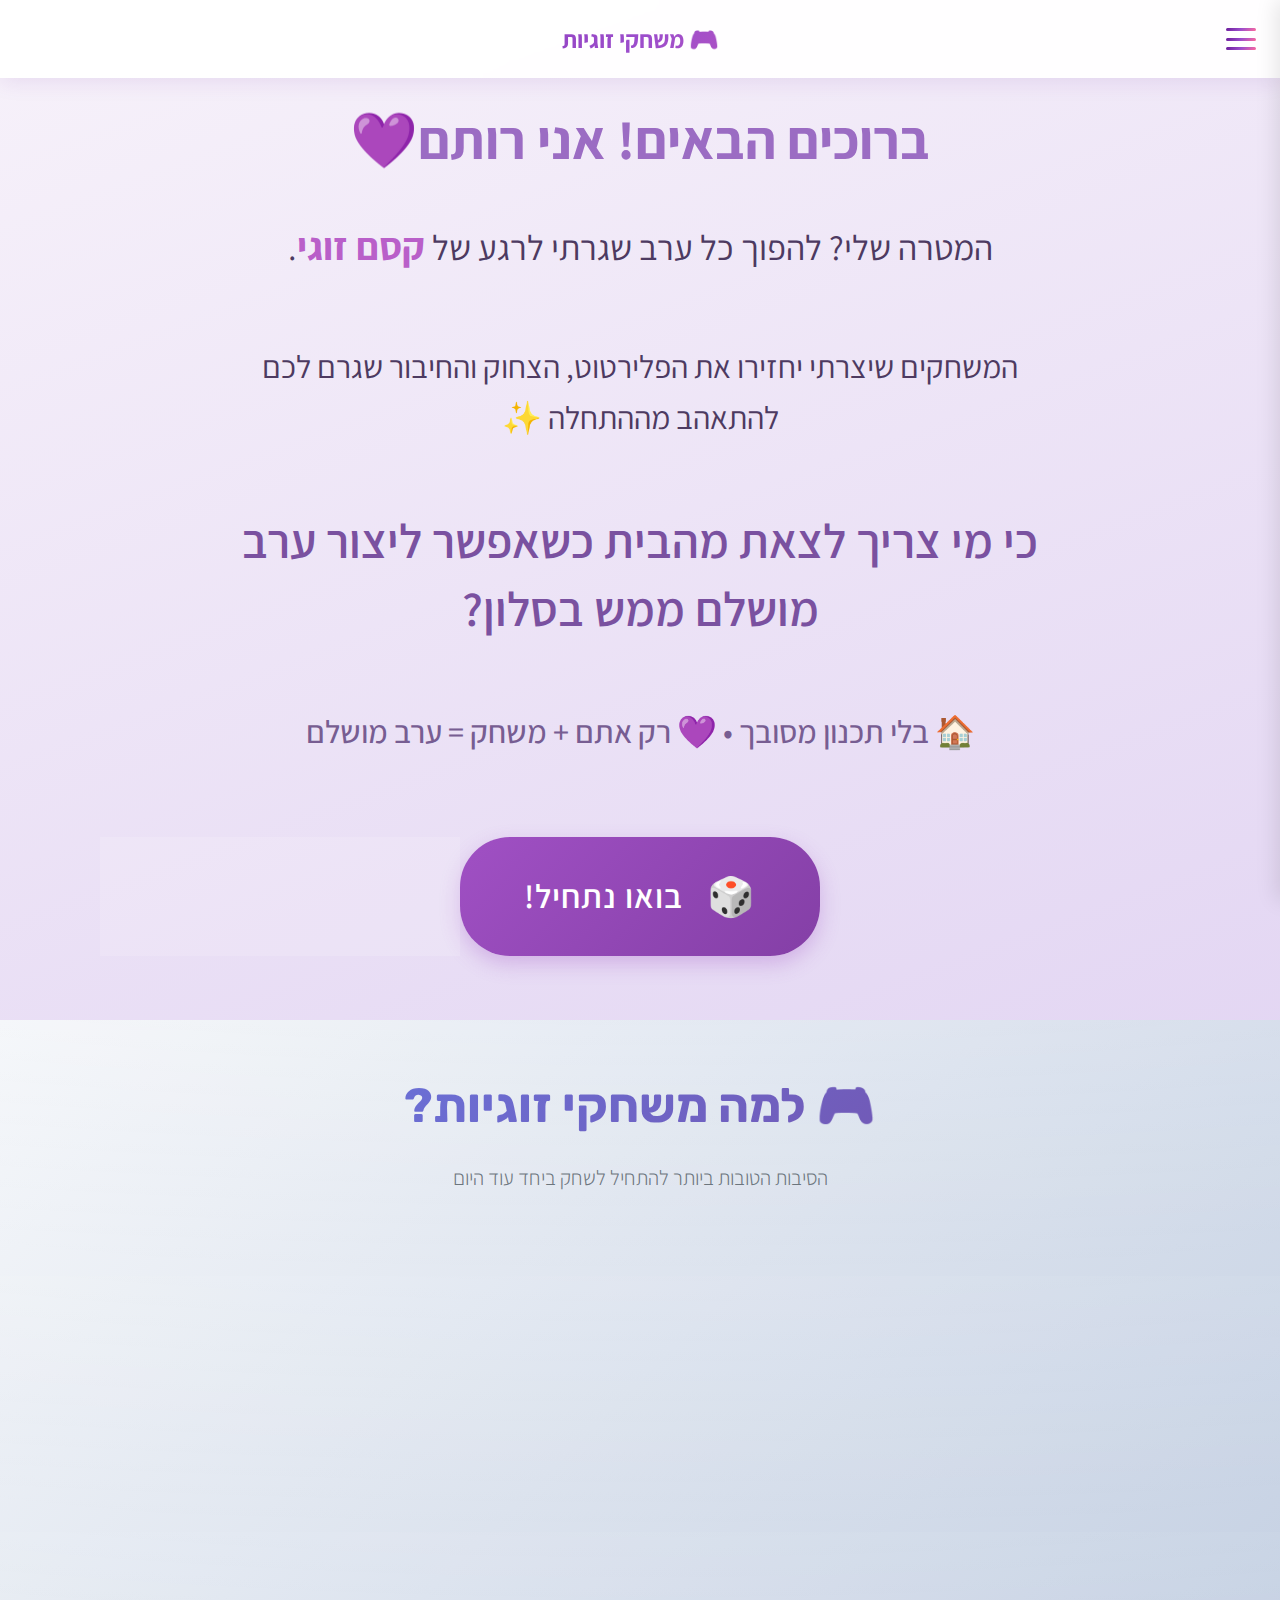
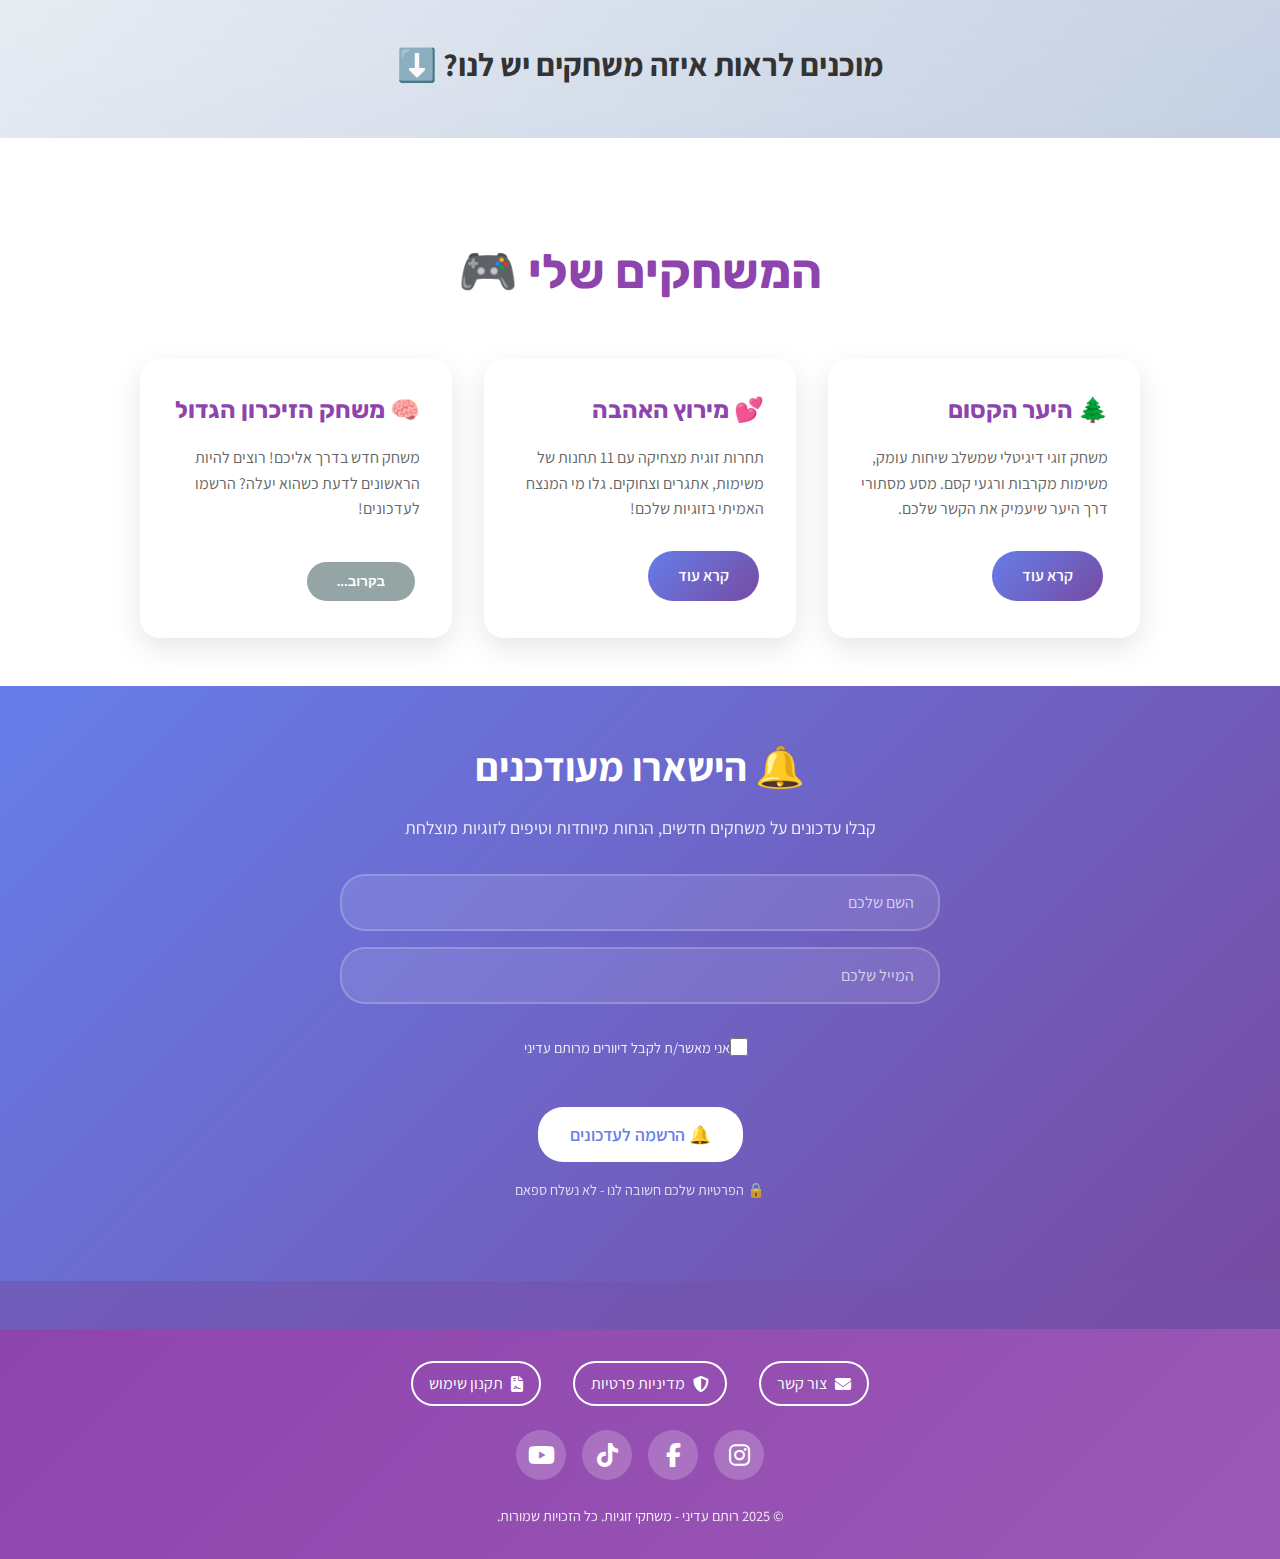
<file: index.html>
<!DOCTYPE html>
<html lang="he" dir="rtl">
<head>
  <meta charset="UTF-8">
  <meta name="viewport" content="width=device-width, initial-scale=1.0">
  <title>משחקי זוגיות - רותם עדיני</title>
  
  <!-- Fonts -->
  <link href="https://fonts.googleapis.com/css2?family=Alef:wght@400;700&family=Assistant:wght@300;400;600;700&family=Rubik:wght@300;400;500;600;700&display=swap" rel="stylesheet">
  <link rel="stylesheet" href="https://cdnjs.cloudflare.com/ajax/libs/font-awesome/6.5.0/css/all.min.css">
  
  <!-- Styles -->
  <link rel="stylesheet" href="css/main.css">
  <link rel="stylesheet" href="css/homepage.css">
  
  <style>
/* Bridge Section Styles */
.bridge-section {
  background: linear-gradient(135deg, #f5f7fa 0%, #c3cfe2 100%);
  padding: 3rem 2rem;
  position: relative;
  overflow: hidden;
  margin-top: -2rem;
}

.bridge-section::before {
  content: '';
  position: absolute;
  top: 0;
  left: 0;
  right: 0;
  bottom: 0;
  background: url('data:image/svg+xml,<svg xmlns="http://www.w3.org/2000/svg" viewBox="0 0 100 20"><defs><radialGradient id="a" cx="50%" cy="0%" r="100%"><stop offset="0%" stop-color="%23fff" stop-opacity="0.1"/><stop offset="100%" stop-color="%23fff" stop-opacity="0"/></radialGradient></defs><ellipse cx="50%" cy="0%" rx="100%" ry="100%" fill="url(%23a)"/></svg>');
  pointer-events: none;
}

.bridge-content {
  max-width: 1200px;
  margin: 0 auto;
  position: relative;
  z-index: 1;
}

.section-header {
  text-align: center;
  margin-bottom: 4rem;
}

.section-header h2 {
  font-size: 3rem;
  font-weight: 700;
  background: linear-gradient(135deg, #667eea 0%, #764ba2 100%);
  -webkit-background-clip: text;
  -webkit-text-fill-color: transparent;
  background-clip: text;
  margin-bottom: 1rem;
  font-family: 'Rubik', sans-serif;
}

.section-subtitle {
  font-size: 1.3rem;
  color: #6c757d;
  font-weight: 300;
  max-width: 600px;
  margin: 0 auto;
  line-height: 1.6;
}

.benefits-grid {
  display: grid;
  grid-template-columns: repeat(auto-fit, minmax(350px, 1fr));
  gap: 2rem;
  margin-bottom: 4rem;
}

.benefit-card {
  background: white;
  border-radius: 20px;
  padding: 2.5rem;
  box-shadow: 0 10px 30px rgba(0,0,0,0.1);
  transition: all 0.3s ease;
  position: relative;
  overflow: hidden;
  text-align: center;
}

.benefit-card::before {
  content: '';
  position: absolute;
  top: 0;
  left: 0;
  right: 0;
  height: 4px;
  background: linear-gradient(135deg, #667eea 0%, #764ba2 100%);
}

.benefit-card:hover {
  transform: translateY(-10px);
  box-shadow: 0 20px 40px rgba(0,0,0,0.15);
}

.benefit-icon {
  margin-bottom: 1.5rem;
}

.icon-circle {
  width: 80px;
  height: 80px;
  background: linear-gradient(135deg, #667eea 0%, #764ba2 100%);
  border-radius: 50%;
  display: flex;
  align-items: center;
  justify-content: center;
  margin: 0 auto;
  transition: all 0.3s ease;
}

.benefit-card:hover .icon-circle {
  transform: scale(1.1) rotate(360deg);
}

.icon-circle i {
  font-size: 2rem;
  color: white;
}

.benefit-content h3 {
  font-size: 1.5rem;
  font-weight: 600;
  color: #2c3e50;
  margin-bottom: 1rem;
  font-family: 'Rubik', sans-serif;
}

.benefit-content p {
  color: #6c757d;
  line-height: 1.7;
  margin-bottom: 1.5rem;
  font-size: 1rem;
}

.scroll-hint {
  text-align: center;
  margin-top: 3rem;
}

.scroll-hint p {
  font-size: 1.1rem;
  color: #6c757d;
  margin-bottom: 1rem;
  font-weight: 500;
}

.bounce-arrow {
  font-size: 2rem;
  animation: bounce 2s infinite;
  display: inline-block;
}

@keyframes bounce {
  0%, 20%, 50%, 80%, 100% {
    transform: translateY(0);
  }
  40% {
    transform: translateY(-10px);
  }
  60% {
    transform: translateY(-5px);
  }
}

/* Newsletter Section */
.newsletter-section {
  background: linear-gradient(135deg, #667eea 0%, #764ba2 100%);
  padding: 3rem 2rem;
  text-align: center;
  color: white;
  margin-top: -1rem;
}

.newsletter-section h2 {
  font-size: 2.5rem;
  margin-bottom: 1rem;
  font-weight: 700;
}

.newsletter-section p {
  font-size: 1.1rem;
  margin-bottom: 2rem;
  opacity: 0.9;
}

/* איפוס עיצוב SendMsg */
.newsletter-section .fc_container,
.newsletter-section .fc-div-struct,
.newsletter-section .tbody,
.newsletter-section .tr,
.newsletter-section .td {
  all: unset !important;
  display: block !important;
  box-sizing: border-box !important;
}

.newsletter-section .fc_container {
  max-width: 500px;
  margin: 0 auto;
  display: flex !important;
  flex-direction: column !important;
  gap: 1rem !important;
}

/* עיצוב השדות */
.newsletter-section .fc_input_text {
  width: 100% !important;
  padding: 1rem 1.5rem !important;
  border: 2px solid rgba(255,255,255,0.2) !important;
  border-radius: 25px !important;
  font-size: 1rem !important;
  font-family: 'Assistant', sans-serif !important;
  text-align: right !important;
  background: rgba(255,255,255,0.1) !important;
  color: white !important;
  transition: all 0.3s ease !important;
  box-sizing: border-box !important;
  outline: none !important;
  margin: 0 !important;
}

.newsletter-section .fc_input_text::placeholder {
  color: rgba(255,255,255,0.7) !important;
}

.newsletter-section .fc_input_text:focus {
  background: rgba(255,255,255,0.2) !important;
  border-color: rgba(255,255,255,0.5) !important;
  box-shadow: 0 0 0 3px rgba(255,255,255,0.1) !important;
}

/* עיצוב הכפתור */
.newsletter-section .fc_button {
  background: white !important;
  color: #667eea !important;
  padding: 1rem 2rem !important;
  border: none !important;
  border-radius: 25px !important;
  font-size: 1.1rem !important;
  font-weight: 600 !important;
  font-family: 'Assistant', sans-serif !important;
  cursor: pointer !important;
  transition: all 0.3s ease !important;
  width: auto !important;
  margin: 1rem auto 0 auto !important;
  display: block !important;
}

.newsletter-section .fc_button:hover {
  transform: translateY(-2px) !important;
  box-shadow: 0 10px 25px rgba(0,0,0,0.2) !important;
}

.newsletter-section .fc_button:disabled {
  opacity: 0.7 !important;
  cursor: not-allowed !important;
  transform: none !important;
}

/* עיצוב הצ'קבוקס */
.newsletter-section .fc-confirm-row {
  display: flex !important;
  align-items: center !important;
  justify-content: center !important;
  gap: 0.5rem !important;
  margin: 1rem 0 !important;
  font-size: 0.9rem !important;
}

.newsletter-section .fc_confirm {
  width: 18px !important;
  height: 18px !important;
  accent-color: white !important;
  margin: 0 8px 0 0 !important;
}

.newsletter-section .fc_confirm_text {
  color: white !important;
  font-size: 0.9rem !important;
  opacity: 0.9 !important;
}

.newsletter-section label {
  display: flex !important;
  align-items: center !important;
  cursor: pointer !important;
}

/* Popup Styles */
.popup-overlay {
  position: fixed;
  top: 0;
  left: 0;
  width: 100%;
  height: 100%;
  background: rgba(0, 0, 0, 0.8);
  display: none;
  justify-content: center;
  align-items: center;
  z-index: 10000;
  backdrop-filter: blur(5px);
}

.popup-overlay.active {
  display: flex;
}

.popup-content {
  background: white;
  border-radius: 20px;
  padding: 3rem;
  max-width: 500px;
  width: 90%;
  text-align: center;
  position: relative;
  box-shadow: 0 20px 60px rgba(0,0,0,0.3);
  animation: popupSlideIn 0.3s ease-out;
}

@keyframes popupSlideIn {
  from {
    opacity: 0;
    transform: scale(0.8) translateY(-50px);
  }
  to {
    opacity: 1;
    transform: scale(1) translateY(0);
  }
}

.popup-close {
  position: absolute;
  top: 1rem;
  left: 1rem;
  background: none;
  border: none;
  font-size: 1.5rem;
  color: #999;
  cursor: pointer;
  transition: color 0.3s ease;
}

.popup-close:hover {
  color: #333;
}

.popup-icon {
  font-size: 4rem;
  margin-bottom: 1rem;
  background: linear-gradient(135deg, #667eea 0%, #764ba2 100%);
  -webkit-background-clip: text;
  -webkit-text-fill-color: transparent;
  background-clip: text;
}

.popup-title {
  font-size: 2rem;
  font-weight: 700;
  color: #2c3e50;
  margin-bottom: 1rem;
  font-family: 'Rubik', sans-serif;
}

.popup-text {
  font-size: 1.1rem;
  color: #6c757d;
  line-height: 1.6;
  margin-bottom: 2rem;
}

.popup-button {
  background: linear-gradient(135deg, #667eea 0%, #764ba2 100%);
  color: white;
  border: none;
  padding: 1rem 2rem;
  border-radius: 25px;
  font-size: 1.1rem;
  font-weight: 600;
  cursor: pointer;
  transition: all 0.3s ease;
  text-decoration: none;
  display: inline-block;
}

.popup-button:hover {
  transform: translateY(-2px);
  box-shadow: 0 10px 25px rgba(102, 126, 234, 0.3);
}

/* Responsive Design */
@media (max-width: 768px) {
  .bridge-section {
    padding: 2rem 1rem;
    margin-top: -1rem;
  }
  
  .section-header h2 {
    font-size: 2.5rem;
  }
  
  .section-subtitle {
    font-size: 1.1rem;
  }
  
  .benefits-grid {
    grid-template-columns: 1fr;
    gap: 1.5rem;
  }
  
  .benefit-card {
    padding: 2rem;
  }
  
  .newsletter-section {
    padding: 2rem 1rem;
    margin-top: -1rem;
  }
  
  .newsletter-section h2 {
    font-size: 2rem;
  }
  
  .newsletter-section .fc_input_text {
    font-size: 16px !important; /* מונע zoom באייפון */
  }

  .popup-content {
    padding: 2rem;
    margin: 1rem;
  }
  
  .popup-title {
    font-size: 1.5rem;
  }
  
  .popup-icon {
    font-size: 3rem;
  }

  #games.games-section {
    padding: 2rem 1rem;
    margin-top: -1rem;
  }
}

@media (max-width: 480px) {
  .section-header h2 {
    font-size: 2rem;
  }
  
  .benefit-card {
    padding: 1.5rem;
  }
  
  .icon-circle {
    width: 60px;
    height: 60px;
  }
  
  .icon-circle i {
    font-size: 1.5rem;
  }
}

.cta-button {
  display: inline-block;
  background: linear-gradient(135deg, #667eea 0%, #764ba2 100%);
  color: white;
  padding: 1rem 2rem;
  text-decoration: none;
  border-radius: 25px;
  font-weight: 600;
  font-size: 1.1rem;
  transition: all 0.3s ease;
  cursor: pointer;
}

.cta-button:hover {
  transform: translateY(-2px);
  box-shadow: 0 10px 25px rgba(102, 126, 234, 0.3);
}

.cta-button i {
  margin-left: 0.5rem;
}

.cta-button {
  display: inline-block !important;
  background: linear-gradient(135deg, #667eea 0%, #764ba2 100%) !important;
  color: white !important;
  padding: 1rem 2rem !important;
  text-decoration: none !important;
  border: none !important;
  border-radius: 25px !important;
  font-weight: 600 !important;
  font-size: 1.1rem !important;
  transition: all 0.3s ease !important;
  cursor: pointer !important;
  outline: none !important;
}

.cta-button:hover {
  transform: translateY(-2px) !important;
  box-shadow: 0 10px 25px rgba(102, 126, 234, 0.3) !important;
  background: linear-gradient(135deg, #5a6fd8 0%, #6a3e90 100%) !important;
}

.cta-button i {
  margin-left: 0.5rem !important;
}
</style>
</head>
<body>
  <!-- Header אחיד -->
  <header id="header">
    <h1>🎮 משחקי זוגיות</h1>
    <div class="hamburger" onclick="toggleSidebar()">
      <span></span>
      <span></span>
      <span></span>
    </div>
  </header>

  <!-- Sidebar -->
  <nav class="sidebar" id="sidebar">
    <a href="index.html">🏠 דף הבית</a>
    <a href="forest-game.html">🌲 היער הקסום</a>
    <a href="race-game.html">💕 מירוץ האהבה</a>
    <a href="#newsletter">📧 הרשמה לעדכונים</a>
    <a href="contact.html">📞 צור קשר</a>
    <a href="privacy-policy.html">🔒 מדיניות פרטיות</a>
    <a href="terms.html">📋 תקנון</a>
  </nav>

  <!-- Overlay -->
  <div class="overlay" id="overlay" onclick="toggleSidebar()"></div>


<section class="hero-classic-purple">
  <div class="hero-content-classic-purple">
    

    <div class="personal-intro-classic-purple">
      <h3 class="intro-greeting-classic-purple">ברוכים הבאים! אני רותם💜</h3>
      <p class="mission-statement-classic-purple">
      המטרה שלי? להפוך כל ערב שגרתי לרגע של
        <span class="special-word-classic-purple">קסם זוגי</span>.
      </p>
    </div>

    <div class="main-promise-classic-purple">
      <p class="promise-text-classic-purple">
       המשחקים שיצרתי יחזירו את הפלירטוט, הצחוק והחיבור שגרם לכם להתאהב מההתחלה ✨


      </p>
    </div>

    <div class="compelling-question-classic-purple">
      <h3 class="question-text-classic-purple">
       כי מי צריך לצאת מהבית כשאפשר ליצור ערב מושלם ממש בסלון?
      </h3>
    </div>

    <div class="simple-benefits-classic-purple">
      <p class="benefit-line-classic-purple">
        🏠 בלי תכנון מסובך • 💜 רק אתם + משחק = ערב מושלם
      </p>
    </div>

    <div class="action-area-classic-purple">
      <a href="#games" class="main-cta-classic-purple">
        <span class="cta-icon-classic-purple">🎲</span>
        <span class="cta-text-classic-purple">בואו נתחיל!</span>
      </a>
    </div>
  </div>
</section>

<style>
  @import url("https://fonts.googleapis.com/css2?family=Assistant:wght@400;600;700&family=Alef&display=swap");

  .hero-classic-purple {
    background: linear-gradient(160deg, #f7f2fa 0%, #e3d6f3 100%);
    min-height: 100vh;
    display: flex;
    align-items: center;
    padding: 6rem 2rem;
    direction: rtl;
    color: #3c2a4d;
    font-family: 'Assistant', sans-serif;
  }

  .hero-content-classic-purple {
    max-width: 900px;
    margin: 0 auto;
    text-align: center;
    animation: fadeInSlideUp 1.2s ease-out forwards;
  }

  @keyframes fadeInSlideUp {
    from {
      opacity: 0;
      transform: translateY(20px);
    }
    to {
      opacity: 1;
      transform: translateY(0);
    }
  }

  .main-title-classic-purple {
    font-family: "Assistant", sans-serif;
    font-size: 5rem;
    font-weight: 700;
    color: #5e3c82;
    margin-bottom: 3rem;
    text-shadow: 0 2px 6px rgba(0, 0, 0, 0.05);
  }

  .heart-icon-classic {
    color: #b95fc9;
    font-size: 1em;
    vertical-align: middle;
  }

  .intro-greeting-classic-purple {
    font-family: "Assistant", sans-serif;
    font-size: 3.4rem;
    font-weight: 700;
    color: #9b6cc3;
    margin-bottom: 2rem;
  }

  .mission-statement-classic-purple {
    font-size: 2.2rem;
    color: #4d3a61;
    font-weight: 400;
    line-height: 1.6;
    max-width: 850px;
    margin: 0 auto;
  }

  .special-word-classic-purple {
    color: #b95fc9;
    font-weight: 700;
    font-size: 1.1em;
  }

  .main-promise-classic-purple,
  .compelling-question-classic-purple,
  .simple-benefits-classic-purple {
    margin: 4rem 0;
  }

  .promise-text-classic-purple {
    font-size: 2rem;
    color: #4d3a61;
    font-weight: 400;
    line-height: 1.6;
    max-width: 850px;
    margin: 0 auto;
  }

  .question-text-classic-purple {
    font-family: "Assistant", sans-serif;
    font-size: 3rem;
    color: #7a51a0;
    font-weight: 600;
    line-height: 1.4;
  }

  .benefit-line-classic-purple {
    font-size: 2rem;
    color: #775d92;
    font-weight: 500;
  }

  .action-area-classic-purple {
    margin-top: 5rem;
  }

  .main-cta-classic-purple {
    display: inline-flex;
    align-items: center;
    gap: 1.5rem;
    background: linear-gradient(135deg, #a050c4, #843fa6);
    color: white;
    font-size: 2.1rem;
    font-weight: 600;
    padding: 1.8rem 4rem;
    border-radius: 50px;
    text-decoration: none;
    text-transform: uppercase;
    letter-spacing: 1px;
    box-shadow: 0 8px 20px rgba(160, 80, 196, 0.3);
    transition: all 0.3s ease-in-out;
    border: none;
    position: relative;
    z-index: 1;
    font-family: "Assistant", sans-serif;
  }

  .main-cta-classic-purple::before {
    content: "";
    position: absolute;
    top: 0;
    left: -100%;
    width: 100%;
    height: 100%;
    background: rgba(255, 255, 255, 0.15);
    transition: all 0.3s ease-out;
    z-index: -1;
  }

  .main-cta-classic-purple:hover::before {
    left: 0;
  }

  .main-cta-classic-purple:hover {
    transform: translateY(-3px) scale(1.02);
    box-shadow: 0 12px 24px rgba(160, 80, 196, 0.45);
  }

  .cta-icon-classic-purple {
    font-size: 2.4rem;
    transition: transform 0.3s ease;
  }

  .main-cta-classic-purple:hover .cta-icon-classic-purple {
    transform: rotate(6deg);
  }

  @media (max-width: 768px) {
    .main-title-classic-purple {
      font-size: 4rem;
    }

    .intro-greeting-classic-purple {
      font-size: 2.8rem;
    }

    .mission-statement-classic-purple,
    .promise-text-classic-purple {
      font-size: 1.9rem;
    }

    .question-text-classic-purple {
      font-size: 2.5rem;
    }

    .benefit-line-classic-purple {
      font-size: 1.8rem;
    }

    .main-cta-classic-purple {
      font-size: 1.8rem;
      padding: 1.5rem 3.5rem;
    }
  }

  @media (max-width: 480px) {
    .main-title-classic-purple {
      font-size: 3.2rem;
    }

    .intro-greeting-classic-purple {
      font-size: 2.4rem;
    }

    .mission-statement-classic-purple,
    .promise-text-classic-purple {
      font-size: 1.6rem;
    }

    .question-text-classic-purple {
      font-size: 2rem;
    }

    .benefit-line-classic-purple {
      font-size: 1.6rem;
    }

    .main-cta-classic-purple {
      font-size: 1.6rem;
      padding: 1.3rem 2.8rem;
    }
  }
</style>


  <!-- Bridge Section -->
  <section class="bridge-section">
    <div class="bridge-content">
      <div class="section-header">
        <h2>🎮 למה משחקי זוגיות?</h2>
        <p class="section-subtitle">הסיבות הטובות ביותר להתחיל לשחק ביחד עוד היום</p>
      </div>
      
      <div class="benefits-grid">
        <div class="benefit-card">
          <div class="benefit-icon">
            <div class="icon-circle">
              <i class="fas fa-home"></i>
            </div>
          </div>
          <div class="benefit-content">
            <h3>בנוחות של הבית</h3>
            <p>בלי תכנון מורכב, בלי איפור מיוחד, בלי חיפוש אחר בייביסיטר. פשוט אתם, הספה והמשחק</p>
          </div>
        </div>

        <div class="benefit-card">
          <div class="benefit-icon">
            <div class="icon-circle">
              <i class="fas fa-heart"></i>
            </div>
          </div>
          <div class="benefit-content">
            <h3>חיבור אמיתי</h3>
            <p>שיחות מעמיקות, צחוקים ללא הפסקה ורגעי קרבה שתזכרו עוד הרבה זמן אחרי המשחק</p>
          </div>
        </div>

        <div class="benefit-card">
          <div class="benefit-icon">
            <div class="icon-circle">
              <i class="fas fa-clock"></i>
            </div>
          </div>
          <div class="benefit-content">
            <h3>מתי שבא לכם</h3>
            <p>אין לוחות זמנים, אין הזמנות מראש. רק שעה-שעתיים של כיף טהור במועד הנוח לכם</p>
          </div>
        </div>
      </div>

      <div class="scroll-hint">
        <h1>מוכנים לראות איזה משחקים יש לנו?  <div class="bounce-arrow">⬇️</div> </h1>
       
      </div>
    </div>
  </section>

  <!-- Games Section -->
  <section id="games" class="games-section">
    <div class="games-container">
      <h1 style="text-align: center; font-size: 3rem; color: #8e44ad; margin: 2rem 0 3rem; font-family: 'Rubik', sans-serif;">
        המשחקים שלי 🎮
      </h1>
      
      <div class="games-grid">
        <!-- משחק היער הקסום -->
        <div class="game-card">
          <div class="game-card-content">
            <h3>🌲 היער הקסום</h3>
            <p>משחק זוגי דיגיטלי שמשלב שיחות עומק, משימות מקרבות ורגעי קסם. מסע מסתורי דרך היער שיעמיק את הקשר שלכם.</p>
            <a href="forest-game.html" class="btn-primary">קרא עוד</a>
          </div>
        </div>
        
        <!-- משחק מירוץ האהבה -->
        <div class="game-card">
          <div class="game-card-content">
            <h3>💕 מירוץ האהבה</h3>
            <p>תחרות זוגית מצחיקה עם 11 תחנות של משימות, אתגרים וצחוקים. גלו מי המנצח האמיתי בזוגיות שלכם!</p>
            <a href="race-game.html" class="btn-primary">קרא עוד</a>
          </div>
        </div>
        
        <!-- משחק הזיכרון הגדול -->
        <div class="game-card">
          <div class="game-card-content">
            <h3>🧠 משחק הזיכרון הגדול</h3>
            <p>משחק חדש בדרך אליכם! רוצים להיות הראשונים לדעת כשהוא יעלה? הרשמו לעדכונים!</p>
            <button onclick="openMemoryGamePopup()" class="btn-primary" style="background: #95a5a6; cursor: pointer; border: none;">בקרוב...</button>
          </div>
        </div>
      </div>
    </div>
  </section>

  <!-- Popup for Memory Game -->
  <div id="memoryGamePopup" class="popup-overlay">
    <div class="popup-content">
      <button class="popup-close" onclick="closeMemoryGamePopup()">
        <i class="fas fa-times"></i>
      </button>
      
      <div class="popup-icon">🧠✨</div>
      
      <h2 class="popup-title">משחק זוגי חדש בדרך!</h2>
      
      <p class="popup-text">
        תישארו מעודכנים!<br>
        מוזמנים להירשם לרשימת התפוצה שלנו<br>
        כדי לא לפספס כשהמשחק יוצא
      </p>
      
      <a href="#newsletter" class="popup-button" onclick="closeMemoryGamePopup()">
        <i class="fas fa-envelope"></i> הירשמו לעדכונים
      </a>
    </div>
  </div>

  <!-- Newsletter Section -->
  <section id="newsletter" class="newsletter-section">
    <div class="newsletter-content">
      <h2>🔔 הישארו מעודכנים</h2>
      <p>קבלו עדכונים על משחקים חדשים, הנחות מיוחדות וטיפים לזוגיות מוצלחת</p>
      
      <!-- SendMsg Form מותאם -->
      <form id="containingDiv7eaada0" class="fc_container fc-bg-img type-horizontal field-inside" action="https://panel.sendmsg.co.il/AddUserFromSite.aspx" method="post" target="stay_iframe" lang="heb">
        
        <!-- שם -->
        <div class="tr fc-row-field">
          <div class="td fc-cell-field">
            <input maxlength="250" type="text" id="1" name="1" data-fc-type="text" class="fc_input_text" data-fc-id="1" data-fc-must-fill="true" placeholder="השם שלכם" required>
          </div>
        </div>
        
        <!-- מייל -->
        <div class="tr fc-row-field">
          <div class="td fc-cell-field">
            <input type="email" id="email" name="eMail" class="fc_input_text" data-fc-id="email" data-fc-must-fill="true" placeholder="המייל שלכם" required>
          </div>
        </div>
        
        <!-- אישור דיוור -->
        <div class="tr fc-row fc-row-field fc-checkbox-row fc-confirm-row fc-colspan">
          <div class="td fc-cell fc-cell-field fc-cell-text" colspan="2">
            <label>
              <input type="checkbox" class="fc_confirm" id="confirm" name="confirm" data-fc-id="confirm" data-fc-type="confirm" value="1" required>
              <span class="fc-text fc_confirm_text">
                אני מאשר/ת לקבל דיוורים מרותם עדיני
              </span>
            </label>
          </div>
        </div>
        
        <!-- כפתור שליחה -->
        <div class="tr fc-button-row fc-hidden-row fc-colspan">
          <div colspan="2" style="padding-top:7px;text-align:center;" class="td fc-cell-text">
            <input value="🔔 הרשמה לעדכונים" class="MustField fc_button" type="submit">
            <input type="hidden" class="MustField" name="form" value="340454__79cf4669-7e4a-4608-844b-b611053ffd47" data-fc-id="form">
          </div>
        </div>
        
      </form>
      
      <!-- iframe נסתר -->
      <iframe name="stay_iframe" style="display: none;"></iframe>
      
      <p style="font-size: 0.9rem; margin-top: 1rem; opacity: 0.8;">
        🔒 הפרטיות שלכם חשובה לנו - לא נשלח ספאם
      </p>
    </div>
  </section>

  <!-- Footer -->
  <footer id="contact" class="footer" style="background: linear-gradient(135deg, #8e44ad, #9b59b6); color: white; text-align: center; padding: 2rem 1rem; margin-top: 3rem;">
    <div class="footer-links" style="display: flex; justify-content: center; gap: 2rem; margin-bottom: 1.5rem; flex-wrap: wrap;">
      <a href="contact.html" style="color: white; text-decoration: none; padding: 0.5rem 1rem; border: 2px solid white; border-radius: 25px; transition: all 0.3s ease; display: inline-flex; align-items: center; gap: 0.5rem;">
        <i class="fas fa-envelope"></i> צור קשר
      </a>
      <a href="privacy-policy.html" style="color: white; text-decoration: none; padding: 0.5rem 1rem; border: 2px solid white; border-radius: 25px; transition: all 0.3s ease; display: inline-flex; align-items: center; gap: 0.5rem;">
        <i class="fas fa-shield-alt"></i> מדיניות פרטיות
      </a>
      <a href="terms.html" style="color: white; text-decoration: none; padding: 0.5rem 1rem; border: 2px solid white; border-radius: 25px; transition: all 0.3s ease; display: inline-flex; align-items: center; gap: 0.5rem;">
        <i class="fas fa-file-contract"></i> תקנון שימוש
      </a>
    </div>
    
    <div class="social" style="display: flex; justify-content: center; gap: 1rem; margin-bottom: 1.5rem;">
      <a href="https://www.instagram.com/rotem_adini?igsh=MTFrd3VlOXdqdDVubQ%3D%3D&utm_source=qr" target="_blank" class="instagram" aria-label="אינסטגרם" style="color: white; font-size: 1.5rem; width: 50px; height: 50px; border-radius: 50%; background: rgba(255,255,255,0.2); display: flex; align-items: center; justify-content: center; transition: all 0.3s ease; text-decoration: none;">
        <i class="fab fa-instagram"></i>
      </a>
      <a href="https://www.facebook.com/share/16WJDMpdpV/?mibextid=wwXIfr" target="_blank" class="facebook" aria-label="פייסבוק" style="color: white; font-size: 1.5rem; width: 50px; height: 50px; border-radius: 50%; background: rgba(255,255,255,0.2); display: flex; align-items: center; justify-content: center; transition: all 0.3s ease; text-decoration: none;">
        <i class="fab fa-facebook-f"></i>
      </a>
      <a href="https://www.tiktok.com/@rotem_adini?_t=ZS-8xCVScFHbYF&_r=1" target="_blank" class="tiktok" aria-label="טיקטוק" style="color: white; font-size: 1.5rem; width: 50px; height: 50px; border-radius: 50%; background: rgba(255,255,255,0.2); display: flex; align-items: center; justify-content: center; transition: all 0.3s ease; text-decoration: none;">
        <i class="fab fa-tiktok"></i>
      </a>
      <a href="https://www.youtube.com/@rotemadini" target="_blank" class="youtube" aria-label="יוטיוב" style="color: white; font-size: 1.5rem; width: 50px; height: 50px; border-radius: 50%; background: rgba(255,255,255,0.2); display: flex; align-items: center; justify-content: center; transition: all 0.3s ease; text-decoration: none;">
        <i class="fab fa-youtube"></i>
      </a>
    </div>
    
    <p style="margin: 0; font-size: 0.9rem; opacity: 0.9;">&copy; 2025 רותם עדיני - משחקי זוגיות. כל הזכויות שמורות.</p>
  </footer>

  <style>
  .footer a:hover {
    background: white !important;
    color: #8e44ad !important;
    transform: translateY(-2px);
  }
  .social a:hover {
    background: white !important;
    color: #8e44ad !important;
    transform: scale(1.1);
  }
  </style>

  <!-- JavaScript -->
  <script>
document.addEventListener('DOMContentLoaded', function() {
  console.log('Script loaded successfully');

  // Sidebar functionality
  function toggleSidebar() {
    const sidebar = document.getElementById('sidebar');
    const overlay = document.getElementById('overlay');
    const hamburger = document.querySelector('.hamburger');
    
    sidebar.classList.toggle('open');
    overlay.classList.toggle('active');
    hamburger.classList.toggle('active');
  }
  
  // Make toggleSidebar global for onclick
  window.toggleSidebar = toggleSidebar;

  // Memory Game Popup functions
  window.openMemoryGamePopup = function() {
    const popup = document.getElementById('memoryGamePopup');
    popup.classList.add('active');
    document.body.style.overflow = 'hidden'; // Prevent background scrolling
  };

  window.closeMemoryGamePopup = function() {
    const popup = document.getElementById('memoryGamePopup');
    popup.classList.remove('active');
    document.body.style.overflow = 'auto'; // Restore scrolling
  };

  // Close popup when clicking outside
  document.getElementById('memoryGamePopup').addEventListener('click', function(e) {
    if (e.target === this) {
      closeMemoryGamePopup();
    }
  });

  // Close popup with Escape key
  document.addEventListener('keydown', function(e) {
    if (e.key === 'Escape') {
      closeMemoryGamePopup();
    }
  });

  // Smooth scrolling for all anchor links
  document.querySelectorAll('a[href^="#"]').forEach(anchor => {
    anchor.addEventListener('click', function (e) {
      console.log('Link clicked:', this.getAttribute('href'));
      
      e.preventDefault();
      const targetId = this.getAttribute('href');
      const target = document.querySelector(targetId);
      
      if (target) {
        console.log('Target found, scrolling to:', targetId);
        
        // Close sidebar if open
        const sidebar = document.getElementById('sidebar');
        const overlay = document.getElementById('overlay');
        const hamburger = document.querySelector('.hamburger');
        
        if (sidebar) sidebar.classList.remove('open');
        if (overlay) overlay.classList.remove('active');
        if (hamburger) hamburger.classList.remove('active');
        
        // Smooth scroll
        target.scrollIntoView({
          behavior: 'smooth',
          block: 'start'
        });
        
        console.log('Scrolled successfully');
      } else {
        console.log('Target not found:', targetId);
      }
    });
  });

  // Mark current page in sidebar
  const currentPage = window.location.pathname.split('/').pop() || 'index.html';
  const sidebarLinks = document.querySelectorAll('.sidebar a');
  
  sidebarLinks.forEach(link => {
    const linkPage = link.getAttribute('href');
    if (linkPage === currentPage || 
        (currentPage === '' && linkPage === 'index.html') ||
        (currentPage === 'index.html' && linkPage === 'index.html')) {
      link.style.background = 'var(--gradient-primary)';
      link.style.color = 'white';
    }
  });

  // Newsletter form validation
  const form = document.getElementById('containingDiv7eaada0');
  if (form) {
    const submitBtn = form.querySelector('.fc_button');
    
    form.addEventListener('submit', function(e) {
      const nameInput = form.querySelector('input[name="1"]');
      const emailInput = form.querySelector('input[name="eMail"]');
      const confirmCheckbox = form.querySelector('input[name="confirm"]');
      
      if (!nameInput.value.trim()) {
        alert('אנא מלאו את השם');
        nameInput.focus();
        e.preventDefault();
        return false;
      }
      
      if (!emailInput.value.trim()) {
        alert('אנא מלאו את כתובת המייל');
        emailInput.focus();
        e.preventDefault();
        return false;
      }
      
      if (!confirmCheckbox.checked) {
        alert('יש לאשר קבלת דיוורים על מנת להירשם');
        confirmCheckbox.focus();
        e.preventDefault();
        return false;
      }
      
      // Loading effect
      const originalText = submitBtn.value;
      submitBtn.value = '⏳ שולח...';
      submitBtn.disabled = true;
      
      setTimeout(() => {
        submitBtn.value = '✅ נשלח בהצלחה!';
        setTimeout(() => {
          submitBtn.value = originalText;
          submitBtn.disabled = false;
          form.reset();
        }, 3000);
      }, 1500);
    });
  }

  // Animate benefit cards
  const cards = document.querySelectorAll('.benefit-card');
  if (cards.length > 0) {
    const observerOptions = {
      threshold: 0.1,
      rootMargin: '0px 0px -50px 0px'
    };
    
    const observer = new IntersectionObserver((entries) => {
      entries.forEach((entry, index) => {
        if (entry.isIntersecting) {
          setTimeout(() => {
            entry.target.style.opacity = '1';
            entry.target.style.transform = 'translateY(0)';
          }, index * 200);
        }
      });
    }, observerOptions);
    
    cards.forEach(card => {
      card.style.opacity = '0';
      card.style.transform = 'translateY(30px)';
      card.style.transition = 'all 0.6s ease';
      observer.observe(card);
    });
  }
});
</script>

</body>
</html>
</file>
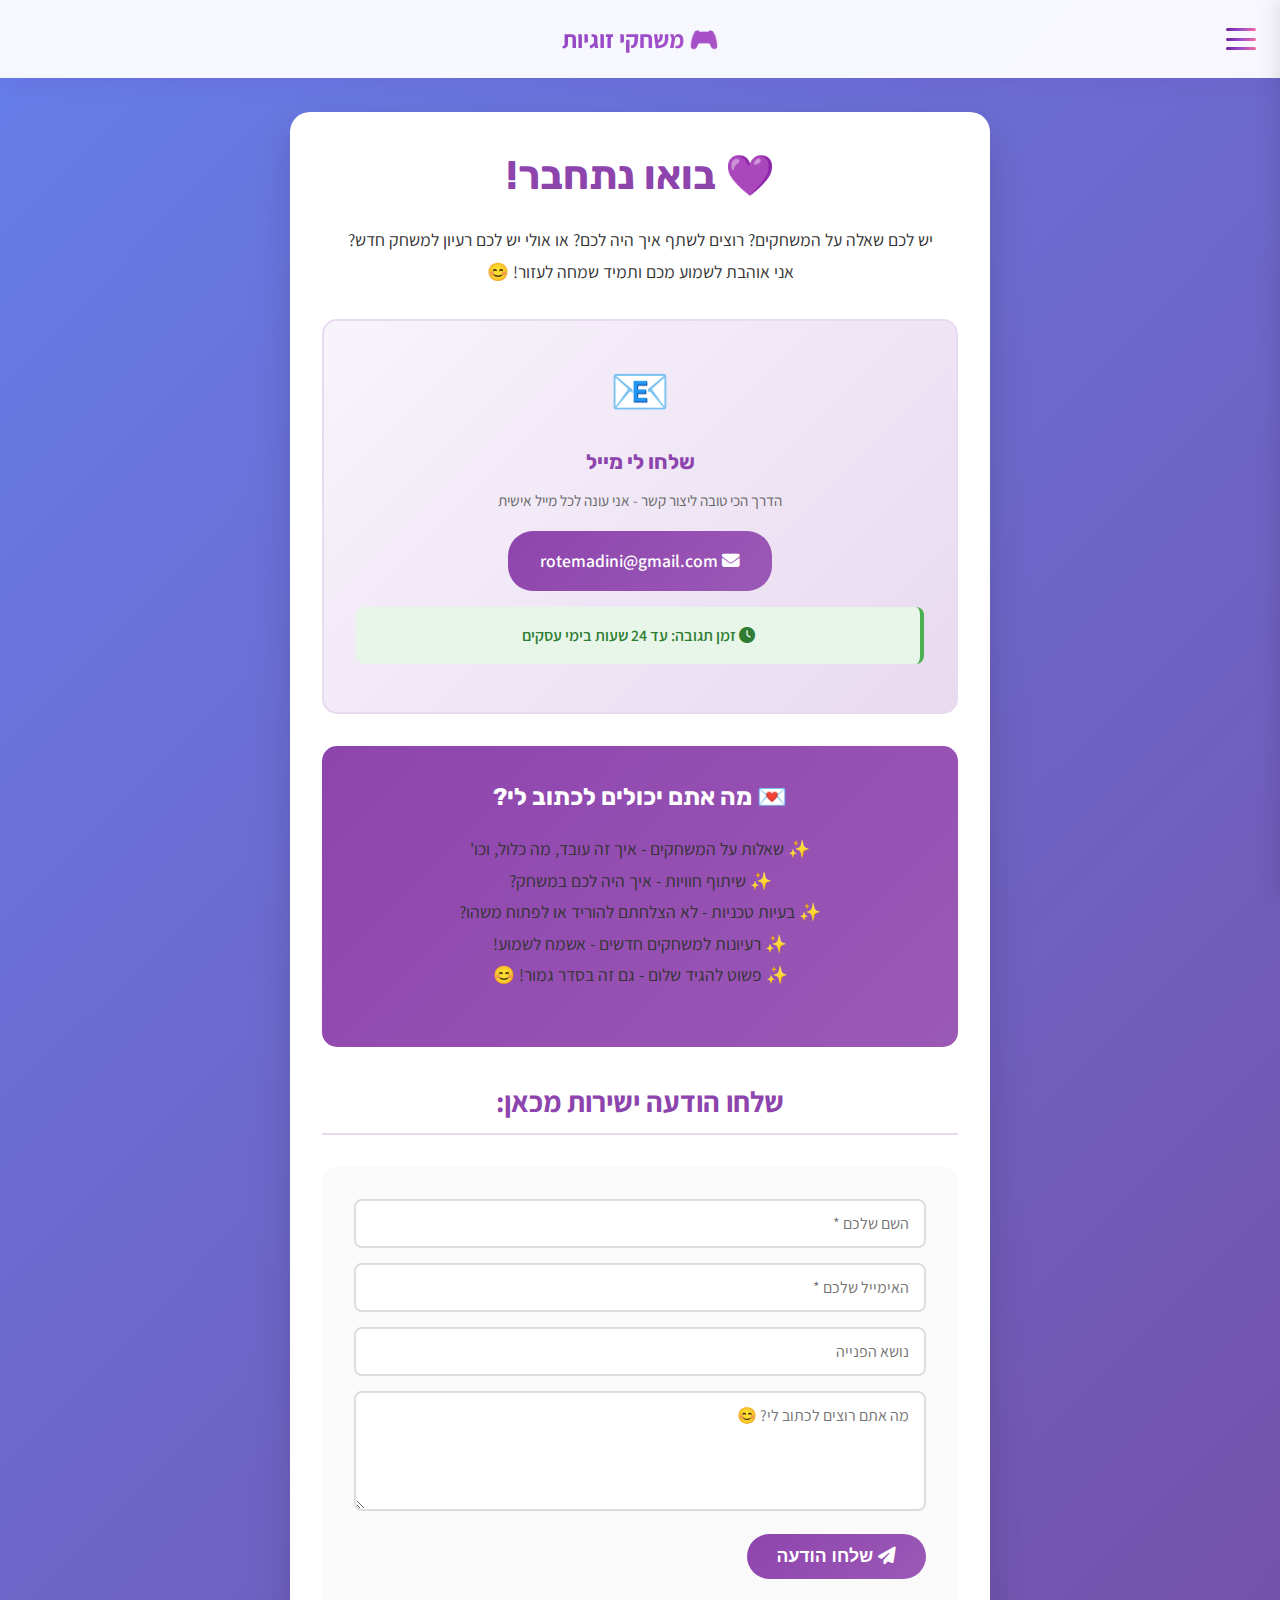
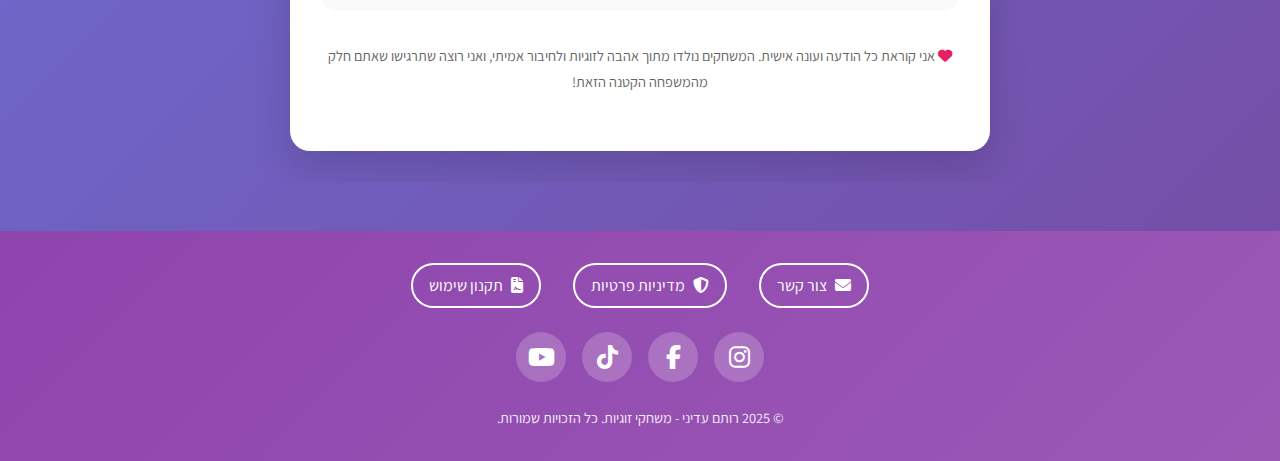
<file: contact.html>
<!DOCTYPE html>
<html lang="he" dir="rtl">
<head>
  <meta charset="UTF-8">
  <meta name="viewport" content="width=device-width, initial-scale=1.0">
  <title>צור קשר - משחקי זוגיות רותם עדיני</title>
  
  <!-- Fonts -->
  <link href="https://fonts.googleapis.com/css2?family=Assistant:wght@300;400;600;700&family=Rubik:wght@300;400;500;600;700&display=swap" rel="stylesheet">
  <link rel="stylesheet" href="https://cdnjs.cloudflare.com/ajax/libs/font-awesome/6.5.0/css/all.min.css">
  
  <!-- Styles -->
  <link rel="stylesheet" href="css/main.css">
  
  <style>
    body {
      background: linear-gradient(135deg, #667eea 0%, #764ba2 100%);
      min-height: 100vh;
      font-family: 'Assistant', sans-serif;
      margin: 0;
      padding: 0;
    }
    
    .contact-page {
      max-width: 700px;
      margin: 0 auto;
      padding: 2rem;
      background: white;
      border-radius: 20px;
      box-shadow: 0 15px 40px rgba(0,0,0,0.15);
      margin-top: 2rem;
      margin-bottom: 2rem;
      text-align: center;
    }
    
    .contact-page h1 {
      color: #8e44ad;
      font-size: 2.5rem;
      margin-bottom: 1rem;
      font-family: 'Rubik', sans-serif;
    }
    
    .contact-page h2 {
      color: #8e44ad;
      font-size: 1.8rem;
      margin-top: 2rem;
      margin-bottom: 1rem;
      border-bottom: 2px solid #e8daef;
      padding-bottom: 0.5rem;
    }
    
    .contact-page p {
      line-height: 1.8;
      margin-bottom: 1.5rem;
      color: #333;
      font-size: 1.1rem;
    }
    
    .contact-methods {
      display: grid;
      gap: 1.5rem;
      margin: 2rem 0;
    }
    
    .contact-method {
      background: linear-gradient(135deg, #f8f4fc, #e8daef);
      padding: 2rem;
      border-radius: 15px;
      border: 2px solid #e8daef;
      transition: all 0.3s ease;
    }
    
    .contact-method:hover {
      transform: translateY(-5px);
      box-shadow: 0 10px 25px rgba(142, 68, 173, 0.2);
      border-color: #8e44ad;
    }
    
    .contact-method .icon {
      font-size: 3rem;
      color: #8e44ad;
      margin-bottom: 1rem;
    }
    
    .contact-method h3 {
      color: #8e44ad;
      font-size: 1.3rem;
      margin-bottom: 0.5rem;
      font-family: 'Rubik', sans-serif;
    }
    
    .contact-method .description {
      color: #666;
      margin-bottom: 1rem;
      font-size: 0.95rem;
    }
    
    .contact-button {
      display: inline-block;
      background: linear-gradient(135deg, #8e44ad, #9b59b6);
      color: white;
      padding: 1rem 2rem;
      border-radius: 25px;
      text-decoration: none;
      font-weight: 600;
      transition: all 0.3s ease;
      font-size: 1.1rem;
    }
    
    .contact-button:hover {
      transform: translateY(-2px);
      box-shadow: 0 8px 20px rgba(142, 68, 173, 0.4);
    }
    
    .contact-form {
      background: #fafafa;
      padding: 2rem;
      border-radius: 15px;
      margin: 2rem 0;
      text-align: right;
    }
    
    .contact-form input,
    .contact-form textarea {
      width: 100%;
      padding: 12px 15px;
      margin-bottom: 15px;
      border: 2px solid #ddd;
      border-radius: 8px;
      font-size: 1rem;
      font-family: 'Assistant', sans-serif;
      transition: border-color 0.3s ease;
      box-sizing: border-box;
    }
    
    .contact-form input:focus,
    .contact-form textarea:focus {
      border-color: #8e44ad;
      outline: none;
    }
    
    .contact-form textarea {
      resize: vertical;
      min-height: 120px;
    }
    
    .contact-form button {
      background: linear-gradient(135deg, #8e44ad, #9b59b6);
      color: white;
      border: none;
      padding: 12px 30px;
      border-radius: 25px;
      font-weight: 600;
      cursor: pointer;
      transition: all 0.3s ease;
      font-size: 1.1rem;
      position: relative;
    }
    
    .contact-form button:hover:not(:disabled) {
      transform: translateY(-2px);
      box-shadow: 0 8px 20px rgba(142, 68, 173, 0.4);
    }
    
    .contact-form button:disabled {
      opacity: 0.7;
      cursor: not-allowed;
    }
    
    .spinner {
      display: none;
      width: 20px;
      height: 20px;
      border: 2px solid #ffffff;
      border-top: 2px solid transparent;
      border-radius: 50%;
      animation: spin 1s linear infinite;
      margin-left: 10px;
    }
    
    @keyframes spin {
      0% { transform: rotate(0deg); }
      100% { transform: rotate(360deg); }
    }

    .success-message {
      background: #d4edda;
      color: #155724;
      padding: 1rem;
      border-radius: 8px;
      margin: 1rem 0;
      border: 1px solid #c3e6cb;
      display: none;
      text-align: center;
      font-weight: 600;
    }

    .error-message {
      background: #f8d7da;
      color: #721c24;
      padding: 1rem;
      border-radius: 8px;
      margin: 1rem 0;
      border: 1px solid #f5c6cb;
      display: none;
      text-align: center;
      font-weight: 600;
    }
    
    .fun-section {
      background: linear-gradient(135deg, #8e44ad, #9b59b6);
      color: white;
      padding: 2rem;
      border-radius: 15px;
      margin: 2rem 0;
    }
    
    .fun-section h3 {
      font-size: 1.5rem;
      margin-bottom: 1rem;
      font-family: 'Rubik', sans-serif;
    }
    
    .response-time {
      background: #e8f5e9;
      border-right: 4px solid #4caf50;
      padding: 1rem;
      border-radius: 8px;
      margin: 1rem 0;
      color: #2e7d32;
      font-weight: 600;
    }

    .setup-notice {
      background: #fff3cd;
      color: #856404;
      padding: 1rem;
      border-radius: 8px;
      margin: 1rem 0;
      border: 1px solid #ffeaa7;
      font-size: 0.9rem;
    }
    
    @media (max-width: 768px) {
      .contact-page {
        margin: 1rem;
        padding: 1.5rem;
      }
      
      .contact-page h1 {
        font-size: 2rem;
      }
      
      .contact-methods {
        gap: 1rem;
      }
      
      .contact-method {
        padding: 1.5rem;
      }
      
      .contact-method .icon {
        font-size: 2.5rem;
      }
    }
  </style>
</head>
<body>
  <!-- Header -->
  <header id="header">
    <h1>🎮 משחקי זוגיות</h1>
    <div class="hamburger" onclick="toggleSidebar()">
      <span></span>
      <span></span>
      <span></span>
    </div>
  </header>

  <!-- Sidebar -->
  <nav class="sidebar" id="sidebar">
    <a href="index.html">🏠 דף הבית</a>
    <a href="forest-game.html">🌲 היער הקסום</a>
    <a href="race-game.html">💕 מירוץ האהבה</a>
    <a href="index.html#newsletter">📧 הרשמה לעדכונים</a>
    <a href="contact.html">📞 צור קשר</a>
    <a href="privacy-policy.html">🔒 מדיניות פרטיות</a>
    <a href="terms.html">📋 תקנון</a>
  </nav>

  <!-- Overlay -->
  <div class="overlay" id="overlay" onclick="toggleSidebar()"></div>

  <main>
    <div class="contact-page">
      
      <h1>💜 בואו נתחבר!</h1>
      
      <p>יש לכם שאלה על המשחקים? רוצים לשתף איך היה לכם? או אולי יש לכם רעיון למשחק חדש?<br>
      אני אוהבת לשמוע מכם ותמיד שמחה לעזור! 😊</p>

      <div class="contact-methods">
        <div class="contact-method">
          <div class="icon">📧</div>
          <h3>שלחו לי מייל</h3>
          <p class="description">הדרך הכי טובה ליצור קשר - אני עונה לכל מייל אישית</p>
          <a href="mailto:rotemadini@gmail.com?subject=פנייה מאתר משחקי זוגיות" class="contact-button">
            <i class="fas fa-envelope"></i> rotemadini@gmail.com
          </a>
          <div class="response-time">
            <i class="fas fa-clock"></i> זמן תגובה: עד 24 שעות בימי עסקים
          </div>
        </div>
      </div>

      <div class="fun-section">
        <h3>💌 מה אתם יכולים לכתוב לי?</h3>
        <p>✨ שאלות על המשחקים - איך זה עובד, מה כלול, וכו'<br>
        ✨ שיתוף חוויות - איך היה לכם במשחק?<br>
        ✨ בעיות טכניות - לא הצלחתם להוריד או לפתוח משהו?<br>
        ✨ רעיונות למשחקים חדשים - אשמח לשמוע!<br>
        ✨ פשוט להגיד שלום - גם זה בסדר גמור! 😊</p>
      </div>

      <h2>שלחו הודעה ישירות מכאן:</h2>
      
      <!-- Formspree form with AJAX -->
      <form class="contact-form" id="contactForm">
        <input type="hidden" name="_next" value="#success">
        <input type="text" name="name" placeholder="השם שלכם *" required>
        <input type="email" name="email" placeholder="האימייל שלכם *" required>
        <input type="text" name="subject" placeholder="נושא הפנייה">
        <textarea name="message" placeholder="מה אתם רוצים לכתוב לי? 😊" required></textarea>
        <button type="submit" id="submitBtn">
          <i class="fas fa-paper-plane"></i> שלחו הודעה
          <div class="spinner" id="spinner"></div>
        </button>
      </form>

      <div class="success-message" id="successMessage">
        <i class="fas fa-check-circle"></i> ההודעה נשלחה בהצלחה! אחזור אליכם בהקדם 💜
      </div>
      
      <div class="error-message" id="errorMessage">
        <i class="fas fa-exclamation-circle"></i> אופס! משהו השתבש. אנא נסו שוב או שלחו מייל ישירות.
      </div>

     

      <p style="color: #666; font-size: 0.9rem; margin-top: 1rem;">
        <i class="fas fa-heart" style="color: #e91e63;"></i> 
        אני קוראת כל הודעה ועונה אישית. המשחקים נולדו מתוך אהבה לזוגיות ולחיבור אמיתי, 
        ואני רוצה שתרגישו שאתם חלק מהמשפחה הקטנה הזאת!
      </p>
    </div>
  </main>
  <!-- Footer -->
<footer id="contact" class="footer" style="background: linear-gradient(135deg, #8e44ad, #9b59b6); color: white; text-align: center; padding: 2rem 1rem; margin-top: 3rem;">
  <div class="footer-links" style="display: flex; justify-content: center; gap: 2rem; margin-bottom: 1.5rem; flex-wrap: wrap;">
    <a href="contact.html" style="color: white; text-decoration: none; padding: 0.5rem 1rem; border: 2px solid white; border-radius: 25px; transition: all 0.3s ease; display: inline-flex; align-items: center; gap: 0.5rem;">
      <i class="fas fa-envelope"></i> צור קשר
    </a>
    <a href="privacy-policy.html" style="color: white; text-decoration: none; padding: 0.5rem 1rem; border: 2px solid white; border-radius: 25px; transition: all 0.3s ease; display: inline-flex; align-items: center; gap: 0.5rem;">
      <i class="fas fa-shield-alt"></i> מדיניות פרטיות
    </a>
    <a href="terms.html" style="color: white; text-decoration: none; padding: 0.5rem 1rem; border: 2px solid white; border-radius: 25px; transition: all 0.3s ease; display: inline-flex; align-items: center; gap: 0.5rem;">
      <i class="fas fa-file-contract"></i> תקנון שימוש
    </a>
  </div>
  
  <div class="social" style="display: flex; justify-content: center; gap: 1rem; margin-bottom: 1.5rem;">
    <a href="https://www.instagram.com/rotem_adini?igsh=MTFrd3VlOXdqdDVubQ%3D%3D&utm_source=qr" target="_blank" class="instagram" aria-label="אינסטגרם" style="color: white; font-size: 1.5rem; width: 50px; height: 50px; border-radius: 50%; background: rgba(255,255,255,0.2); display: flex; align-items: center; justify-content: center; transition: all 0.3s ease; text-decoration: none;">
      <i class="fab fa-instagram"></i>
    </a>
    <a href="https://www.facebook.com/share/16WJDMpdpV/?mibextid=wwXIfr" target="_blank" class="facebook" aria-label="פייסבוק" style="color: white; font-size: 1.5rem; width: 50px; height: 50px; border-radius: 50%; background: rgba(255,255,255,0.2); display: flex; align-items: center; justify-content: center; transition: all 0.3s ease; text-decoration: none;">
      <i class="fab fa-facebook-f"></i>
    </a>
    <a href="https://www.tiktok.com/@rotem_adini?_t=ZS-8xCVScFHbYF&_r=1" target="_blank" class="tiktok" aria-label="טיקטוק" style="color: white; font-size: 1.5rem; width: 50px; height: 50px; border-radius: 50%; background: rgba(255,255,255,0.2); display: flex; align-items: center; justify-content: center; transition: all 0.3s ease; text-decoration: none;">
      <i class="fab fa-tiktok"></i>
    </a>
    <a href="https://www.youtube.com/@rotemadini" target="_blank" class="youtube" aria-label="יוטיוב" style="color: white; font-size: 1.5rem; width: 50px; height: 50px; border-radius: 50%; background: rgba(255,255,255,0.2); display: flex; align-items: center; justify-content: center; transition: all 0.3s ease; text-decoration: none;">
      <i class="fab fa-youtube"></i>
    </a>
  </div>
  
  <p style="margin: 0; font-size: 0.9rem; opacity: 0.9;">&copy; 2025 רותם עדיני - משחקי זוגיות. כל הזכויות שמורות.</p>
</footer>

<style>
.footer a:hover {
  background: white !important;
  color: #8e44ad !important;
  transform: translateY(-2px);
}
.social a:hover {
  background: white !important;
  color: #8e44ad !important;
  transform: scale(1.1);
}
</style>
  <script>
    // Sidebar functionality
    function toggleSidebar() {
      const sidebar = document.getElementById('sidebar');
      const overlay = document.getElementById('overlay');
      const hamburger = document.querySelector('.hamburger');
      
      sidebar.classList.toggle('open');
      overlay.classList.toggle('active');
      hamburger.classList.toggle('active');
    }

    // Mark current page in sidebar
    document.addEventListener('DOMContentLoaded', function() {
      const currentPage = window.location.pathname.split('/').pop() || 'index.html';
      const sidebarLinks = document.querySelectorAll('.sidebar a');
      
      sidebarLinks.forEach(link => {
        const linkHref = link.getAttribute('href');
        if (linkHref === 'contact.html' && currentPage === 'contact.html') {
          link.style.background = 'var(--gradient-primary)';
          link.style.color = 'white';
        }
      });
    });

    // Contact form handler with AJAX
    document.getElementById('contactForm').addEventListener('submit', function(event) {
      event.preventDefault();
      
      const form = this;
      const submitBtn = document.getElementById('submitBtn');
      const spinner = document.getElementById('spinner');
      const successMessage = document.getElementById('successMessage');
      const errorMessage = document.getElementById('errorMessage');
      
      // Hide previous messages
      successMessage.style.display = 'none';
      errorMessage.style.display = 'none';
      
      // Show loading state
      submitBtn.disabled = true;
      spinner.style.display = 'inline-block';
      
      // Create form data
      const formData = new FormData(form);
      
      // Send to Formspree using fetch
      fetch('https://formspree.io/f/xblyedyw', {
        method: 'POST',
        body: formData,
        headers: {
          'Accept': 'application/json'
        }
      }).then(response => {
        if (response.ok) {
          // Success!
          successMessage.style.display = 'block';
          form.reset();
          
          // Scroll to success message
          successMessage.scrollIntoView({ behavior: 'smooth', block: 'center' });
          
          // Hide success message after 8 seconds
          setTimeout(() => {
            successMessage.style.display = 'none';
          }, 8000);
          
        } else {
          throw new Error('Network response was not ok');
        }
      }).catch(error => {
        console.error('Error:', error);
        errorMessage.style.display = 'block';
        
        // Scroll to error message
        errorMessage.scrollIntoView({ behavior: 'smooth', block: 'center' });
        
        // Hide error message after 8 seconds
        setTimeout(() => {
          errorMessage.style.display = 'none';
        }, 8000);
        
      }).finally(() => {
        // Reset button state
        submitBtn.disabled = false;
        spinner.style.display = 'none';
      });
    });
  </script>
</body>
</html>
</file>
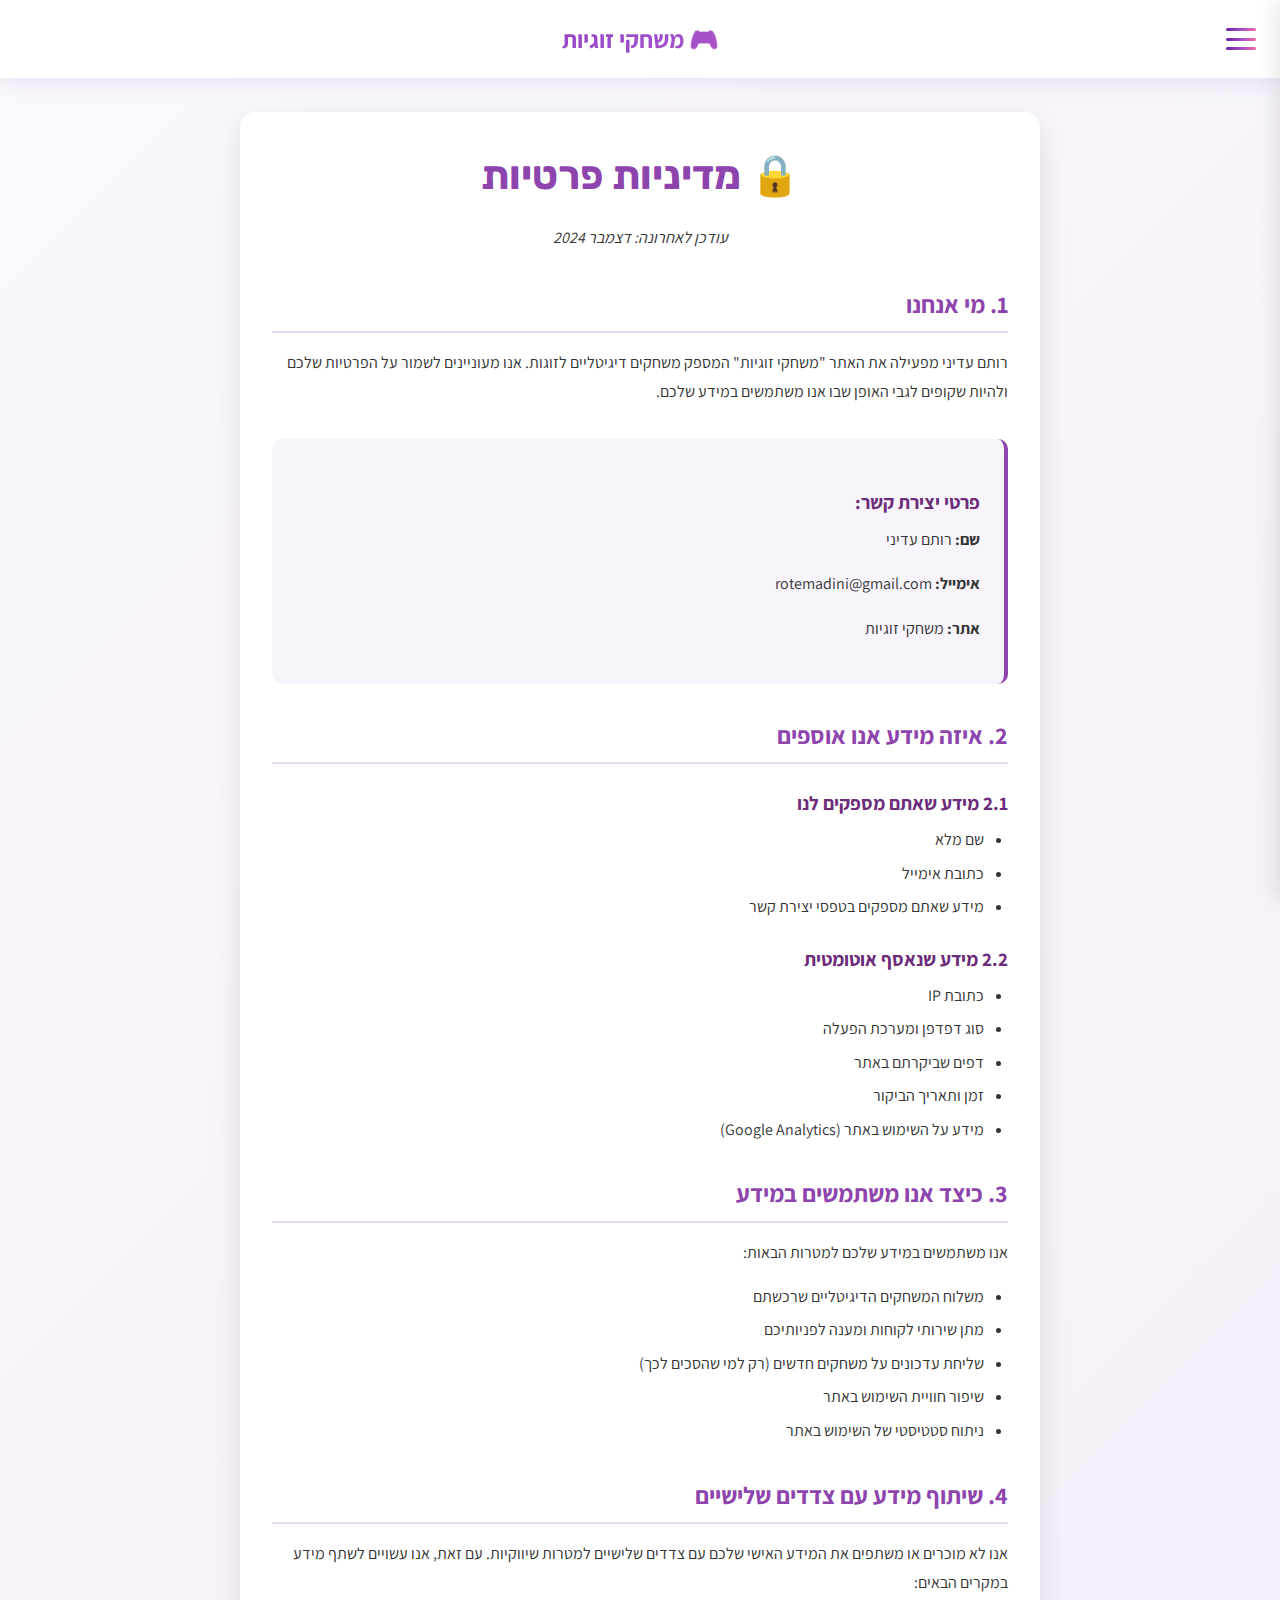
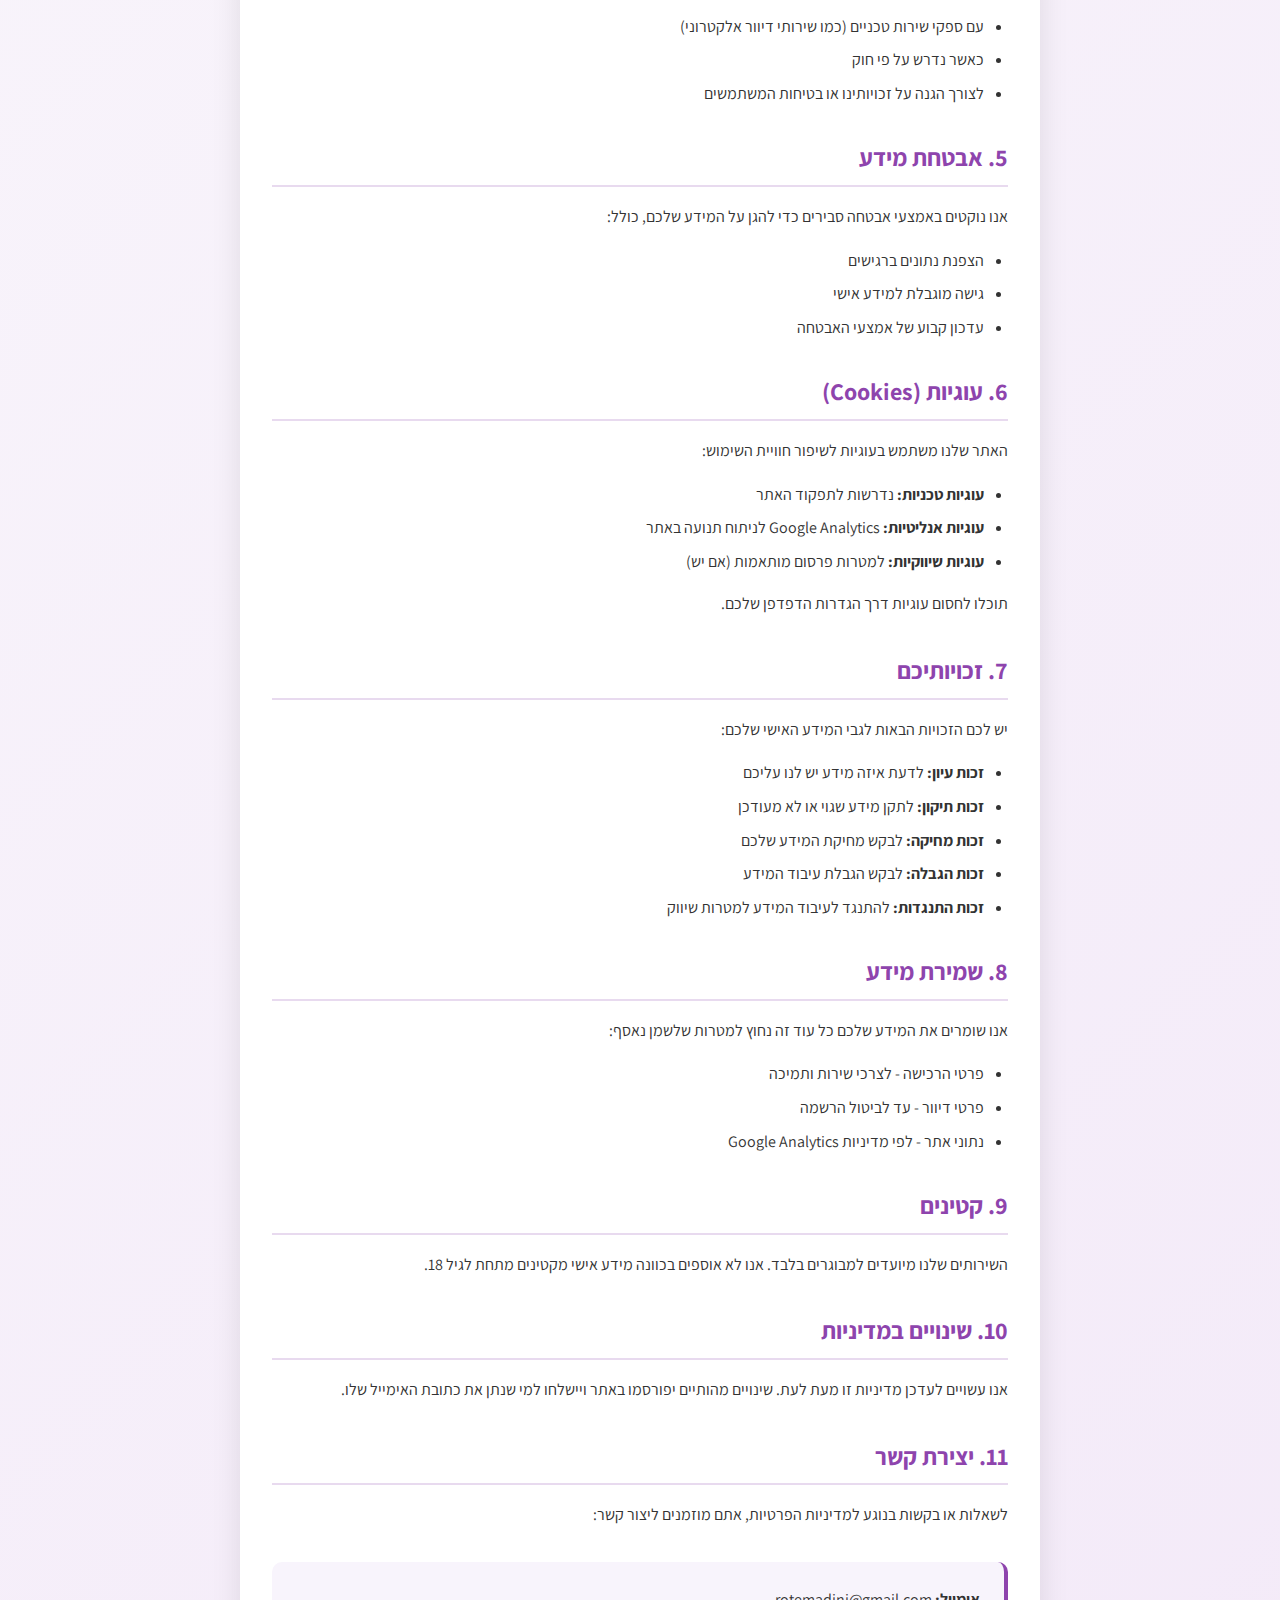
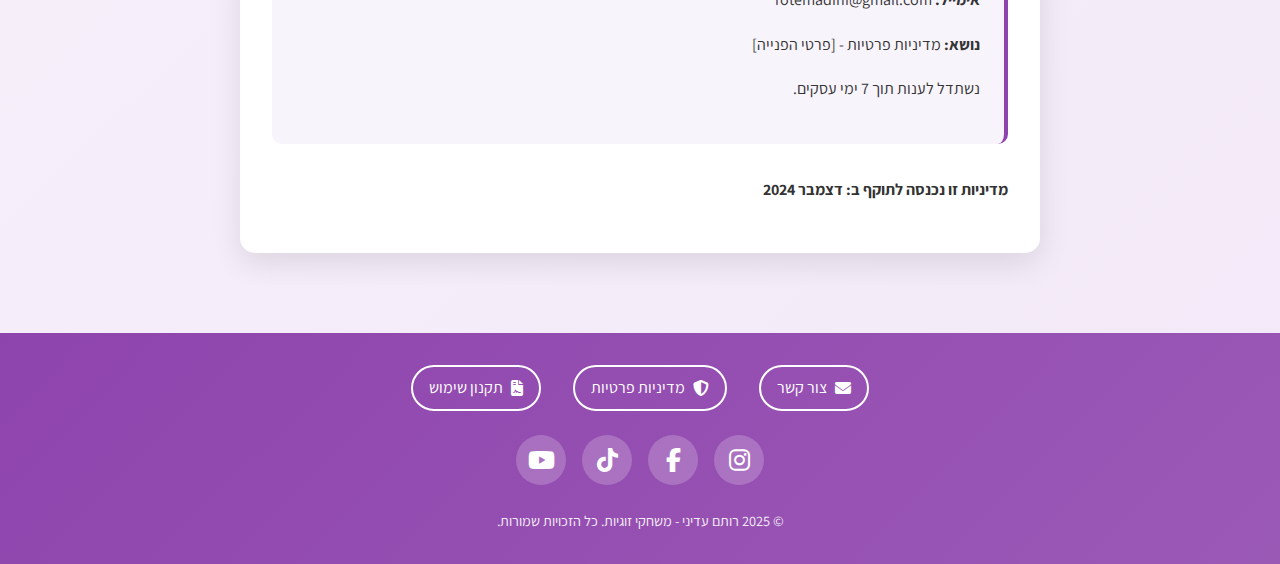
<file: privacy-policy.html>
<!DOCTYPE html>
<html lang="he" dir="rtl">
<head>
  <meta charset="UTF-8">
  <meta name="viewport" content="width=device-width, initial-scale=1.0">
  <title>מדיניות פרטיות - משחקי זוגיות רותם עדיני</title>
  
  <!-- Fonts -->
  <link href="https://fonts.googleapis.com/css2?family=Assistant:wght@300;400;600;700&family=Rubik:wght@300;400;500;600;700&display=swap" rel="stylesheet">
  <link rel="stylesheet" href="https://cdnjs.cloudflare.com/ajax/libs/font-awesome/6.5.0/css/all.min.css">
  
  <!-- Styles -->
  <link rel="stylesheet" href="css/main.css">
  
  <style>
    .legal-page {
      max-width: 800px;
      margin: 0 auto;
      padding: 2rem;
      background: white;
      border-radius: 15px;
      box-shadow: 0 10px 30px rgba(0,0,0,0.1);
      margin-top: 2rem;
      margin-bottom: 2rem;
    }
    
    .legal-page h1 {
      color: #8e44ad;
      font-size: 2.5rem;
      margin-bottom: 1rem;
      text-align: center;
      font-family: 'Rubik', sans-serif;
    }
    
    .legal-page h2 {
      color: #8e44ad;
      font-size: 1.5rem;
      margin-top: 2rem;
      margin-bottom: 1rem;
      border-bottom: 2px solid #e8daef;
      padding-bottom: 0.5rem;
    }
    
    .legal-page h3 {
      color: #6c2c7a;
      font-size: 1.2rem;
      margin-top: 1.5rem;
      margin-bottom: 0.5rem;
    }
    
    .legal-page p {
      line-height: 1.8;
      margin-bottom: 1rem;
      color: #333;
    }
    
    .legal-page ul {
      margin-bottom: 1rem;
      padding-right: 1.5rem;
    }
    
    .legal-page li {
      line-height: 1.6;
      margin-bottom: 0.5rem;
      color: #333;
    }
    
    .contact-info {
      background: #f8f4fc;
      padding: 1.5rem;
      border-radius: 10px;
      margin: 2rem 0;
      border-right: 4px solid #8e44ad;
    }
    
    .last-updated {
      text-align: center;
      color: #666;
      font-style: italic;
      margin-bottom: 2rem;
    }
    
    .back-button {
      display: inline-block;
      background: linear-gradient(135deg, #8e44ad, #9b59b6);
      color: white;
      padding: 0.8rem 1.5rem;
      border-radius: 25px;
      text-decoration: none;
      font-weight: 600;
      margin-bottom: 2rem;
      transition: transform 0.3s ease;
    }
    
    .back-button:hover {
      transform: translateY(-2px);
    }
  </style>
</head>
<body>
  <!-- Header אחיד -->
  <header id="header">
    <h1>🎮 משחקי זוגיות</h1>
    <div class="hamburger" onclick="toggleSidebar()">
      <span></span>
      <span></span>
      <span></span>
    </div>
  </header>

  <!-- Sidebar -->
<nav class="sidebar" id="sidebar">
  <a href="index.html">🏠 דף הבית</a>
  <a href="forest-game.html">🌲 היער הקסום</a>
  <a href="race-game.html">💕 מירוץ האהבה</a>
  <a href="index.html#newsletter">📧 הרשמה לעדכונים</a>
<a href="contact.html">📞 צור קשר</a>
  <a href="privacy-policy.html">🔒 מדיניות פרטיות</a>
  <a href="terms.html">📋 תקנון</a>
</nav>

  <!-- Overlay -->
  <div class="overlay" id="overlay" onclick="toggleSidebar()"></div>

  <main>
    <div class="legal-page">
    
      
      <h1>🔒 מדיניות פרטיות</h1>
      
      <p class="last-updated">עודכן לאחרונה: דצמבר 2024</p>

      <h2>1. מי אנחנו</h2>
      <p>רותם עדיני מפעילה את האתר "משחקי זוגיות" המספק משחקים דיגיטליים לזוגות. אנו מעוניינים לשמור על הפרטיות שלכם ולהיות שקופים לגבי האופן שבו אנו משתמשים במידע שלכם.</p>

      <div class="contact-info">
        <h3>פרטי יצירת קשר:</h3>
        <p><strong>שם:</strong> רותם עדיני</p>
        <p><strong>אימייל:</strong> rotemadini@gmail.com</p>
        <p><strong>אתר:</strong> משחקי זוגיות</p>
      </div>

      <h2>2. איזה מידע אנו אוספים</h2>
      
      <h3>2.1 מידע שאתם מספקים לנו</h3>
      <ul>
        <li>שם מלא</li>
        <li>כתובת אימייל</li>
        <li>מידע שאתם מספקים בטפסי יצירת קשר</li>
      </ul>

      <h3>2.2 מידע שנאסף אוטומטית</h3>
      <ul>
        <li>כתובת IP</li>
        <li>סוג דפדפן ומערכת הפעלה</li>
        <li>דפים שביקרתם באתר</li>
        <li>זמן ותאריך הביקור</li>
        <li>מידע על השימוש באתר (Google Analytics)</li>
      </ul>

      <h2>3. כיצד אנו משתמשים במידע</h2>
      <p>אנו משתמשים במידע שלכם למטרות הבאות:</p>
      <ul>
        <li>משלוח המשחקים הדיגיטליים שרכשתם</li>
        <li>מתן שירותי לקוחות ומענה לפניותיכם</li>
        <li>שליחת עדכונים על משחקים חדשים (רק למי שהסכים לכך)</li>
        <li>שיפור חוויית השימוש באתר</li>
        <li>ניתוח סטטיסטי של השימוש באתר</li>
      </ul>

      <h2>4. שיתוף מידע עם צדדים שלישיים</h2>
      <p>אנו לא מוכרים או משתפים את המידע האישי שלכם עם צדדים שלישיים למטרות שיווקיות. עם זאת, אנו עשויים לשתף מידע במקרים הבאים:</p>
      <ul>
        <li>עם ספקי שירות טכניים (כמו שירותי דיוור אלקטרוני)</li>
        <li>כאשר נדרש על פי חוק</li>
        <li>לצורך הגנה על זכויותינו או בטיחות המשתמשים</li>
      </ul>

      <h2>5. אבטחת מידע</h2>
      <p>אנו נוקטים באמצעי אבטחה סבירים כדי להגן על המידע שלכם, כולל:</p>
      <ul>
        <li>הצפנת נתונים ברגישים</li>
        <li>גישה מוגבלת למידע אישי</li>
        <li>עדכון קבוע של אמצעי האבטחה</li>
      </ul>

      <h2>6. עוגיות (Cookies)</h2>
      <p>האתר שלנו משתמש בעוגיות לשיפור חוויית השימוש:</p>
      <ul>
        <li><strong>עוגיות טכניות:</strong> נדרשות לתפקוד האתר</li>
        <li><strong>עוגיות אנליטיות:</strong> Google Analytics לניתוח תנועה באתר</li>
        <li><strong>עוגיות שיווקיות:</strong> למטרות פרסום מותאמות (אם יש)</li>
      </ul>
      <p>תוכלו לחסום עוגיות דרך הגדרות הדפדפן שלכם.</p>

      <h2>7. זכויותיכם</h2>
      <p>יש לכם הזכויות הבאות לגבי המידע האישי שלכם:</p>
      <ul>
        <li><strong>זכות עיון:</strong> לדעת איזה מידע יש לנו עליכם</li>
        <li><strong>זכות תיקון:</strong> לתקן מידע שגוי או לא מעודכן</li>
        <li><strong>זכות מחיקה:</strong> לבקש מחיקת המידע שלכם</li>
        <li><strong>זכות הגבלה:</strong> לבקש הגבלת עיבוד המידע</li>
        <li><strong>זכות התנגדות:</strong> להתנגד לעיבוד המידע למטרות שיווק</li>
      </ul>

      <h2>8. שמירת מידע</h2>
      <p>אנו שומרים את המידע שלכם כל עוד זה נחוץ למטרות שלשמן נאסף:</p>
      <ul>
        <li>פרטי הרכישה - לצרכי שירות ותמיכה</li>
        <li>פרטי דיוור - עד לביטול הרשמה</li>
        <li>נתוני אתר - לפי מדיניות Google Analytics</li>
      </ul>

      <h2>9. קטינים</h2>
      <p>השירותים שלנו מיועדים למבוגרים בלבד. אנו לא אוספים בכוונה מידע אישי מקטינים מתחת לגיל 18.</p>

      <h2>10. שינויים במדיניות</h2>
      <p>אנו עשויים לעדכן מדיניות זו מעת לעת. שינויים מהותיים יפורסמו באתר ויישלחו למי שנתן את כתובת האימייל שלו.</p>

      <h2>11. יצירת קשר</h2>
      <p>לשאלות או בקשות בנוגע למדיניות הפרטיות, אתם מוזמנים ליצור קשר:</p>
      
      <div class="contact-info">
        <p><strong>אימייל:</strong> rotemadini@gmail.com</p>
        <p><strong>נושא:</strong> מדיניות פרטיות - [פרטי הפנייה]</p>
        <p>נשתדל לענות תוך 7 ימי עסקים.</p>
      </div>

      <p><strong>מדיניות זו נכנסה לתוקף ב: דצמבר 2024</strong></p>
    </div>
  </main>
<!-- Footer -->
<footer id="contact" class="footer" style="background: linear-gradient(135deg, #8e44ad, #9b59b6); color: white; text-align: center; padding: 2rem 1rem; margin-top: 3rem;">
  <div class="footer-links" style="display: flex; justify-content: center; gap: 2rem; margin-bottom: 1.5rem; flex-wrap: wrap;">
    <a href="contact.html" style="color: white; text-decoration: none; padding: 0.5rem 1rem; border: 2px solid white; border-radius: 25px; transition: all 0.3s ease; display: inline-flex; align-items: center; gap: 0.5rem;">
      <i class="fas fa-envelope"></i> צור קשר
    </a>
    <a href="privacy-policy.html" style="color: white; text-decoration: none; padding: 0.5rem 1rem; border: 2px solid white; border-radius: 25px; transition: all 0.3s ease; display: inline-flex; align-items: center; gap: 0.5rem;">
      <i class="fas fa-shield-alt"></i> מדיניות פרטיות
    </a>
    <a href="terms.html" style="color: white; text-decoration: none; padding: 0.5rem 1rem; border: 2px solid white; border-radius: 25px; transition: all 0.3s ease; display: inline-flex; align-items: center; gap: 0.5rem;">
      <i class="fas fa-file-contract"></i> תקנון שימוש
    </a>
  </div>
  
  <div class="social" style="display: flex; justify-content: center; gap: 1rem; margin-bottom: 1.5rem;">
    <a href="https://www.instagram.com/rotem_adini?igsh=MTFrd3VlOXdqdDVubQ%3D%3D&utm_source=qr" target="_blank" class="instagram" aria-label="אינסטגרם" style="color: white; font-size: 1.5rem; width: 50px; height: 50px; border-radius: 50%; background: rgba(255,255,255,0.2); display: flex; align-items: center; justify-content: center; transition: all 0.3s ease; text-decoration: none;">
      <i class="fab fa-instagram"></i>
    </a>
    <a href="https://www.facebook.com/share/16WJDMpdpV/?mibextid=wwXIfr" target="_blank" class="facebook" aria-label="פייסבוק" style="color: white; font-size: 1.5rem; width: 50px; height: 50px; border-radius: 50%; background: rgba(255,255,255,0.2); display: flex; align-items: center; justify-content: center; transition: all 0.3s ease; text-decoration: none;">
      <i class="fab fa-facebook-f"></i>
    </a>
    <a href="https://www.tiktok.com/@rotem_adini?_t=ZS-8xCVScFHbYF&_r=1" target="_blank" class="tiktok" aria-label="טיקטוק" style="color: white; font-size: 1.5rem; width: 50px; height: 50px; border-radius: 50%; background: rgba(255,255,255,0.2); display: flex; align-items: center; justify-content: center; transition: all 0.3s ease; text-decoration: none;">
      <i class="fab fa-tiktok"></i>
    </a>
    <a href="https://www.youtube.com/@rotemadini" target="_blank" class="youtube" aria-label="יוטיוב" style="color: white; font-size: 1.5rem; width: 50px; height: 50px; border-radius: 50%; background: rgba(255,255,255,0.2); display: flex; align-items: center; justify-content: center; transition: all 0.3s ease; text-decoration: none;">
      <i class="fab fa-youtube"></i>
    </a>
  </div>
  
  <p style="margin: 0; font-size: 0.9rem; opacity: 0.9;">&copy; 2025 רותם עדיני - משחקי זוגיות. כל הזכויות שמורות.</p>
</footer>

<style>
.footer a:hover {
  background: white !important;
  color: #8e44ad !important;
  transform: translateY(-2px);
}
.social a:hover {
  background: white !important;
  color: #8e44ad !important;
  transform: scale(1.1);
}
</style>
  <script>
    // Sidebar functionality
    function toggleSidebar() {
      const sidebar = document.getElementById('sidebar');
      const overlay = document.getElementById('overlay');
      const hamburger = document.querySelector('.hamburger');
      
      sidebar.classList.toggle('open');
      overlay.classList.toggle('active');
      hamburger.classList.toggle('active');
    }
  </script>
</body>
</html>
</file>
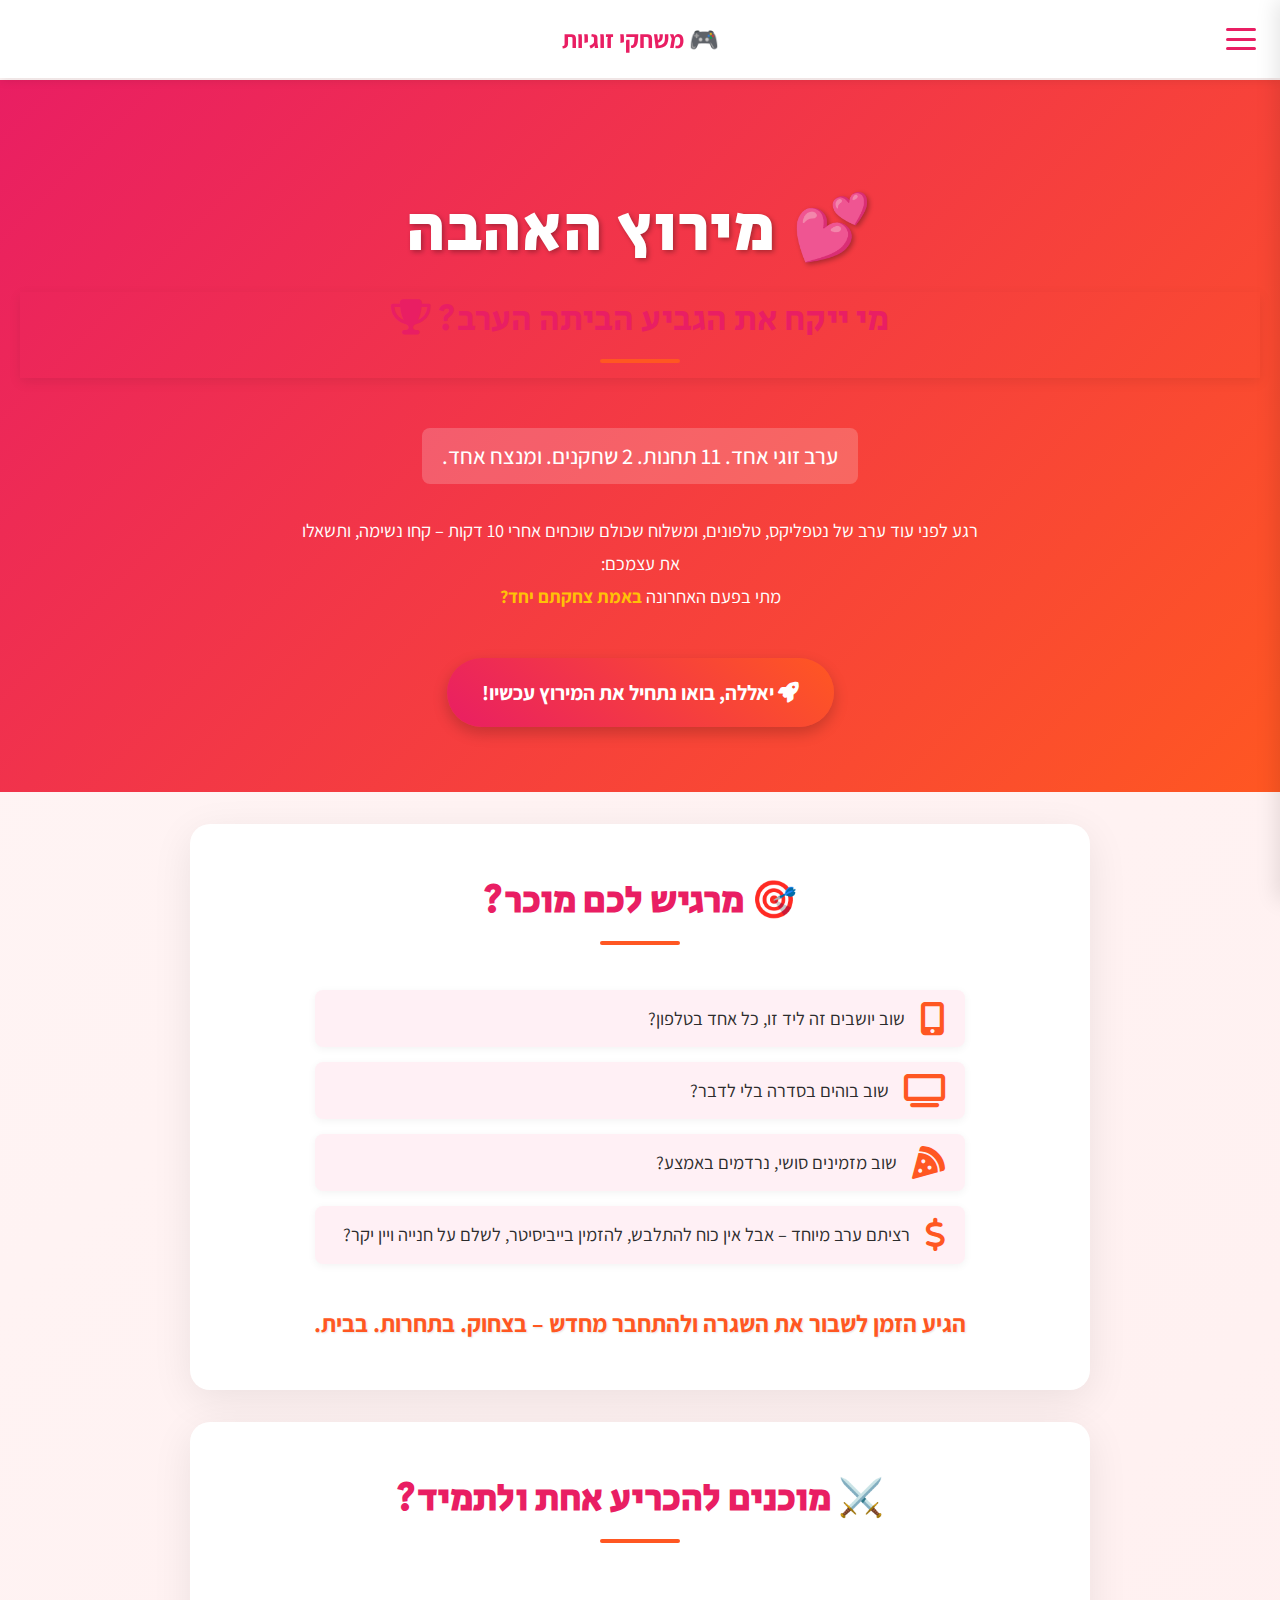
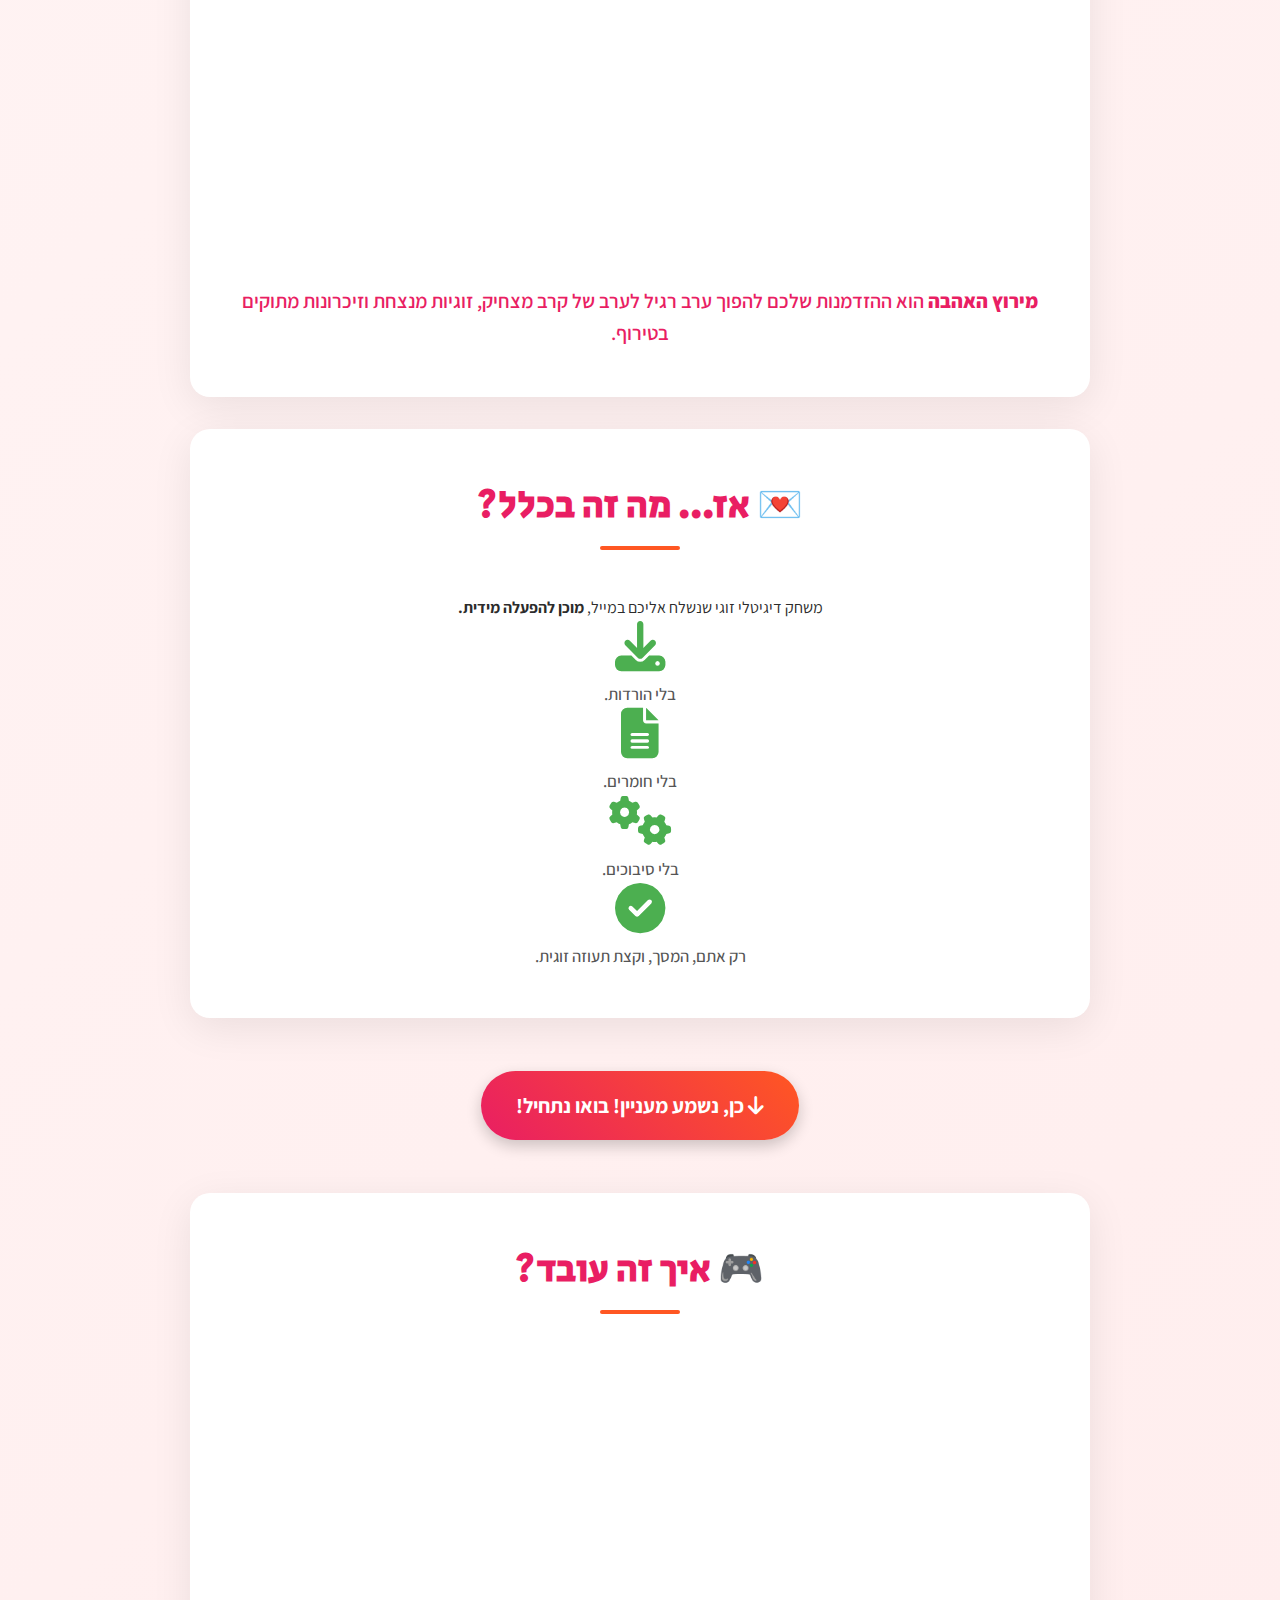
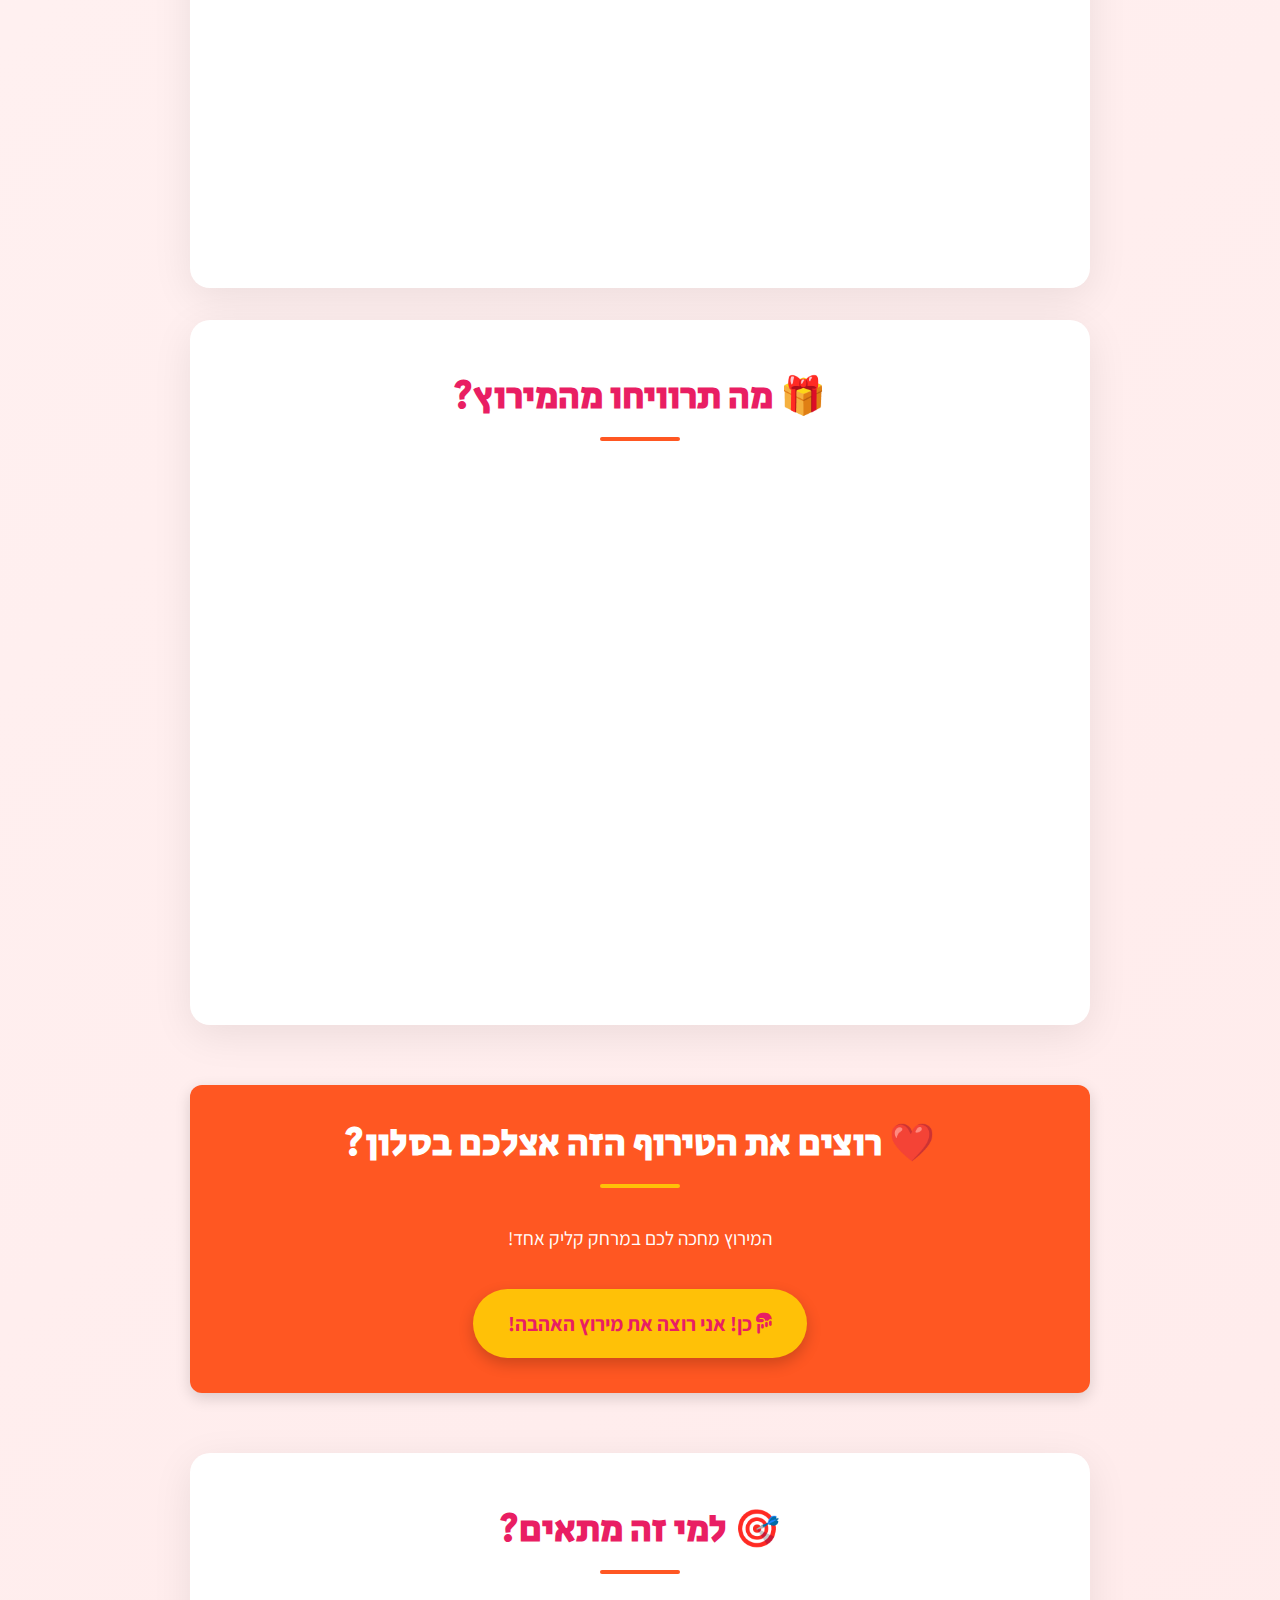
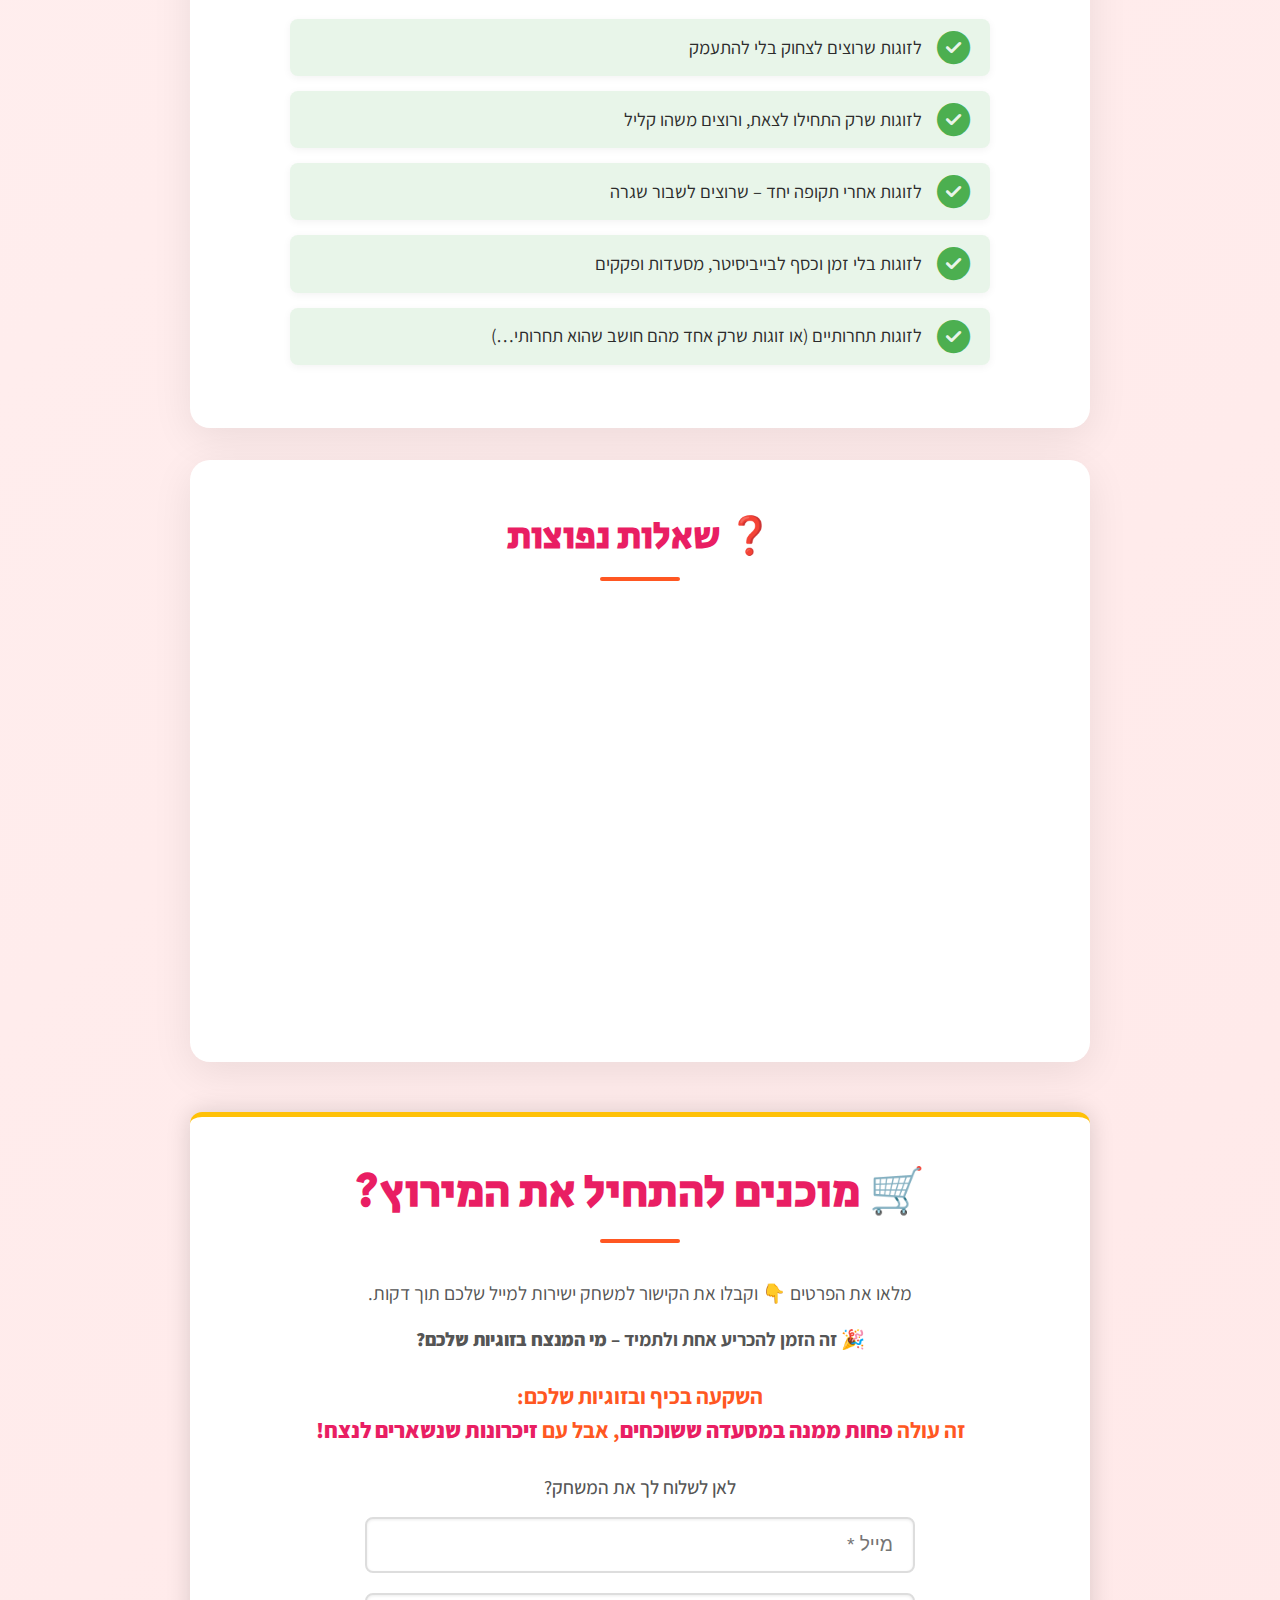
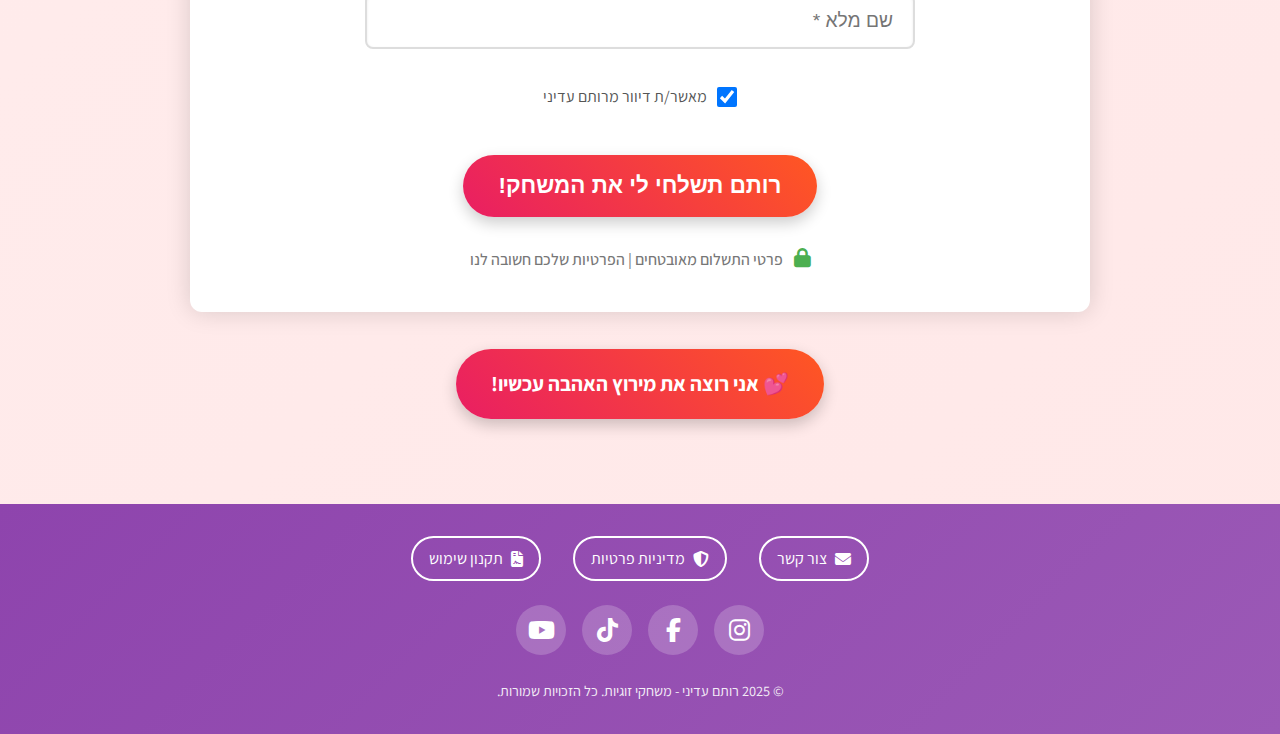
<file: race-game.html>
<!DOCTYPE html>
<html lang="he" dir="rtl">
<head>
  <meta charset="UTF-8" />
  <meta name="viewport" content="width=device-width, initial-scale=1.0"/>
  <title>מירוץ האהבה - רותם עדיני</title>
  
  <!-- Fonts -->
  <link href="https://fonts.googleapis.com/css2?family=Alef:wght@400;700&family=Assistant:wght@300;400;600;700&family=Rubik:wght@300;400;500;600;700&family=Secular+One&display=swap" rel="stylesheet">
  <link rel="stylesheet" href="https://cdnjs.cloudflare.com/ajax/libs/font-awesome/6.5.0/css/all.min.css">
  
  <!-- Styles -->
  <link rel="stylesheet" href="css/main.css">
  <link rel="stylesheet" href="css/race-game.css">
</head>
<body class="race-page">
  <!-- Header אחיד -->
<!-- Header -->
  <header id="header">
    <h1>🎮 משחקי זוגיות</h1>
    <div class="hamburger" onclick="toggleSidebar()">
      <span></span>
      <span></span>
      <span></span>
    </div>
  </header>

  <!-- Sidebar -->
<nav class="sidebar" id="sidebar">
  <a href="index.html">🏠 דף הבית</a>
  <a href="forest-game.html">🌲 היער הקסום</a>
  <a href="race-game.html">💕 מירוץ האהבה</a>
  <a href="index.html#newsletter">📧 הרשמה לעדכונים</a>
 <a href="contact.html">📞 צור קשר</a>
  <a href="privacy-policy.html">🔒 מדיניות פרטיות</a>
  <a href="terms.html">📋 תקנון</a>
</nav>

  <!-- Overlay -->
  <div class="overlay" id="overlay" onclick="toggleSidebar()"></div>

  <!-- Main Content -->
  <main>
    <div class="hero-section">
      <div>
        <h1 class="hero-title">💕 מירוץ האהבה</h1>
        <h2 class="hero-subtitle">מי ייקח את הגביע הביתה הערב? <i class="fas fa-trophy trophy-icon"></i></h2>
        <p class="hero-tagline">
          ערב זוגי אחד. 11 תחנות. 2 שחקנים. ומנצח אחד.
        </p>
        <p class="hero-description">
          רגע לפני עוד ערב של נטפליקס, טלפונים, ומשלוח שכולם שוכחים אחרי 10 דקות – קחו נשימה, ותשאלו את עצמכם:
          <br>מתי בפעם האחרונה <strong>באמת צחקתם יחד?</strong>
        </p>
        <a class="btn-primary cta-button" href="#purchase">
          <i class="fas fa-rocket"></i> יאללה, בואו נתחיל את המירוץ עכשיו!
        </a>
      </div>
    </div>

    <section>
      <h2>🎯 מרגיש לכם מוכר?</h2>
      <ul class="problem-points">
        <li><i class="fas fa-mobile-alt"></i> שוב יושבים זה ליד זו, כל אחד בטלפון?</li>
        <li><i class="fas fa-tv"></i> שוב בוהים בסדרה בלי לדבר?</li>
        <li><i class="fas fa-pizza-slice"></i> שוב מזמינים סושי, נרדמים באמצע?</li>
        <li><i class="fas fa-dollar-sign"></i> רציתם ערב מיוחד – אבל אין כוח להתלבש, להזמין בייביסיטר, לשלם על חנייה ויין יקר?</li>
      </ul>
      <p class="break-routine-text">
        הגיע הזמן לשבור את השגרה ולהתחבר מחדש – בצחוק. בתחרות. בבית.
      </p>
    </section>

    <section>
      <h2>⚔️ מוכנים להכריע אחת ולתמיד?</h2>
      <div class="challenge-grid">
        <div class="challenge-card">
          <i class="fas fa-fist-raised"></i>
          <h3>מי יותר תחרותי/ת?</h3>
        </div>
        <div class="challenge-card">
          <i class="fas fa-brain"></i>
          <h3>למי יש זיכרון טוב יותר?</h3>
        </div>
        <div class="challenge-card">
          <i class="fas fa-tachometer-alt"></i>
          <h3>מי יותר מהיר/ה?</h3>
        </div>
        <div class="challenge-card">
          <i class="fas fa-book"></i>
          <h3>למי יש ידע נרחב יותר?</h3>
        </div>
      </div>
      <p class="challenge-summary">
        <strong>מירוץ האהבה</strong> הוא ההזדמנות שלכם להפוך ערב רגיל לערב של קרב מצחיק, זוגיות מנצחת וזיכרונות מתוקים בטירוף.
      </p>
    </section>

    <section>
      <h2>💌 אז... מה זה בכלל?</h2>
      <p class="text-center">
        משחק דיגיטלי זוגי שנשלח אליכם במייל, <strong>מוכן להפעלה מידית.</strong>
      </p>
      <div class="feature-grid">
        <div class="feature-card">
          <i class="fas fa-download"></i>
          <p>בלי הורדות.</p>
        </div>
        <div class="feature-card">
          <i class="fas fa-file-alt"></i>
          <p>בלי חומרים.</p>
        </div>
        <div class="feature-card">
          <i class="fas fa-cogs"></i>
          <p>בלי סיבוכים.</p>
        </div>
        <div class="feature-card">
          <i class="fas fa-check-circle"></i>
          <p>רק אתם, המסך, וקצת תעוזה זוגית.</p>
        </div>
      </div>
    </section>

    <div class="purchase-button-container">
      <a href="#purchase" class="btn-primary purchase-button">
        <i class="fas fa-arrow-down"></i> כן, נשמע מעניין! בואו נתחיל!
      </a>
    </div>

    <section>
      <h2>🎮 איך זה עובד?</h2>
      <div class="how-it-works-grid">
        <div class="how-it-works-item">
          <i class="fas fa-envelope-open-text"></i>
          <h3>שלב 1: פותחים את המייל</h3>
          <p>קליק אחד – והמשחק כבר מחכה. לא צריך כלום חוץ מכם.</p>
        </div>
        <div class="how-it-works-item">
          <i class="fas fa-gamepad"></i>
          <h3>שלב 2: מתחילים להתחרות</h3>
          <p>11 תחנות של משימות מצחיקות, מאתגרות, קלילות וטיפ־טיפה פרובוקטיביות ;)</p>
        </div>
        <div class="how-it-works-item">
          <i class="fas fa-clipboard-list"></i>
          <h3>שלב 3: סופרים נקודות</h3>
          <p>מי מנצח בתחנה? כל נקודה קובעת. הפעם באמת נדע מי יותר שולט בזוגיות!</p>
        </div>
        <div class="how-it-works-item">
          <i class="fas fa-trophy"></i>
          <h3>שלב 4: מכריזים על המנצח</h3>
          <p>ואז? מתחילים לחכות כבר לערב הבא...</p>
        </div>
      </div>
    </section>

    <section>
      <h2>🎁 מה תרוויחו מהמירוץ?</h2>
      <div class="benefit-grid">
        <div class="benefit-card">
          <i class="fas fa-grin-beam"></i>
          <h3>צחוק רם ומתגלגל</h3>
          <p>כי זוג שלא צוחק – שוקע. המשחק הזה בא להרים אתכם.</p>
        </div>
        <div class="benefit-card">
          <i class="fas fa-heartbeat"></i>
          <h3>חיבור אמיתי</h3>
          <p>מגלים אחד את השנייה מחדש, כמו פעם. רק בלי מבוכה, ועם הרבה יותר הומור.</p>
        </div>
        <div class="benefit-card">
          <i class="fas fa-laugh-squint"></i>
          <h3>רגעים מצחיקים בטירוף</h3>
          <p>גם אם אתם ביחד שנים – תתפלאו כמה כיף אתם יכולים לייצר ביחד.</p>
        </div>
        <div class="benefit-card">
          <i class="fas fa-couch"></i>
          <h3>ערב בלתי נשכח – מהספה בבית</h3>
          <p>בלי תכנון, בלי איפור, בלי לחץ. רק ליהנות.</p>
        </div>
      </div>
    </section>

    <section class="mid-cta-section">
      <h2>❤️ רוצים את הטירוף הזה אצלכם בסלון?</h2>
      <p>המירוץ מחכה לכם במרחק קליק אחד!</p>
      <a href="#purchase" class="btn-primary cta-accent">
        <i class="fas fa-hand-point-down"></i> כן! אני רוצה את מירוץ האהבה!
      </a>
    </section>

    <section>
      <h2>🎯 למי זה מתאים?</h2>
      <ul class="who-is-it-list">
        <li><i class="fas fa-check-circle"></i> לזוגות שרוצים לצחוק בלי להתעמק</li>
        <li><i class="fas fa-check-circle"></i> לזוגות שרק התחילו לצאת, ורוצים משהו קליל</li>
        <li><i class="fas fa-check-circle"></i> לזוגות אחרי תקופה יחד – שרוצים לשבור שגרה</li>
        <li><i class="fas fa-check-circle"></i> לזוגות בלי זמן וכסף לבייביסיטר, מסעדות ופקקים</li>
        <li><i class="fas fa-check-circle"></i> לזוגות תחרותיים (או זוגות שרק אחד מהם חושב שהוא תחרותי…)</li>
      </ul>
    </section>

    <section>
      <h2>❓ שאלות נפוצות</h2>
      <div class="faq-container">
        <details class="faq-item">
          <summary class="faq-question">
            🕑 כמה זמן זה לוקח?
            <span class="arrow">▼</span>
          </summary>
          <div class="faq-answer">
            <p>בערך 40–60 דקות של כיף טהור. הזמן עובר בטירוף כנהנים! תלוי כמובן בכמה אתם לוקחים את זה ברצינות, אבל אנחנו ממליצים ללכת על זה עד הסוף 😅</p>
          </div>
        </details>

        <details class="faq-item">
          <summary class="faq-question">
            📱 צריך להכין משהו? להדפיס?
            <span class="arrow">▼</span>
          </summary>
          <div class="faq-answer">
            <p>כלום! באמת כלום. לא צריך להדפיס, להוריד אפליקציות או להכין חומרים. המשחק הוא דיגיטלי לחלוטין ונשלח אליכם במייל. פשוט פותחים את הקישור ומתחילים לשחק – הכל קורה אונליין ומהיר.</p>
          </div>
        </details>

        <details class="faq-item">
          <summary class="faq-question">
            📝 האם צריך להכין משהו מראש?
            <span class="arrow">▼</span>
          </summary>
          <div class="faq-answer">
            <p>לא חובה! המשחק כולו דיגיטלי ומוכן להפעלה מיידית מהמייל. עם זאת, אם אתם רוצים לשמור את התוצאות או לרשום הערות מצחיקות, <strong>שני דפים ריקים ועט יהיו שימושיים</strong>.</p>
          </div>
        </details>

        <details class="faq-item">
          <summary class="faq-question">
            🤔 מה קורה אם נתקעים במהלך המשחק?
            <span class="arrow">▼</span>
          </summary>
          <div class="faq-answer">
            <p>המשחק תוכנן להיות זורם וקל להבנה. אם בכל זאת אתם מתלבטים או מרגישים שנתקעתם, תמיד תוכלו לעבור לתחנה הבאה. המטרה היא בעיקר ליהנות מהדרך!</p>
          </div>
        </details>

        <details class="faq-item">
          <summary class="faq-question">
            💰 כמה זה עולה?
            <span class="arrow">▼</span>
          </summary>
          <div class="faq-answer">
            <p>פחות ממנה עיקרית במסעדה שתשכחו! המחיר מגוחך לעומת כמות הצחוק, הכיף והזיכרונות המתוקים שתצברו. יותר מצחיק מכל קומדיה רומנטית שתראו, ועם ערך מוסף לזוגיות שלכם.</p>
          </div>
        </details>
      </div>
    </section>

    <section id="purchase">
      <h2>🛒 מוכנים להתחיל את המירוץ?</h2>
      <p>מלאו את הפרטים 👇 וקבלו את הקישור למשחק ישירות למייל שלכם תוך דקות.</p>
      <p class="section-highlight">
        🎉 זה הזמן להכריע אחת ולתמיד – <strong>מי המנצח בזוגיות שלכם?</strong>
      </p>
      
      <div class="price-highlight">
        השקעה בכיף ובזוגיות שלכם: <br>
        זה עולה <strong>פחות ממנה במסעדה ששוכחים</strong>, אבל עם <strong>זיכרונות שנשארים לנצח!</strong>
      </div>

      <p class="form-header">לאן לשלוח לך את המשחק?</p>
      
      <form action="https://panel.sendmsg.co.il/AddUserFromSite.aspx" method="post">
        <input type="hidden" name="form" value="340164__c3b84648-3ac9-4b18-b88f-283e135bc80a" />
        <input type="email" name="eMail" placeholder="מייל *" required />
        <input type="text" name="1" placeholder="שם מלא *" required />
        <label>
          <input type="checkbox" name="subscribe" value="true" checked />
          מאשר/ת דיוור מרותם עדיני
        </label>
        <button type="submit">רותם תשלחי לי את המשחק!</button>
      </form>
      
      <div class="security-info">
        <i class="fas fa-lock"></i> פרטי התשלום מאובטחים | הפרטיות שלכם חשובה לנו
      </div>
    </section>

    <div style="text-align: center; margin: 2rem auto;">
      <a href="#purchase" class="btn-primary purchase-button">
        💕 אני רוצה את מירוץ האהבה עכשיו!
      </a>
    </div>
  </main>
<!-- Footer -->
<footer id="contact" class="footer" style="background: linear-gradient(135deg, #8e44ad, #9b59b6); color: white; text-align: center; padding: 2rem 1rem; margin-top: 3rem;">
  <div class="footer-links" style="display: flex; justify-content: center; gap: 2rem; margin-bottom: 1.5rem; flex-wrap: wrap;">
    <a href="contact.html" style="color: white; text-decoration: none; padding: 0.5rem 1rem; border: 2px solid white; border-radius: 25px; transition: all 0.3s ease; display: inline-flex; align-items: center; gap: 0.5rem;">
      <i class="fas fa-envelope"></i> צור קשר
    </a>
    <a href="privacy-policy.html" style="color: white; text-decoration: none; padding: 0.5rem 1rem; border: 2px solid white; border-radius: 25px; transition: all 0.3s ease; display: inline-flex; align-items: center; gap: 0.5rem;">
      <i class="fas fa-shield-alt"></i> מדיניות פרטיות
    </a>
    <a href="terms.html" style="color: white; text-decoration: none; padding: 0.5rem 1rem; border: 2px solid white; border-radius: 25px; transition: all 0.3s ease; display: inline-flex; align-items: center; gap: 0.5rem;">
      <i class="fas fa-file-contract"></i> תקנון שימוש
    </a>
  </div>
  
  <div class="social" style="display: flex; justify-content: center; gap: 1rem; margin-bottom: 1.5rem;">
    <a href="https://www.instagram.com/rotem_adini?igsh=MTFrd3VlOXdqdDVubQ%3D%3D&utm_source=qr" target="_blank" class="instagram" aria-label="אינסטגרם" style="color: white; font-size: 1.5rem; width: 50px; height: 50px; border-radius: 50%; background: rgba(255,255,255,0.2); display: flex; align-items: center; justify-content: center; transition: all 0.3s ease; text-decoration: none;">
      <i class="fab fa-instagram"></i>
    </a>
    <a href="https://www.facebook.com/share/16WJDMpdpV/?mibextid=wwXIfr" target="_blank" class="facebook" aria-label="פייסבוק" style="color: white; font-size: 1.5rem; width: 50px; height: 50px; border-radius: 50%; background: rgba(255,255,255,0.2); display: flex; align-items: center; justify-content: center; transition: all 0.3s ease; text-decoration: none;">
      <i class="fab fa-facebook-f"></i>
    </a>
    <a href="https://www.tiktok.com/@rotem_adini?_t=ZS-8xCVScFHbYF&_r=1" target="_blank" class="tiktok" aria-label="טיקטוק" style="color: white; font-size: 1.5rem; width: 50px; height: 50px; border-radius: 50%; background: rgba(255,255,255,0.2); display: flex; align-items: center; justify-content: center; transition: all 0.3s ease; text-decoration: none;">
      <i class="fab fa-tiktok"></i>
    </a>
    <a href="https://www.youtube.com/@rotemadini" target="_blank" class="youtube" aria-label="יוטיוב" style="color: white; font-size: 1.5rem; width: 50px; height: 50px; border-radius: 50%; background: rgba(255,255,255,0.2); display: flex; align-items: center; justify-content: center; transition: all 0.3s ease; text-decoration: none;">
      <i class="fab fa-youtube"></i>
    </a>
  </div>
  
  <p style="margin: 0; font-size: 0.9rem; opacity: 0.9;">&copy; 2025 רותם עדיני - משחקי זוגיות. כל הזכויות שמורות.</p>
</footer>

<style>
.footer a:hover {
  background: white !important;
  color: #8e44ad !important;
  transform: translateY(-2px);
}
.social a:hover {
  background: white !important;
  color: #8e44ad !important;
  transform: scale(1.1);
}
</style>
  <!-- Scripts -->
  <script src="js/race-game.js"></script>
  <script>
function toggleSidebar() {
  const sidebar = document.getElementById('sidebar');
  const overlay = document.getElementById('overlay');
  const hamburger = document.querySelector('.hamburger');
  
  sidebar.classList.toggle('open');
  overlay.classList.toggle('active');
  hamburger.classList.toggle('active');
}
</script>

 <script>
function toggleSidebar() {
  const sidebar = document.getElementById('sidebar');
  const overlay = document.getElementById('overlay');
  const hamburger = document.querySelector('.hamburger');
  
  sidebar.classList.toggle('open');
  overlay.classList.toggle('active');
  hamburger.classList.toggle('active');
}

// Mark current page in sidebar
document.addEventListener('DOMContentLoaded', function() {
  const currentPage = window.location.pathname.split('/').pop() || 'index.html';
  const sidebarLinks = document.querySelectorAll('.sidebar a');
  
  sidebarLinks.forEach(link => {
    const linkHref = link.getAttribute('href');
    if (linkHref === 'race-game.html' && currentPage === 'race-game.html') {
      link.style.background = 'var(--gradient-primary)';
      link.style.color = 'white';
    }
  });
});
</script>
</body>
</html>
</file>
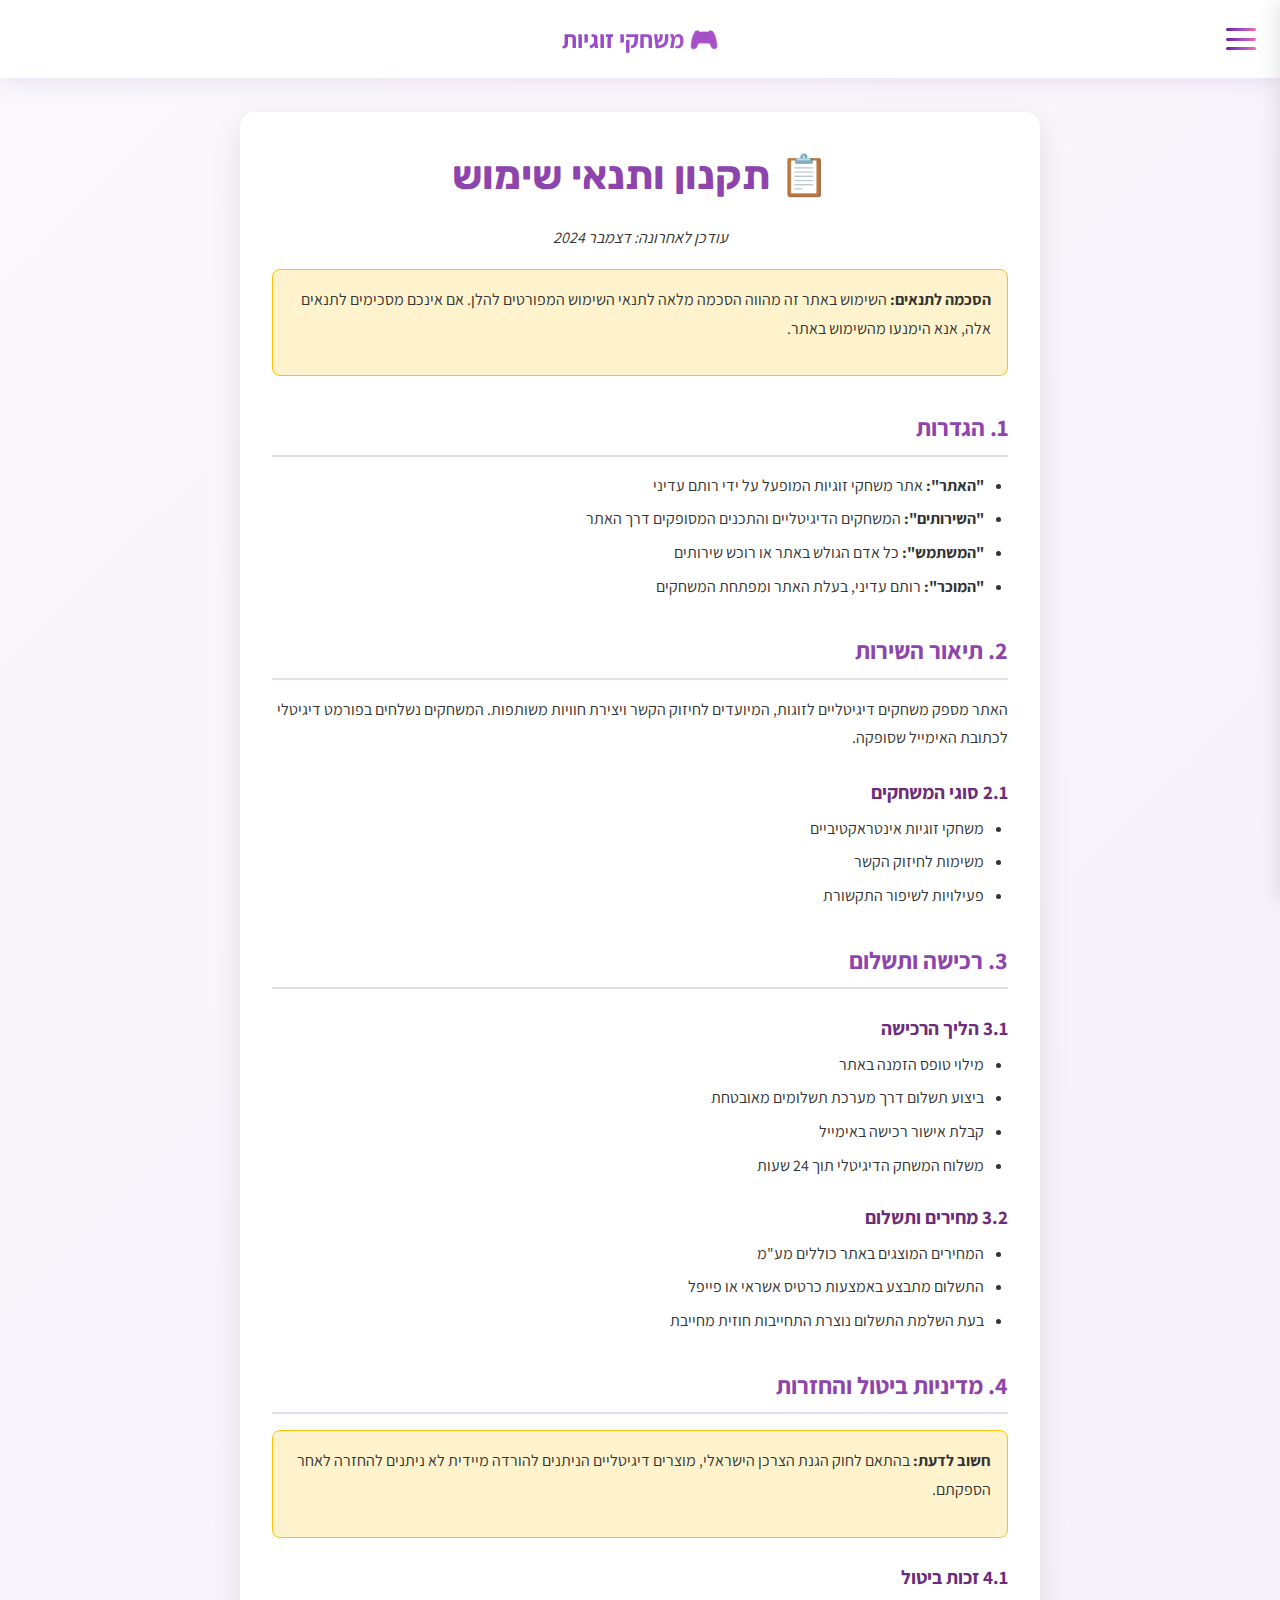
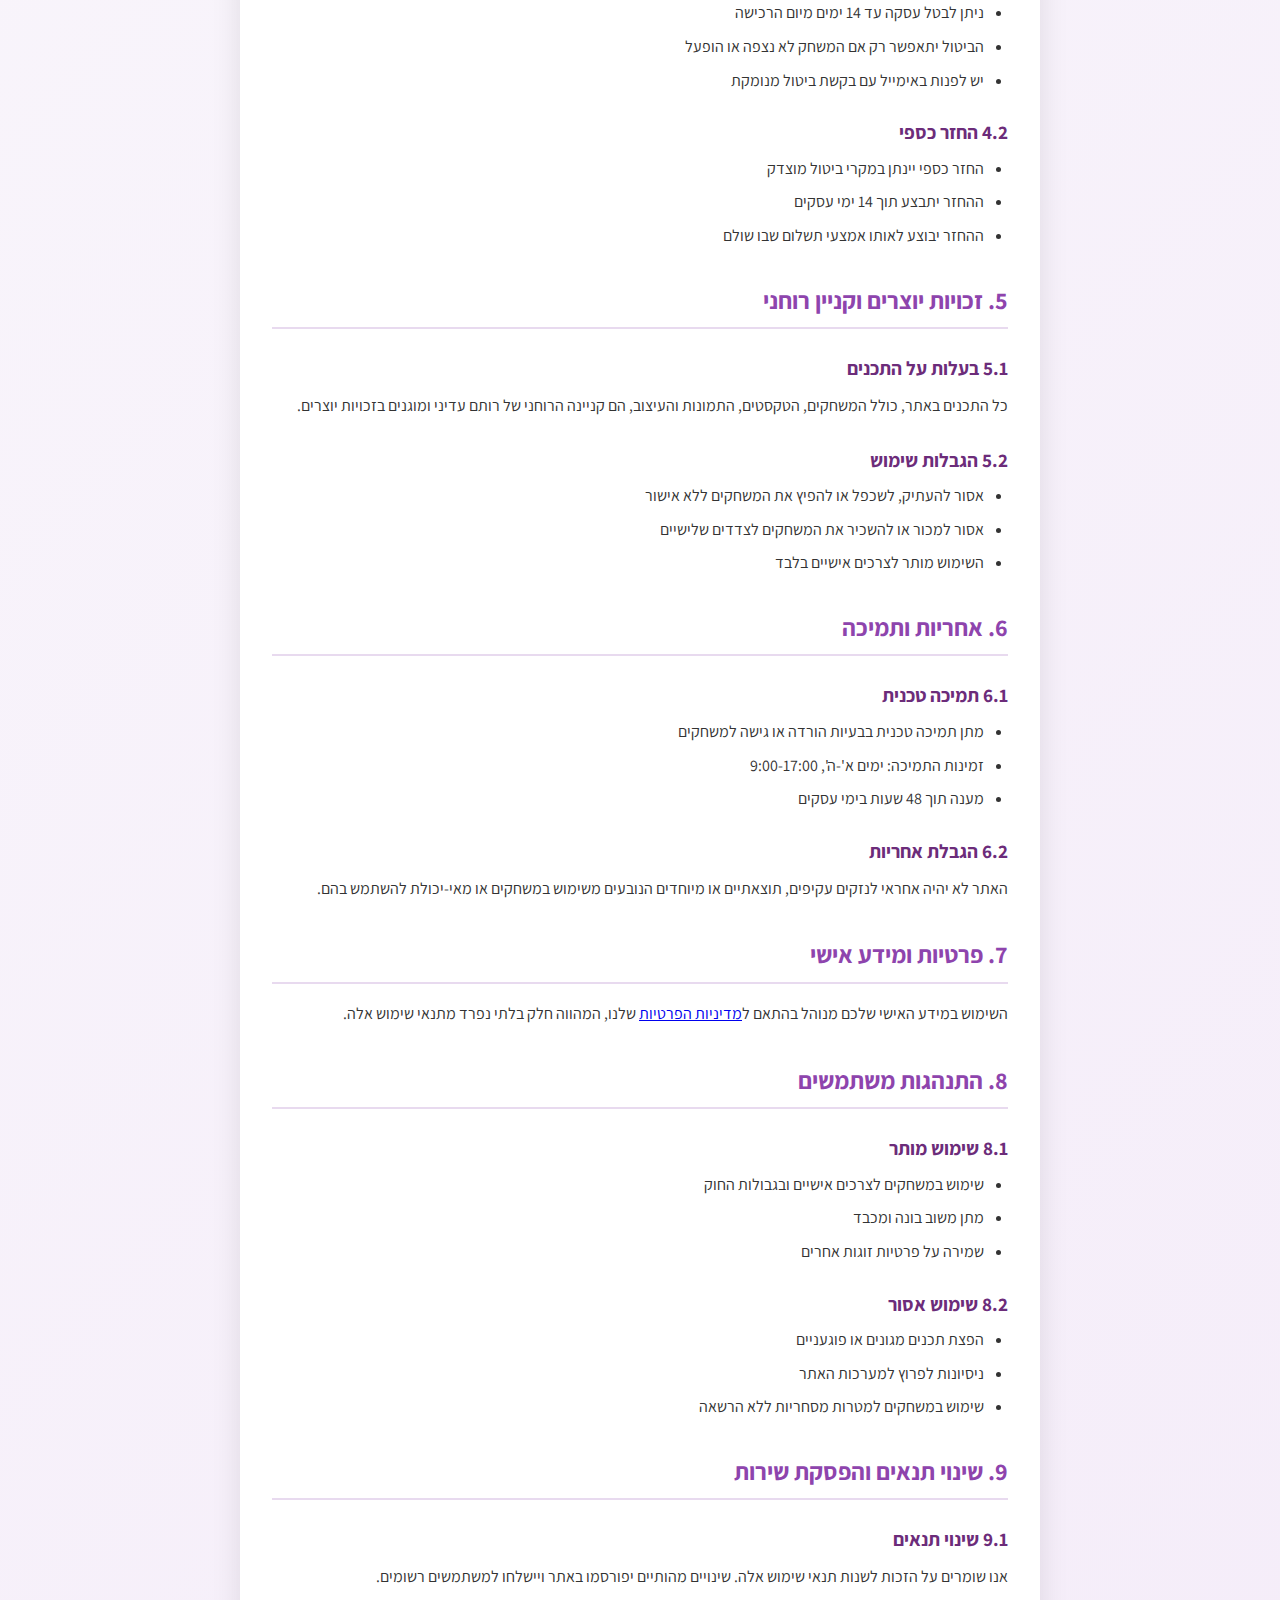
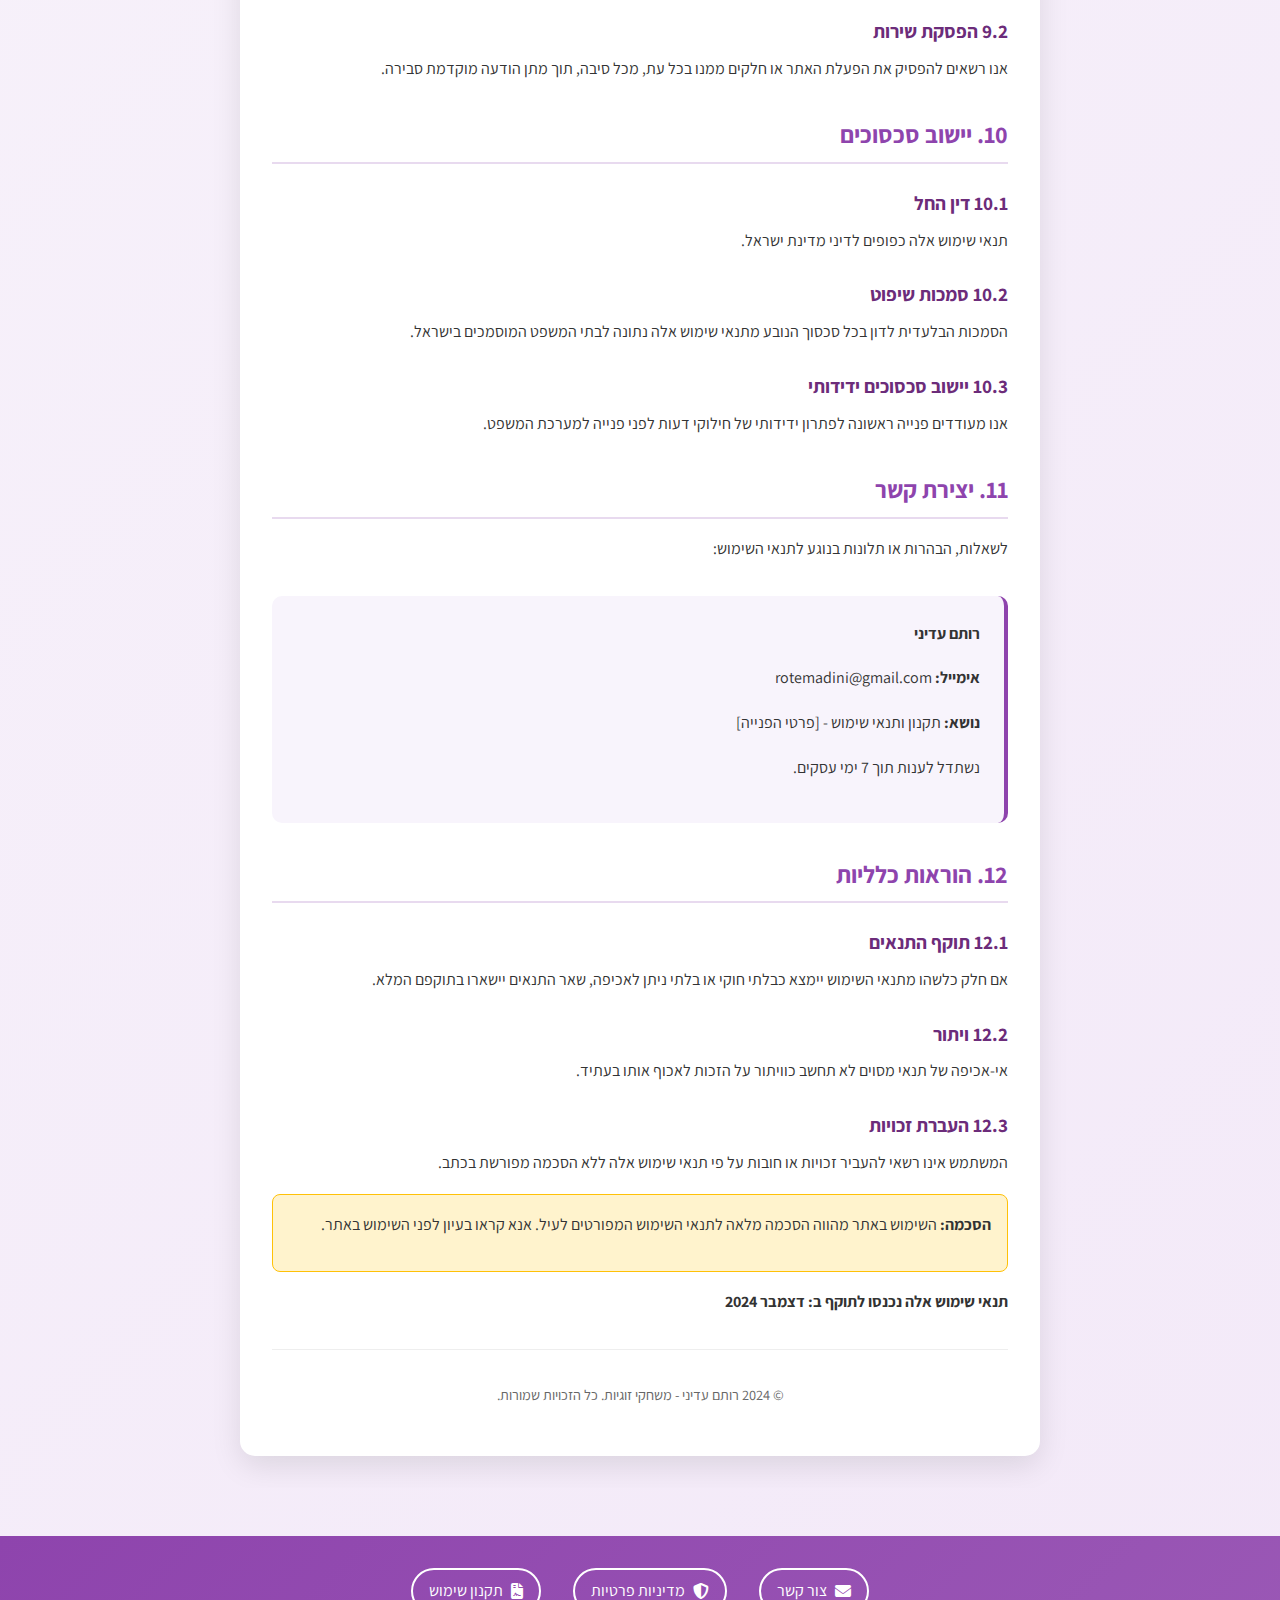
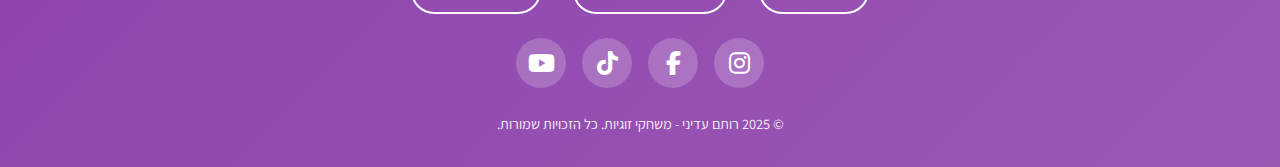
<file: terms.html>
<!DOCTYPE html>
<html lang="he" dir="rtl">
<head>
  <meta charset="UTF-8">
  <meta name="viewport" content="width=device-width, initial-scale=1.0">
  <title>תקנון ותנאי שימוש - משחקי זוגיות רותם עדיני</title>
  
  <!-- Fonts -->
  <link href="https://fonts.googleapis.com/css2?family=Assistant:wght@300;400;600;700&family=Rubik:wght@300;400;500;600;700&display=swap" rel="stylesheet">
  <link rel="stylesheet" href="https://cdnjs.cloudflare.com/ajax/libs/font-awesome/6.5.0/css/all.min.css">
  
  <!-- Styles -->
  <link rel="stylesheet" href="css/main.css">
  
  <style>
    .legal-page {
      max-width: 800px;
      margin: 0 auto;
      padding: 2rem;
      background: white;
      border-radius: 15px;
      box-shadow: 0 10px 30px rgba(0,0,0,0.1);
      margin-top: 2rem;
      margin-bottom: 2rem;
    }
    
    .legal-page h1 {
      color: #8e44ad;
      font-size: 2.5rem;
      margin-bottom: 1rem;
      text-align: center;
      font-family: 'Rubik', sans-serif;
    }
    
    .legal-page h2 {
      color: #8e44ad;
      font-size: 1.5rem;
      margin-top: 2rem;
      margin-bottom: 1rem;
      border-bottom: 2px solid #e8daef;
      padding-bottom: 0.5rem;
    }
    
    .legal-page h3 {
      color: #6c2c7a;
      font-size: 1.2rem;
      margin-top: 1.5rem;
      margin-bottom: 0.5rem;
    }
    
    .legal-page p {
      line-height: 1.8;
      margin-bottom: 1rem;
      color: #333;
    }
    
    .legal-page ul {
      margin-bottom: 1rem;
      padding-right: 1.5rem;
    }
    
    .legal-page li {
      line-height: 1.6;
      margin-bottom: 0.5rem;
      color: #333;
    }
    
    .contact-info {
      background: #f8f4fc;
      padding: 1.5rem;
      border-radius: 10px;
      margin: 2rem 0;
      border-right: 4px solid #8e44ad;
    }
    
    .last-updated {
      text-align: center;
      color: #666;
      font-style: italic;
      margin-bottom: 2rem;
    }
    
    .back-button {
      display: inline-block;
      background: linear-gradient(135deg, #8e44ad, #9b59b6);
      color: white;
      padding: 0.8rem 1.5rem;
      border-radius: 25px;
      text-decoration: none;
      font-weight: 600;
      margin-bottom: 2rem;
      transition: transform 0.3s ease;
    }
    
    .back-button:hover {
      transform: translateY(-2px);
    }
    
    .highlight-box {
      background: #fff3cd;
      border: 1px solid #ffc107;
      border-radius: 8px;
      padding: 1rem;
      margin: 1rem 0;
    }
  </style>
</head>
<body>
  <!-- Header אחיד -->
  <header id="header">
    <h1>🎮 משחקי זוגיות</h1>
    <div class="hamburger" onclick="toggleSidebar()">
      <span></span>
      <span></span>
      <span></span>
    </div>
  </header>

  <!-- Sidebar -->
<nav class="sidebar" id="sidebar">
  <a href="index.html">🏠 דף הבית</a>
  <a href="forest-game.html">🌲 היער הקסום</a>
  <a href="race-game.html">💕 מירוץ האהבה</a>
  <a href="index.html#newsletter">📧 הרשמה לעדכונים</a>
 <a href="contact.html">📞 צור קשר</a>
  <a href="privacy-policy.html">🔒 מדיניות פרטיות</a>
  <a href="terms.html">📋 תקנון</a>
</nav>

  <!-- Overlay -->
  <div class="overlay" id="overlay" onclick="toggleSidebar()"></div>

  <main>
    <div class="legal-page">
   
      
      <h1>📋 תקנון ותנאי שימוש</h1>
      
      <p class="last-updated">עודכן לאחרונה: דצמבר 2024</p>

      <div class="highlight-box">
        <p><strong>הסכמה לתנאים:</strong> השימוש באתר זה מהווה הסכמה מלאה לתנאי השימוש המפורטים להלן. אם אינכם מסכימים לתנאים אלה, אנא הימנעו מהשימוש באתר.</p>
      </div>

      <h2>1. הגדרות</h2>
      <ul>
        <li><strong>"האתר":</strong> אתר משחקי זוגיות המופעל על ידי רותם עדיני</li>
        <li><strong>"השירותים":</strong> המשחקים הדיגיטליים והתכנים המסופקים דרך האתר</li>
        <li><strong>"המשתמש":</strong> כל אדם הגולש באתר או רוכש שירותים</li>
        <li><strong>"המוכר":</strong> רותם עדיני, בעלת האתר ומפתחת המשחקים</li>
      </ul>

      <h2>2. תיאור השירות</h2>
      <p>האתר מספק משחקים דיגיטליים לזוגות, המיועדים לחיזוק הקשר ויצירת חוויות משותפות. המשחקים נשלחים בפורמט דיגיטלי לכתובת האימייל שסופקה.</p>

      <h3>2.1 סוגי המשחקים</h3>
      <ul>
        <li>משחקי זוגיות אינטראקטיביים</li>
        <li>משימות לחיזוק הקשר</li>
        <li>פעילויות לשיפור התקשורת</li>
      </ul>

      <h2>3. רכישה ותשלום</h2>
      
      <h3>3.1 הליך הרכישה</h3>
      <ul>
        <li>מילוי טופס הזמנה באתר</li>
        <li>ביצוע תשלום דרך מערכת תשלומים מאובטחת</li>
        <li>קבלת אישור רכישה באימייל</li>
        <li>משלוח המשחק הדיגיטלי תוך 24 שעות</li>
      </ul>

      <h3>3.2 מחירים ותשלום</h3>
      <ul>
        <li>המחירים המוצגים באתר כוללים מע"מ</li>
        <li>התשלום מתבצע באמצעות כרטיס אשראי או פייפל</li>
        <li>בעת השלמת התשלום נוצרת התחייבות חוזית מחייבת</li>
      </ul>

      <h2>4. מדיניות ביטול והחזרות</h2>
      
      <div class="highlight-box">
        <p><strong>חשוב לדעת:</strong> בהתאם לחוק הגנת הצרכן הישראלי, מוצרים דיגיטליים הניתנים להורדה מיידית לא ניתנים להחזרה לאחר הספקתם.</p>
      </div>

      <h3>4.1 זכות ביטול</h3>
      <ul>
        <li>ניתן לבטל עסקה עד 14 ימים מיום הרכישה</li>
        <li>הביטול יתאפשר רק אם המשחק לא נצפה או הופעל</li>
        <li>יש לפנות באימייל עם בקשת ביטול מנומקת</li>
      </ul>

      <h3>4.2 החזר כספי</h3>
      <ul>
        <li>החזר כספי יינתן במקרי ביטול מוצדק</li>
        <li>ההחזר יתבצע תוך 14 ימי עסקים</li>
        <li>ההחזר יבוצע לאותו אמצעי תשלום שבו שולם</li>
      </ul>

      <h2>5. זכויות יוצרים וקניין רוחני</h2>
      
      <h3>5.1 בעלות על התכנים</h3>
      <p>כל התכנים באתר, כולל המשחקים, הטקסטים, התמונות והעיצוב, הם קניינה הרוחני של רותם עדיני ומוגנים בזכויות יוצרים.</p>

      <h3>5.2 הגבלות שימוש</h3>
      <ul>
        <li>אסור להעתיק, לשכפל או להפיץ את המשחקים ללא אישור</li>
        <li>אסור למכור או להשכיר את המשחקים לצדדים שלישיים</li>
        <li>השימוש מותר לצרכים אישיים בלבד</li>
      </ul>

      <h2>6. אחריות ותמיכה</h2>
      
      <h3>6.1 תמיכה טכנית</h3>
      <ul>
        <li>מתן תמיכה טכנית בבעיות הורדה או גישה למשחקים</li>
        <li>זמינות התמיכה: ימים א'-ה', 9:00-17:00</li>
        <li>מענה תוך 48 שעות בימי עסקים</li>
      </ul>

      <h3>6.2 הגבלת אחריות</h3>
      <p>האתר לא יהיה אחראי לנזקים עקיפים, תוצאתיים או מיוחדים הנובעים משימוש במשחקים או מאי-יכולת להשתמש בהם.</p>

      <h2>7. פרטיות ומידע אישי</h2>
      <p>השימוש במידע האישי שלכם מנוהל בהתאם ל<a href="privacy-policy.html">מדיניות הפרטיות</a> שלנו, המהווה חלק בלתי נפרד מתנאי שימוש אלה.</p>

      <h2>8. התנהגות משתמשים</h2>
      
      <h3>8.1 שימוש מותר</h3>
      <ul>
        <li>שימוש במשחקים לצרכים אישיים ובגבולות החוק</li>
        <li>מתן משוב בונה ומכבד</li>
        <li>שמירה על פרטיות זוגות אחרים</li>
      </ul>

      <h3>8.2 שימוש אסור</h3>
      <ul>
        <li>הפצת תכנים מגונים או פוגעניים</li>
        <li>ניסיונות לפרוץ למערכות האתר</li>
        <li>שימוש במשחקים למטרות מסחריות ללא הרשאה</li>
      </ul>

      <h2>9. שינוי תנאים והפסקת שירות</h2>
      
      <h3>9.1 שינוי תנאים</h3>
      <p>אנו שומרים על הזכות לשנות תנאי שימוש אלה. שינויים מהותיים יפורסמו באתר ויישלחו למשתמשים רשומים.</p>

      <h3>9.2 הפסקת שירות</h3>
      <p>אנו רשאים להפסיק את הפעלת האתר או חלקים ממנו בכל עת, מכל סיבה, תוך מתן הודעה מוקדמת סבירה.</p>

      <h2>10. יישוב סכסוכים</h2>
      
      <h3>10.1 דין החל</h3>
      <p>תנאי שימוש אלה כפופים לדיני מדינת ישראל.</p>

      <h3>10.2 סמכות שיפוט</h3>
      <p>הסמכות הבלעדית לדון בכל סכסוך הנובע מתנאי שימוש אלה נתונה לבתי המשפט המוסמכים בישראל.</p>

      <h3>10.3 יישוב סכסוכים ידידותי</h3>
      <p>אנו מעודדים פנייה ראשונה לפתרון ידידותי של חילוקי דעות לפני פנייה למערכת המשפט.</p>

      <h2>11. יצירת קשר</h2>
      <p>לשאלות, הבהרות או תלונות בנוגע לתנאי השימוש:</p>
      
      <div class="contact-info">
        <p><strong>רותם עדיני</strong></p>
        <p><strong>אימייל:</strong> rotemadini@gmail.com</p>
        <p><strong>נושא:</strong> תקנון ותנאי שימוש - [פרטי הפנייה]</p>
        <p>נשתדל לענות תוך 7 ימי עסקים.</p>
      </div>

      <h2>12. הוראות כלליות</h2>
      
      <h3>12.1 תוקף התנאים</h3>
      <p>אם חלק כלשהו מתנאי השימוש יימצא כבלתי חוקי או בלתי ניתן לאכיפה, שאר התנאים יישארו בתוקפם המלא.</p>

      <h3>12.2 ויתור</h3>
      <p>אי-אכיפה של תנאי מסוים לא תחשב כוויתור על הזכות לאכוף אותו בעתיד.</p>

      <h3>12.3 העברת זכויות</h3>
      <p>המשתמש אינו רשאי להעביר זכויות או חובות על פי תנאי שימוש אלה ללא הסכמה מפורשת בכתב.</p>

      <div class="highlight-box">
        <p><strong>הסכמה:</strong> השימוש באתר מהווה הסכמה מלאה לתנאי השימוש המפורטים לעיל. אנא קראו בעיון לפני השימוש באתר.</p>
      </div>

      <p><strong>תנאי שימוש אלה נכנסו לתוקף ב: דצמבר 2024</strong></p>

      <hr style="margin: 2rem 0; border: none; border-top: 1px solid #eee;">
      
      <p style="text-align: center; color: #666; font-size: 0.9rem;">
        © 2024 רותם עדיני - משחקי זוגיות. כל הזכויות שמורות.
      </p>
    </div>
  </main>
<!-- Footer -->
<footer id="contact" class="footer" style="background: linear-gradient(135deg, #8e44ad, #9b59b6); color: white; text-align: center; padding: 2rem 1rem; margin-top: 3rem;">
  <div class="footer-links" style="display: flex; justify-content: center; gap: 2rem; margin-bottom: 1.5rem; flex-wrap: wrap;">
    <a href="contact.html" style="color: white; text-decoration: none; padding: 0.5rem 1rem; border: 2px solid white; border-radius: 25px; transition: all 0.3s ease; display: inline-flex; align-items: center; gap: 0.5rem;">
      <i class="fas fa-envelope"></i> צור קשר
    </a>
    <a href="privacy-policy.html" style="color: white; text-decoration: none; padding: 0.5rem 1rem; border: 2px solid white; border-radius: 25px; transition: all 0.3s ease; display: inline-flex; align-items: center; gap: 0.5rem;">
      <i class="fas fa-shield-alt"></i> מדיניות פרטיות
    </a>
    <a href="terms.html" style="color: white; text-decoration: none; padding: 0.5rem 1rem; border: 2px solid white; border-radius: 25px; transition: all 0.3s ease; display: inline-flex; align-items: center; gap: 0.5rem;">
      <i class="fas fa-file-contract"></i> תקנון שימוש
    </a>
  </div>
  
  <div class="social" style="display: flex; justify-content: center; gap: 1rem; margin-bottom: 1.5rem;">
    <a href="https://www.instagram.com/rotem_adini?igsh=MTFrd3VlOXdqdDVubQ%3D%3D&utm_source=qr" target="_blank" class="instagram" aria-label="אינסטגרם" style="color: white; font-size: 1.5rem; width: 50px; height: 50px; border-radius: 50%; background: rgba(255,255,255,0.2); display: flex; align-items: center; justify-content: center; transition: all 0.3s ease; text-decoration: none;">
      <i class="fab fa-instagram"></i>
    </a>
    <a href="https://www.facebook.com/share/16WJDMpdpV/?mibextid=wwXIfr" target="_blank" class="facebook" aria-label="פייסבוק" style="color: white; font-size: 1.5rem; width: 50px; height: 50px; border-radius: 50%; background: rgba(255,255,255,0.2); display: flex; align-items: center; justify-content: center; transition: all 0.3s ease; text-decoration: none;">
      <i class="fab fa-facebook-f"></i>
    </a>
    <a href="https://www.tiktok.com/@rotem_adini?_t=ZS-8xCVScFHbYF&_r=1" target="_blank" class="tiktok" aria-label="טיקטוק" style="color: white; font-size: 1.5rem; width: 50px; height: 50px; border-radius: 50%; background: rgba(255,255,255,0.2); display: flex; align-items: center; justify-content: center; transition: all 0.3s ease; text-decoration: none;">
      <i class="fab fa-tiktok"></i>
    </a>
    <a href="https://www.youtube.com/@rotemadini" target="_blank" class="youtube" aria-label="יוטיוב" style="color: white; font-size: 1.5rem; width: 50px; height: 50px; border-radius: 50%; background: rgba(255,255,255,0.2); display: flex; align-items: center; justify-content: center; transition: all 0.3s ease; text-decoration: none;">
      <i class="fab fa-youtube"></i>
    </a>
  </div>
  
  <p style="margin: 0; font-size: 0.9rem; opacity: 0.9;">&copy; 2025 רותם עדיני - משחקי זוגיות. כל הזכויות שמורות.</p>
</footer>

<style>
.footer a:hover {
  background: white !important;
  color: #8e44ad !important;
  transform: translateY(-2px);
}
.social a:hover {
  background: white !important;
  color: #8e44ad !important;
  transform: scale(1.1);
}
</style>
  <script>
    // Sidebar functionality
    function toggleSidebar() {
      const sidebar = document.getElementById('sidebar');
      const overlay = document.getElementById('overlay');
      const hamburger = document.querySelector('.hamburger');
      
      sidebar.classList.toggle('open');
      overlay.classList.toggle('active');
      hamburger.classList.toggle('active');
    }
  </script>
</body>
</html>
</file>
<file: css/main.css>
/* הוסיפי את זה לתחילת main.css */

/* ביטול אנימציית fade איטית */
body {
  opacity: 1 !important;
  transition: none !important;
}

/* אופטימיזציה לטעינה מהירה */
* {
  /* הקטנת זמני transition */
  transition-duration: 0.2s !important;
}

/* Preload אופטימיזציה */
img {
  loading: lazy;
}

/* ביטול אנימציות מיותרות בטעינה */
.card, .content-card, .recipe-card {
  animation: none;
  opacity: 1;
  transform: none;
}
/* Reset and Variables */

* {
  margin: 0;
  padding: 0;
  box-sizing: border-box;
}

:root {
  --primary-color: #6a1b9a;
  --primary-light: #9c4dcc;
  --primary-dark: #4a148c;
  --accent-color: #ff6b9d;
  --background-color: #faf8fc;
  --card-background: #ffffff;
  --text-color: #2c2c2c;
  --text-light: #555;
  --shadow-light: 0 4px 20px rgba(106, 27, 154, 0.1);
  --shadow-medium: 0 8px 30px rgba(106, 27, 154, 0.15);
  --shadow-heavy: 0 12px 40px rgba(106, 27, 154, 0.2);
  --gradient-primary: linear-gradient(135deg, #6a1b9a 0%, #9c4dcc 50%, #ff6b9d 100%);
  --gradient-secondary: linear-gradient(45deg, #f3e9f8 0%, #e8d5f2 100%);
}

/* Base Styles */
html, body {
  font-family: 'Assistant', 'Alef', sans-serif;
  direction: rtl;
  background: var(--background-color);
  color: var(--text-color);
  overflow-x: hidden;
  scroll-behavior: smooth;
  line-height: 1.6;
}

body {
  background: linear-gradient(135deg, #faf8fc 0%, #f3e9f8 100%);
  min-height: 100vh;
  display: flex;
  flex-direction: column;
  opacity: 0;
  transition: opacity 0.5s ease;
}

body.loaded {
  opacity: 1;
}

main {
  flex: 1;
  padding-top: 80px;
  width: 100%;
  overflow-x: hidden;
}

/* Header Styles - חשוב! */
#header {
  background: rgba(255, 255, 255, 0.95);
  backdrop-filter: blur(10px);
  padding: 20px 24px;
  box-shadow: var(--shadow-light);
  position: fixed;
  top: 0;
  left: 0;
  right: 0;
  z-index: 999;
  display: flex;
  align-items: center;
  justify-content: space-between;
  transition: all 0.3s ease;
}

#header.scrolled {
  padding: 15px 24px;
  box-shadow: var(--shadow-medium);
}

#header h1 {
  color: var(--primary-color);
  font-size: 24px;
  font-weight: 700;
  flex: 1;
  text-align: center;
  background: var(--gradient-primary);
  -webkit-background-clip: text;
  -webkit-text-fill-color: transparent;
  background-clip: text;
}

/* Hamburger Menu */
.hamburger {
  position: absolute;
  right: 24px;
  cursor: pointer;
  width: 30px;
  height: 22px;
  display: flex;
  flex-direction: column;
  justify-content: space-between;
  transition: all 0.3s ease;
  z-index: 1001;
}

.hamburger span {
  display: block;
  height: 3px;
  background: var(--gradient-primary);
  border-radius: 2px;
  transition: all 0.3s ease;
}

.hamburger.active span:nth-child(1) {
  transform: rotate(45deg) translate(5px, 5px);
}

.hamburger.active span:nth-child(2) {
  opacity: 0;
}

.hamburger.active span:nth-child(3) {
  transform: rotate(-45deg) translate(7px, -6px);
}

/* Sidebar */
.sidebar {
  position: fixed;
  top: 0;
  right: -300px;
  width: 300px;
  height: 100vh;
  background: rgba(255, 255, 255, 0.95);
  backdrop-filter: blur(20px);
  box-shadow: -4px 0 20px rgba(0,0,0,0.1);
  transition: right 0.4s cubic-bezier(0.4, 0, 0.2, 1);
  z-index: 1000;
  padding: 80px 30px 30px;
  overflow-y: auto;
}

.sidebar.open {
  right: 0;
}

.sidebar::before {
  content: '';
  position: absolute;
  top: 0;
  left: 0;
  right: 0;
  height: 100px;
  background: var(--gradient-primary);
  opacity: 0.1;
}

.sidebar a {
  display: block;
  margin-bottom: 25px;
  color: var(--primary-color);
  font-weight: 600;
  text-decoration: none;
  font-size: 18px;
  cursor: pointer;
  padding: 15px 20px;
  border-radius: 12px;
  transition: all 0.3s ease;
  position: relative;
  overflow: hidden;
}

.sidebar a::before {
  content: '';
  position: absolute;
  top: 0;
  left: 0;
  right: 0;
  bottom: 0;
  background: var(--gradient-primary);
  opacity: 0;
  transition: opacity 0.3s ease;
  z-index: -1;
}

.sidebar a:hover {
  color: white;
  transform: translateX(-5px);
}

.sidebar a:hover::before {
  opacity: 1;
}

/* Overlay */
.overlay {
  position: fixed;
  top: 0;
  left: 0;
  right: 0;
  bottom: 0;
  background: rgba(0, 0, 0, 0.5);
  opacity: 0;
  visibility: hidden;
  transition: all 0.3s ease;
  z-index: 500;
}

.overlay.active {
  opacity: 1;
  visibility: visible;
}

/* Footer */
footer {
  background: var(--gradient-primary);
  color: white;
  text-align: center;
  padding: 40px 20px 30px;
  margin-top: auto;
}

.social {
  margin-top: 20px;
  display: flex;
  justify-content: center;
  gap: 20px;
  flex-wrap: wrap;
}

.social a {
  width: 50px;
  height: 50px;
  border-radius: 50%;
  display: flex;
  align-items: center;
  justify-content: center;
  font-size: 22px;
  color: white;
  transition: transform 0.3s ease;
}

.social a:hover {
  transform: scale(1.15);
}

/* Social Media Colors */
.social .instagram {
  background: radial-gradient(circle at 30% 30%, #feda75, #d62976, #962fbf, #4f5bd5);
}

.social .facebook {
  background-color: #1877f2;
}

.social .tiktok {
  background: linear-gradient(135deg, #010101, #ee1d52, #69c9d0);
}

.social .youtube {
  background-color: #ff0000;
}

/* Hero Section */
.hero {
  padding: 100px 20px 60px;
  text-align: center;
  background: var(--gradient-secondary);
  position: relative;
  overflow: hidden;
}

.hero::before {
  content: '';
  position: absolute;
  top: -50%;
  left: -50%;
  width: 200%;
  height: 200%;
  background: radial-gradient(circle, rgba(106, 27, 154, 0.1) 0%, transparent 70%);
  animation: float 20s ease-in-out infinite;
}

@keyframes float {
  0%, 100% { transform: translate(0, 0) rotate(0deg); }
  33% { transform: translate(30px, -30px) rotate(120deg); }
  66% { transform: translate(-20px, 20px) rotate(240deg); }
}

.hero h2 {
  font-size: 36px;
  color: var(--primary-color);
  margin-bottom: 20px;
  font-weight: 700;
  position: relative;
  z-index: 2;
}

.hero p {
  max-width: 600px;
  margin: 0 auto;
  font-size: 18px;
  line-height: 1.8;
  color: var(--text-light);
  position: relative;
  z-index: 2;
}

/* Section Buttons */
.sections {
  display: flex;
  justify-content: center;
  gap: 20px;
  flex-wrap: wrap;
  margin-top: 50px;
  position: relative;
  z-index: 2;
}

.sections a {
  text-decoration: none;
  background: var(--gradient-primary);
  color: white;
  padding: 18px 35px;
  border-radius: 50px;
  font-weight: 600;
  font-size: 16px;
  transition: all 0.4s cubic-bezier(0.4, 0, 0.2, 1);
  display: inline-flex;
  align-items: center;
  gap: 10px;
  box-shadow: var(--shadow-light);
  position: relative;
  overflow: hidden;
}

.sections a::before {
  content: '';
  position: absolute;
  top: 0;
  left: -100%;
  width: 100%;
  height: 100%;
  background: linear-gradient(90deg, transparent, rgba(255,255,255,0.3), transparent);
  transition: left 0.6s ease;
}

.sections a:hover {
  transform: translateY(-5px) scale(1.05);
  box-shadow: var(--shadow-heavy);
}

.sections a:hover::before {
  left: 100%;
}

/* Content Cards */
.content-card {
  max-width: 800px;
  margin: 80px auto;
  background: var(--card-background);
  padding: 50px 40px;
  border-radius: 20px;
  box-shadow: var(--shadow-medium);
  line-height: 1.8;
  font-size: 18px;
  text-align: center;
  transition: all 0.3s ease;
}

.content-card:hover {
  transform: translateY(-5px);
  box-shadow: var(--shadow-heavy);
}

.content-card h2 {
  color: var(--primary-color);
  margin-bottom: 25px;
  font-size: 32px;
  font-weight: 700;
}

/* Utility Classes */
.button, .btn-primary {
  display: inline-block;
  background: var(--gradient-primary);
  color: white;
  text-decoration: none;
  padding: 12px 24px;
  border-radius: 25px;
  font-weight: bold;
  margin: 5px;
  transition: 0.3s ease;
  border: none;
  cursor: pointer;
}

.button:hover, .btn-primary:hover {
  transform: scale(1.05);
  box-shadow: var(--shadow-medium);
}

/* Animations */
@keyframes fadeIn {
  from { opacity: 0; transform: translateY(20px); }
  to { opacity: 1; transform: translateY(0); }
}

.fade-in-up {
  animation: fadeIn 0.6s ease forwards;
}

/* Images */
img {
  max-width: 100%;
  height: auto;
  opacity: 1;
  transition: opacity 0.5s ease;
}

img.loaded {
  opacity: 1;
}

/* Cards General */
.card, .content-card, .recipe-card {
  animation: slideUp 0.6s ease-out;
}

@keyframes slideUp {
  from {
    opacity: 0;
    transform: translateY(20px);
  }
  to {
    opacity: 1;
    transform: translateY(0);
  }
}

/* Responsive Design */
@media (max-width: 768px) {
  main {
    padding-top: 70px;
  }
  
  #header {
    padding: 15px 20px;
  }
  
  #header h1 {
    font-size: 20px;
  }
  
  .hero {
    padding: 60px 20px 40px;
  }

  .hero h2 {
    font-size: 28px;
  }

  .hero p {
    font-size: 16px;
  }

  .sections {
    gap: 15px;
  }

  .sections a {
    padding: 15px 25px;
    font-size: 14px;
  }

  .content-card {
    margin: 40px auto;
    padding: 30px 25px;
    font-size: 16px;
  }

  .content-card h2 {
    font-size: 24px;
  }
}

/* Optimizations */
* {
  backface-visibility: hidden;
  -webkit-font-smoothing: antialiased;
}
</file>
<file: css/homepage.css>
/* homepage.css - עיצוב לדף הבית */

* {
  margin: 0;
  padding: 0;
  box-sizing: border-box;
}

body {
  font-family: 'Assistant', sans-serif;
  background: linear-gradient(135deg, #667eea 0%, #764ba2 100%);
  min-height: 100vh;
  color: #333;
  line-height: 1.6;
}

/* Header */
.header {
  background: rgba(255, 255, 255, 0.95);
  backdrop-filter: blur(10px);
  padding: 1rem 0;
  position: fixed;
  top: 0;
  left: 0;
  right: 0;
  z-index: 1000;
  box-shadow: 0 2px 20px rgba(0,0,0,0.1);
}

.header-content {
  max-width: 1200px;
  margin: 0 auto;
  padding: 0 20px;
  display: flex;
  justify-content: space-between;
  align-items: center;
}

.logo {
  font-size: 1.5rem;
  font-weight: 700;
  color: #8e44ad;
  text-decoration: none;
  font-family: 'Rubik', sans-serif;
}

.nav-links {
  display: flex;
  gap: 2rem;
  list-style: none;
}

.nav-links a {
  color: #333;
  text-decoration: none;
  font-weight: 500;
  transition: color 0.3s ease;
}

.nav-links a:hover {
  color: #8e44ad;
}

/* Mobile menu */
.mobile-menu-btn {
  display: none;
  background: none;
  border: none;
  font-size: 1.5rem;
  color: #8e44ad;
  cursor: pointer;
}

/* Hero Section */
.hero {
  min-height: 100vh;
  display: flex;
  align-items: center;
  justify-content: center;
  text-align: center;
  color: white;
  padding: 2rem;
}

.hero-content {
  max-width: 800px;
}

.hero h1 {
  font-size: 3.5rem;
  margin-bottom: 1rem;
  font-family: 'Rubik', sans-serif;
  text-shadow: 0 4px 20px rgba(0,0,0,0.3);
}

.hero .subtitle {
  font-size: 1.3rem;
  margin-bottom: 2rem;
  opacity: 0.95;
}

.cta-button {
  display: inline-block;
  background: linear-gradient(135deg, #8e44ad, #9b59b6);
  color: white;
  padding: 1rem 2rem;
  border-radius: 50px;
  text-decoration: none;
  font-weight: bold;
  font-size: 1.1rem;
  transition: transform 0.3s ease, box-shadow 0.3s ease;
  box-shadow: 0 10px 30px rgba(0,0,0,0.2);
}

.cta-button:hover {
  transform: translateY(-3px);
  box-shadow: 0 15px 40px rgba(0,0,0,0.3);
}

/* Games Section */
.games-section {
  background: white;
  padding: 4rem 2rem;
}

/* Container */
.games-container {
  width: 100%;
  padding: 0 20px;
  box-sizing: border-box;
}

/* Games Grid */
.games-grid {
  display: grid;
  grid-template-columns: repeat(auto-fit, minmax(300px, 1fr));
  gap: 30px;
  margin: 2rem auto;
  max-width: 1200px;
}

/* Game Cards */
.game-card {
  background: white;
  border-radius: 20px;
  box-shadow: 0 10px 30px rgba(0, 0, 0, 0.1);
  overflow: hidden;
  transition: transform 0.3s ease, box-shadow 0.3s ease;
  height: 100%;
  display: flex;
  flex-direction: column;
}

.game-card:hover {
  transform: translateY(-10px);
  box-shadow: 0 20px 40px rgba(0, 0, 0, 0.15);
}

.game-card-content {
  padding: 25px;
  display: flex;
  flex-direction: column;
  flex-grow: 1;
}

.game-card h3 {
  font-size: 1.8rem;
  color: #8e44ad;
  margin-bottom: 15px;
  font-family: 'Rubik', sans-serif;
}

.game-card p {
  color: #666;
  line-height: 1.6;
  margin-bottom: 20px;
  flex-grow: 1;
}

.game-card .btn-primary {
  align-self: flex-start;
  padding: 12px 30px;
  background: linear-gradient(135deg, #667eea 0%, #764ba2 100%);
  color: white;
  text-decoration: none;
  border-radius: 25px;
  font-weight: 600;
  transition: all 0.3s ease;
  display: inline-block;
}

.game-card .btn-primary:hover {
  transform: scale(1.05);
  box-shadow: 0 5px 15px rgba(102, 126, 234, 0.4);
}

/* Newsletter Section */
.newsletter-section {
  background: linear-gradient(135deg, #8e44ad, #9b59b6);
  color: white;
  padding: 4rem 2rem;
  text-align: center;
}

.newsletter-content {
  max-width: 600px;
  margin: 0 auto;
}

.newsletter-form {
  display: flex;
  gap: 1rem;
  margin-top: 2rem;
  max-width: 400px;
  margin-left: auto;
  margin-right: auto;
}

.newsletter-input {
  flex: 1;
  padding: 1rem;
  border: none;
  border-radius: 25px;
  font-size: 1rem;
  text-align: right;
}

.newsletter-btn {
  background: white;
  color: #8e44ad;
  padding: 1rem 2rem;
  border: none;
  border-radius: 25px;
  font-weight: bold;
  cursor: pointer;
  transition: all 0.3s ease;
}

.newsletter-btn:hover {
  transform: scale(1.05);
  box-shadow: 0 5px 15px rgba(0,0,0,0.2);
}

/* Footer */
.footer {
  background: #333;
  color: white;
  padding: 2rem;
  text-align: center;
}

.footer-links {
  display: flex;
  justify-content: center;
  gap: 2rem;
  margin-bottom: 1rem;
}

.footer-links a {
  color: white;
  text-decoration: none;
  transition: color 0.3s ease;
}

.footer-links a:hover {
  color: #9b59b6;
}

/* Responsive */
@media (max-width: 768px) {
  .nav-links {
    display: none;
  }

  .mobile-menu-btn {
    display: block;
  }

  .hero h1 {
    font-size: 2.5rem;
  }

  .hero .subtitle {
    font-size: 1.1rem;
  }

  .newsletter-form {
    flex-direction: column;
  }

  .footer-links {
    flex-direction: column;
    gap: 1rem;
  }
}/* homepage.css - עיצוב לדף הבית */

* {
  margin: 0;
  padding: 0;
  box-sizing: border-box;
}

body {
  font-family: 'Assistant', sans-serif;
  background: linear-gradient(135deg, #667eea 0%, #764ba2 100%);
  min-height: 100vh;
  color: #333;
  line-height: 1.6;
}

/* Header */
.header {
  background: rgba(255, 255, 255, 0.95);
  backdrop-filter: blur(10px);
  padding: 1rem 0;
  position: fixed;
  top: 0;
  left: 0;
  right: 0;
  z-index: 1000;
  box-shadow: 0 2px 20px rgba(0,0,0,0.1);
}

.header-content {
  max-width: 1200px;
  margin: 0 auto;
  padding: 0 20px;
  display: flex;
  justify-content: space-between;
  align-items: center;
}

.logo {
  font-size: 1.5rem;
  font-weight: 700;
  color: #8e44ad;
  text-decoration: none;
  font-family: 'Rubik', sans-serif;
}

.nav-links {
  display: flex;
  gap: 2rem;
  list-style: none;
}

.nav-links a {
  color: #333;
  text-decoration: none;
  font-weight: 500;
  transition: color 0.3s ease;
}

.nav-links a:hover {
  color: #8e44ad;
}

/* Mobile menu */
.mobile-menu-btn {
  display: none;
  background: none;
  border: none;
  font-size: 1.5rem;
  color: #8e44ad;
  cursor: pointer;
}

/* Hero Section */
.hero {
  min-height: 100vh;
  display: flex;
  align-items: center;
  justify-content: center;
  text-align: center;
  color: white;
  padding: 2rem;
}

.hero-content {
  max-width: 800px;
}

.hero h1 {
  font-size: 3.5rem;
  margin-bottom: 1rem;
  font-family: 'Rubik', sans-serif;
  text-shadow: 0 4px 20px rgba(0,0,0,0.3);
}

.hero .subtitle {
  font-size: 1.3rem;
  margin-bottom: 2rem;
  opacity: 0.95;
}

.cta-button {
  display: inline-block;
  background: linear-gradient(135deg, #8e44ad, #9b59b6);
  color: white;
  padding: 1rem 2rem;
  border-radius: 50px;
  text-decoration: none;
  font-weight: bold;
  font-size: 1.1rem;
  transition: transform 0.3s ease, box-shadow 0.3s ease;
  box-shadow: 0 10px 30px rgba(0,0,0,0.2);
}

.cta-button:hover {
  transform: translateY(-3px);
  box-shadow: 0 15px 40px rgba(0,0,0,0.3);
}

/* Games Section */
.games-section {
  background: white;
  padding: 4rem 2rem;
}

.section-title {
  text-align: center;
  font-size: 2.5rem;
  color: #8e44ad;
  margin-bottom: 3rem;
  font-family: 'Rubik', sans-serif;
}

.games-grid {
  max-width: 1000px;
  margin: 0 auto;
  display: grid;
  grid-template-columns: repeat(auto-fit, minmax(300px, 1fr));
  gap: 2rem;
}

.game-card {
  background: white;
  border-radius: 20px;
  overflow: hidden;
  box-shadow: 0 10px 30px rgba(0,0,0,0.1);
  transition: transform 0.3s ease, box-shadow 0.3s ease;
}

.game-card:hover {
  transform: translateY(-10px);
  box-shadow: 0 20px 40px rgba(0,0,0,0.15);
}

.game-card-image {
  height: 200px;
  background: linear-gradient(135deg, #667eea 0%, #764ba2 100%);
  display: flex;
  align-items: center;
  justify-content: center;
  font-size: 4rem;
  color: white;
}

.game-card-content {
  padding: 2rem;
}

.game-card h3 {
  font-size: 1.5rem;
  color: #8e44ad;
  margin-bottom: 1rem;
  font-family: 'Rubik', sans-serif;
}

.game-card p {
  color: #666;
  margin-bottom: 1.5rem;
  line-height: 1.6;
}

.game-btn {
  background: linear-gradient(135deg, #667eea 0%, #764ba2 100%);
  color: white;
  padding: 0.8rem 1.5rem;
  border-radius: 25px;
  text-decoration: none;
  font-weight: 600;
  transition: all 0.3s ease;
  display: inline-block;
}

.game-btn:hover {
  transform: scale(1.05);
  box-shadow: 0 5px 15px rgba(102, 126, 234, 0.4);
}

/* Newsletter Section */
.newsletter-section {
  background: linear-gradient(135deg, #8e44ad, #9b59b6);
  color: white;
  padding: 4rem 2rem;
  text-align: center;
}

.newsletter-content {
  max-width: 600px;
  margin: 0 auto;
}

.newsletter-form {
  display: flex;
  gap: 1rem;
  margin-top: 2rem;
  max-width: 400px;
  margin-left: auto;
  margin-right: auto;
}

.newsletter-input {
  flex: 1;
  padding: 1rem;
  border: none;
  border-radius: 25px;
  font-size: 1rem;
  text-align: right;
}

.newsletter-btn {
  background: white;
  color: #8e44ad;
  padding: 1rem 2rem;
  border: none;
  border-radius: 25px;
  font-weight: bold;
  cursor: pointer;
  transition: all 0.3s ease;
}

.newsletter-btn:hover {
  transform: scale(1.05);
  box-shadow: 0 5px 15px rgba(0,0,0,0.2);
}

/* Footer */
.footer {
  background: #333;
  color: white;
  padding: 2rem;
  text-align: center;
}

.footer-links {
  display: flex;
  justify-content: center;
  gap: 2rem;
  margin-bottom: 1rem;
}

.footer-links a {
  color: white;
  text-decoration: none;
  transition: color 0.3s ease;
}

.footer-links a:hover {
  color: #9b59b6;
}

/* Responsive */
@media (max-width: 768px) {
  .nav-links {
    display: none;
  }

  .mobile-menu-btn {
    display: block;
  }

  .hero h1 {
    font-size: 2.5rem;
  }

  .hero .subtitle {
    font-size: 1.1rem;
  }

  .newsletter-form {
    flex-direction: column;
  }

  .footer-links {
    flex-direction: column;
    gap: 1rem;
  }
}
</file>
<file: css/race-game.css>
/* Race Game Specific Styles - Fixed Version */

/* משתני צבע למירוץ האהבה */
:root {
  --race-primary: #E91E63;
  --race-secondary: #FF5722;
  --race-accent: #FFC107;
  --race-green: #4CAF50;
}

/* רקע וסגנון כללי */
.race-page {
  background: linear-gradient(135deg, #fff5f5 0%, #ffe8e8 100%);
  min-height: 100vh;
}

/* Header מותאם */
.race-page #header {
  background: rgba(255, 255, 255, 0.95);
  box-shadow: 0 2px 10px rgba(0,0,0,0.1);
}

.race-page #header h1 {
  color: var(--race-primary) !important;
  background: none !important;
  -webkit-text-fill-color: var(--race-primary) !important;
}

.race-page .hamburger span {
  background: var(--race-primary) !important;
}

/* Hero Section */
.race-page .hero-section {
  background: linear-gradient(135deg, var(--race-primary), var(--race-secondary));
  color: white;
  padding: 100px 20px 60px;
  text-align: center;
  margin-bottom: 0;
}

.race-page .hero-title {
  font-family: 'Secular One', sans-serif;
  font-size: 4em;
  margin-bottom: 10px;
  text-shadow: 2px 2px 5px rgba(0,0,0,0.3);
  letter-spacing: 2px;
}

.race-page .hero-subtitle {
  font-family: 'Secular One', sans-serif;
  font-size: 2.2em;
  margin-top: 0;
  font-weight: 500;
  box-shadow: 0 4px 12px rgba(0,0,0,0.08);
  transition: transform 0.2s ease, border-color 0.2s ease;
}

.race-page .challenge-card:hover {
  transform: translateY(-5px);
  border-color: var(--race-secondary);
}

.race-page .challenge-card i {
  font-size: 2.2em;
  color: var(--race-primary);
  margin-bottom: 10px;
  display: block;
}

.race-page .challenge-card h3 {
  color: #333;
  font-size: 1.1em;
  margin: 0;
}

.race-page .challenge-summary {
  font-size: 1.25em;
  text-align: center;
  font-weight: 600;
  color: var(--race-primary);
  margin-top: 20px;
}

.race-page .challenge-grid {
  display: grid;
  grid-template-columns: 1fr 1fr; /* 2 עמודות קבועות */
  grid-template-rows: 1fr 1fr;    /* 2 שורות קבועות */
  gap: 20px;
  margin-bottom: 30px;
  max-width: 600px;               /* הוסף רוחב מקסימלי */
  margin: 0 auto 30px auto;       /* מרכז את הגריד */
}

.race-page .feature-card {
  text-align: center;
  font-size: 1.05em;
  font-weight: 500;
  color: #555;
}

.race-page .feature-card i {
  font-size: 3em;
  color: var(--race-green);
  margin-bottom: 10px;
  display: block;
}

/* How It Works Grid */
.race-page .how-it-works-grid {
  display: grid;
  grid-template-columns: repeat(auto-fit, minmax(280px, 1fr));
  gap: 30px;
  margin-top: 30px;
}

.race-page .how-it-works-item {
  background-color: #fff;
  padding: 25px;
  border-radius: 12px;
  box-shadow: 0 5px 15px rgba(0,0,0,0.08);
  text-align: center;
  border-bottom: 5px solid var(--race-primary);
  transition: transform 0.2s ease;
}

.race-page .how-it-works-item:hover {
  transform: translateY(-5px);
}

.race-page .how-it-works-item i {
  font-size: 3.5em;
  margin-bottom: 15px;
}

.race-page .how-it-works-item:nth-child(1) i { color: #6C5B7B; }
.race-page .how-it-works-item:nth-child(2) i { color: #FF6F61; }
.race-page .how-it-works-item:nth-child(3) i { color: #FF3366; }
.race-page .how-it-works-item:nth-child(4) i { color: #FFD700; }

.race-page .how-it-works-item h3 {
  font-family: 'Secular One', sans-serif;
  font-size: 1.4em;
  color: var(--race-primary);
  margin-bottom: 10px;
}

.race-page .how-it-works-item p {
  font-size: 1.05em;
  color: #555;
}

/* Benefits Grid */
.race-page .benefit-grid {
  display: grid;
  grid-template-columns: repeat(auto-fit, minmax(280px, 1fr));
  gap: 30px;
  margin-top: 30px;
}

.race-page .benefit-card {
  background-color: #fff;
  padding: 25px;
  border-radius: 12px;
  box-shadow: 0 5px 15px rgba(0,0,0,0.08);
  text-align: center;
  border-bottom: 5px solid var(--race-primary);
  transition: transform 0.2s ease;
}

.race-page .benefit-card:hover {
  transform: translateY(-5px);
}

.race-page .benefit-card i {
  font-size: 3.5em;
  color: var(--race-secondary);
  margin-bottom: 15px;
}

.race-page .benefit-card h3 {
  font-family: 'Secular One', sans-serif;
  font-size: 1.6em;
  color: var(--race-primary);
  margin-bottom: 10px;
}

.race-page .benefit-card p {
  font-size: 1.05em;
  color: #555;
}

/* Mid CTA Section */
.race-page .mid-cta-section {
  text-align: center;
  margin: 60px auto;
  padding: 30px 20px;
  background-color: var(--race-secondary);
  color: white;
  border-radius: 12px;
  box-shadow: 0 5px 15px rgba(0,0,0,0.15);
}

.race-page .mid-cta-section h2 {
  color: white;
  margin-bottom: 20px;
}

.race-page .mid-cta-section h2:after {
  background-color: var(--race-accent);
}

.race-page .mid-cta-section p {
  font-size: 1.2em;
  margin-bottom: 30px;
}

/* Who Is It For List */
.race-page .who-is-it-list {
  list-style: none;
  padding: 0;
  margin: 0 auto;
  max-width: 700px;
}

.race-page .who-is-it-list li {
  font-size: 1.15em;
  margin-bottom: 15px;
  padding: 12px 20px 12px 10px;
  background-color: #e8f5e9;
  border-radius: 8px;
  box-shadow: 0 2px 8px rgba(0,0,0,0.05);
  display: flex;
  align-items: center;
}

.race-page .who-is-it-list li i {
  color: var(--race-green);
  font-size: 1.8em;
  margin-left: 15px;
  flex-shrink: 0;
}

/* FAQ Section */
.race-page .faq-container {
  max-width: 700px;
  margin: 0 auto;
  text-align: right;
}

.race-page .faq-item {
  margin-bottom: 15px;
  border: 1px solid #eee;
  border-radius: 10px;
  overflow: hidden;
  background-color: #fff;
  box-shadow: 0 2px 10px rgba(0,0,0,0.05);
  border-right: 5px solid var(--race-secondary);
}

.race-page .faq-question {
  background-color: #f9f9f9;
  padding: 15px 20px;
  cursor: pointer;
  display: flex;
  justify-content: space-between;
  align-items: center;
  font-weight: bold;
  color: var(--race-primary);
  font-size: 1.2em;
  transition: background-color 0.3s ease;
}

.race-page .faq-question:hover {
  background-color: #f2f2f2;
}

.race-page .faq-question .arrow {
  font-size: 1.2rem;
  transition: transform 0.3s ease;
  margin-left: 10px;
  color: var(--race-accent);
}

.race-page details[open] .faq-question .arrow {
  transform: rotate(-180deg);
}

.race-page .faq-answer {
  background-color: #fff;
  padding: 15px 20px;
  text-align: right;
  font-size: 1.05em;
  color: #555;
}

.race-page .faq-answer strong {
  color: var(--race-primary);
}

.race-page details > summary::-webkit-details-marker {
  display: none;
}

.race-page details > summary {
  list-style: none;
}

/* Purchase Section */
.race-page #purchase {
  background-color: #fff;
  padding: 40px;
  border-radius: 12px;
  box-shadow: 0 0 25px rgba(0,0,0,0.15);
  text-align: center;
  border-top: 5px solid var(--race-accent);
  margin-top: 50px;
}

.race-page #purchase h2 {
  font-family: 'Secular One', sans-serif;
  font-size: 2.8em;
  color: var(--race-primary);
  margin-bottom: 20px;
}

.race-page #purchase p {
  font-size: 1.2em;
  margin-bottom: 15px;
  color: #555;
}

.race-page .section-highlight {
  font-weight: bold;
  color: var(--race-primary);
}

.race-page .price-highlight {
  font-size: 1.4em;
  font-weight: 700;
  color: var(--race-secondary);
  margin: 25px 0;
  line-height: 1.5;
}

.race-page .price-highlight strong {
  color: var(--race-primary);
}

.race-page .form-header {
  font-size: 1.3em;
  color: #333;
  margin-bottom: 20px;
  font-weight: 500;
}

/* Form Styles */
.race-page #purchase form {
  max-width: 550px;
  margin: 0 auto;
}

.race-page input[type="text"], 
.race-page input[type="email"] {
  width: 100%;
  padding: 15px 20px;
  margin-bottom: 20px;
  border: 2px solid #ddd;
  border-radius: 8px;
  font-size: 1.2em;
  text-align: right;
  box-shadow: inset 0 1px 3px rgba(0,0,0,0.08);
  transition: border-color 0.2s ease, box-shadow 0.2s ease;
}

.race-page input[type="text"]:focus, 
.race-page input[type="email"]:focus {
  border-color: var(--race-primary);
  outline: none;
  box-shadow: 0 0 0 4px rgba(233, 30, 99, 0.2);
}

.race-page #purchase label {
  display: flex;
  align-items: center;
  justify-content: center;
  margin: 15px 0 25px;
  font-size: 1em;
  color: #555;
  cursor: pointer;
}

.race-page input[type="checkbox"] {
  width: 20px;
  height: 20px;
  border: 2px solid var(--race-primary);
  border-radius: 4px;
  margin-left: 10px;
  cursor: pointer;
}

.race-page button[type="submit"] {
  background: linear-gradient(45deg, var(--race-primary), var(--race-secondary));
  color: white;
  padding: 18px 35px;
  border-radius: 50px;
  font-size: 1.4em;
  font-weight: 700;
  transition: transform 0.2s ease, box-shadow 0.2s ease;
  border: none;
  cursor: pointer;
  box-shadow: 0 6px 15px rgba(0,0,0,0.2);
  margin-top: 20px;
}

.race-page button[type="submit"]:hover {
  transform: translateY(-5px);
  box-shadow: 0 10px 20px rgba(0,0,0,0.3);
}

/* Security Info */
.race-page .security-info {
  margin-top: 30px;
  font-size: 1em;
  color: #777;
  text-align: center;
  font-weight: 500;
}

.race-page .security-info i {
  color: var(--race-green);
  margin-left: 8px;
  font-size: 1.2em;
}

/* Purchase Button Container */
.race-page .purchase-button-container {
  text-align: center;
  margin: 3rem auto;
}

/* Text utilities */
.race-page .text-center {
  text-align: center;
}

/* Footer */
.race-page footer {
  background: rgba(233, 30, 99, 0.9);
  margin-top: 3rem;
}

/* Responsive */
@media (max-width: 768px) {
  .race-page .hero-title {
    font-size: 3em;
  }
  
  .race-page .hero-subtitle {
    font-size: 1.8em;
  }
  
  .race-page .hero-tagline {
    font-size: 1.2em;
    margin: 15px auto 25px;
  }
  
  .race-page .hero-description {
    font-size: 1em;
  }
  
  .race-page section {
    padding: 2rem 1.5rem;
  }
  
  .race-page h2 {
    font-size: 2em;
  }
  
  .race-page .problem-points li, 
  .race-page .who-is-it-list li {
    font-size: 1em;
    padding: 10px 15px 10px 5px;
  }
  
  .race-page .problem-points li i, 
  .race-page .who-is-it-list li i {
    font-size: 1.5em;
    margin-left: 10px;
  }
  
  .race-page .break-routine-text {
    font-size: 1.2em;
  }
  
  .race-page .challenge-grid {
    grid-template-columns: 1fr;
  }
  
  .race-page .feature-grid {
    grid-template-columns: 1fr 1fr;
  }
  
  .race-page .how-it-works-grid,
  .race-page .benefit-grid {
    grid-template-columns: 1fr;
  }
  
  .race-page .faq-question {
    font-size: 1rem;
    padding: 12px 15px;
  }
  
  .race-page #purchase h2 {
    font-size: 2.2em;
  }
  
  .race-page #purchase p {
    font-size: 1.1em;
  }
  
  .race-page .btn-primary {
    font-size: 1.2em;
    padding: 15px 25px;
  }
  
  .race-page input[type="text"], 
  .race-page input[type="email"] {
    padding: 12px 15px;
    font-size: 1em;
  }
  
  .race-page button[type="submit"] {
    font-size: 1.2em;
    padding: 15px 25px;
    width: 100%;
  }
  
  .race-page .security-info {
    font-size: 0.85em;
  }
}: 500;
  text-shadow: 1px 1px 3px rgba(0,0,0,0.2);
}

.trophy-icon {
  color: var(--race-accent);
  margin-right: 8px;
  font-size: 1.1em;
}

.race-page .hero-tagline {
  font-size: 1.4em;
  font-weight: 500;
  margin: 20px auto 30px;
  background-color: rgba(255, 255, 255, 0.2);
  padding: 10px 20px;
  border-radius: 8px;
  display: inline-block;
  max-width: 80%;
}

.race-page .hero-description {
  font-size: 1.15em;
  line-height: 1.8;
  margin-bottom: 40px;
  max-width: 700px;
  margin-left: auto;
  margin-right: auto;
}

.race-page .hero-description strong {
  color: var(--race-accent);
  font-weight: 700;
}

/* Buttons */
.race-page .btn-primary {
  background: linear-gradient(45deg, var(--race-primary), var(--race-secondary));
  color: white;
  padding: 18px 35px;
  border-radius: 50px;
  text-decoration: none;
  font-size: 1.3em;
  font-weight: 700;
  transition: transform 0.2s ease, box-shadow 0.2s ease;
  border: none;
  cursor: pointer;
  box-shadow: 0 6px 15px rgba(0,0,0,0.2);
  display: inline-block;
}

.race-page .btn-primary:hover {
  transform: translateY(-5px);
  box-shadow: 0 10px 20px rgba(0,0,0,0.3);
}

.race-page .cta-accent {
  background: var(--race-accent);
  color: var(--race-primary);
}

/* Sections */
.race-page section {
  background: white;
  margin: 2rem auto;
  max-width: 900px;
  padding: 3rem;
  border-radius: 20px;
  box-shadow: 0 10px 40px rgba(0,0,0,0.08);
  position: relative;
}

.race-page h2 {
  font-family: 'Secular One', sans-serif;
  font-size: 2.3em;
  color: var(--race-primary);
  text-align: center;
  margin-bottom: 30px;
  position: relative;
  padding-bottom: 15px;
}

.race-page h2:after {
  content: '';
  display: block;
  width: 80px;
  height: 4px;
  background-color: var(--race-secondary);
  margin: 10px auto 0;
  border-radius: 2px;
}

/* Problem Points */
.race-page .problem-points {
  list-style: none;
  padding: 0;
  margin: 0 auto;
  max-width: 650px;
}

.race-page .problem-points li {
  font-size: 1.15em;
  margin-bottom: 15px;
  padding: 12px 20px 12px 10px;
  background-color: #fff0f5;
  border-radius: 8px;
  box-shadow: 0 2px 8px rgba(0,0,0,0.05);
  display: flex;
  align-items: center;
}

.race-page .problem-points li i {
  color: var(--race-secondary);
  font-size: 1.8em;
  margin-left: 15px;
  flex-shrink: 0;
}

.race-page .break-routine-text {
  font-size: 1.5em;
  font-weight: 700;
  text-align: center;
  margin-top: 40px;
  color: var(--race-secondary);
  text-shadow: 1px 1px 2px rgba(0,0,0,0.1);
}

/* Challenge Grid */
.race-page .challenge-grid {
  display: grid;
  grid-template-columns: repeat(auto-fit, minmax(200px, 1fr));
  gap: 20px;
  margin-bottom: 30px;
}

.race-page .challenge-card {
  background-color: #fff;
  border: 2px solid var(--race-primary);
  border-radius: 10px;
  padding: 20px;
  text-align: center;
  font-size: 1.1em;
  font-weight
</file>
